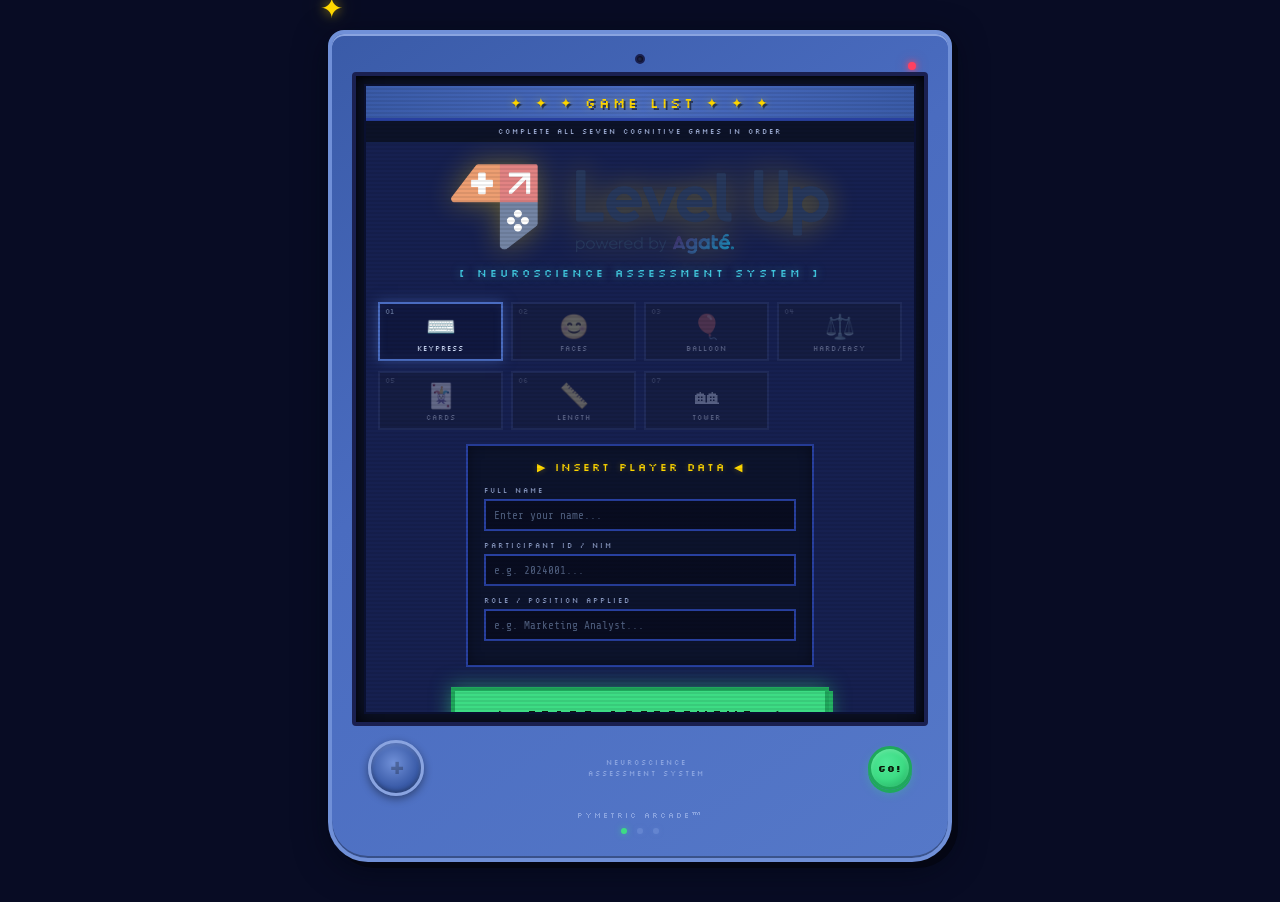
<file: index.html>
<!DOCTYPE html>
<html lang="en">
<head>
  <meta charset="UTF-8"/>
  <meta name="viewport" content="width=device-width, initial-scale=1.0"/>
  <title>PYMETRIC ARCADE — Neuroscience Assessment</title>
  <link rel="stylesheet" href="css/arcade.css"/>
  <style>
    /* ─── Page-specific layout overrides ─── */
    html, body {
      margin: 0; padding: 0;
      display: flex; align-items: center; justify-content: center;
      min-height: 100vh;
    }
    body::before { display: none; }

    /* ─── GBA device centering ─── */
    .gba-device { padding-top: 30px; padding-bottom: 40px; }

    /* ─── Star decoration (top-left of device) ─── */
    .gba-star-decor {
      position: absolute;
      top: -8px; left: 12px;
      font-size: 28px;
      color: var(--gba-gold);
      text-shadow: 0 0 12px rgba(255,215,0,0.6), 0 0 30px rgba(255,215,0,0.3);
      animation: starSpin 4s linear infinite;
      z-index: 10;
    }
    @keyframes starSpin {
      0%   { transform: rotate(0deg) scale(1); }
      50%  { transform: rotate(180deg) scale(1.15); }
      100% { transform: rotate(360deg) scale(1); }
    }

    /* ─── Camera dot (top-center of GBA body) ─── */
    .gba-camera {
      width: 10px; height: 10px;
      background: radial-gradient(circle at 40% 35%, #2a3060, #0c1028);
      border: 2px solid #1a2050;
      border-radius: 50%;
      margin: 0 auto 8px;
      box-shadow: inset 0 1px 3px rgba(0,0,0,0.8), 0 0 4px rgba(74,108,192,0.2);
    }

    /* ─── Power LED (top-right) ─── */
    .gba-power-led {
      position: absolute;
      top: 28px; right: 32px;
      width: 8px; height: 8px;
      background: var(--gba-red-hot);
      border-radius: 50%;
      box-shadow: 0 0 6px var(--gba-red-hot), 0 0 14px rgba(255,64,96,0.4);
      animation: ledPulse 2s ease infinite;
    }
    @keyframes ledPulse { 0%,100%{opacity:1;} 50%{opacity:0.4;} }

    /* ─── Screen content area ─── */
    .gba-screen {
      max-height: 70vh;
      overflow-y: auto;
      scrollbar-width: none;
    }
    .gba-screen::-webkit-scrollbar { display: none; }

    .gba-screen-inner {
      position: relative;
      z-index: 1;
      padding: 0 0 16px;
    }

    /* ─── Screen title bar ─── */
    .screen-titlebar {
      background: linear-gradient(90deg, var(--gba-frame) 0%, var(--gba-frame-mid) 50%, var(--gba-frame) 100%);
      padding: 8px 12px 6px;
      text-align: center;
      border-bottom: 3px solid var(--gba-card-border);
    }
    .screen-titlebar-text {
      font-family: var(--font-pixel);
      font-size: 14px;
      color: var(--gba-gold);
      letter-spacing: 3px;
      text-shadow: 2px 2px 0 rgba(0,0,0,0.5), 0 0 10px rgba(255,215,0,0.4);
    }
    .screen-subtitle {
      background: var(--gba-screen-bg);
      padding: 6px 12px;
      text-align: center;
      border-bottom: 2px solid rgba(40,64,160,0.3);
    }
    .screen-subtitle-text {
      font-family: var(--font-pixel);
      font-size: 7px;
      color: var(--gba-text-mid);
      letter-spacing: 2px;
    }

    /* ─── Logo section ─── */
    .gba-logo-section {
      text-align: center;
      padding: 20px 16px 12px;
    }
    .gba-logo-img {
      height: clamp(50px, 9vw, 90px);
      width: auto;
      max-width: 75%;
      image-rendering: auto;
      filter: drop-shadow(0 0 14px rgba(255,215,0,0.35));
    }
    .gba-logo-subtitle {
      font-family: var(--font-pixel);
      font-size: clamp(8px, 1.4vw, 11px);
      color: var(--gba-cyan);
      letter-spacing: 3px;
      text-shadow: 0 0 8px rgba(64,200,224,0.5);
      margin-top: 8px;
    }

    /* ─── Game list grid (GBA lobby style) ─── */
    .gba-game-grid {
      display: grid;
      grid-template-columns: repeat(4, 1fr);
      gap: 8px;
      padding: 10px 12px;
      max-width: 100%;
    }
    .gba-game-card {
      background: var(--gba-card-bg);
      border: 2px solid var(--gba-card-border);
      padding: 8px 6px 6px;
      text-align: center;
      position: relative;
      transition: var(--transition-pixel);
      cursor: default;
    }
    .gba-game-card .gc-num {
      position: absolute;
      top: 3px; left: 5px;
      font-family: var(--font-pixel);
      font-size: 7px;
      color: var(--gba-text-muted);
    }
    .gba-game-card .gc-icon {
      font-size: 24px;
      line-height: 1;
      margin: 4px 0 4px;
      display: block;
    }
    .gba-game-card .gc-name {
      font-family: var(--font-pixel);
      font-size: 7px;
      color: var(--gba-text);
      letter-spacing: 1px;
      line-height: 1.3;
    }

    /* Card states */
    .gba-game-card.gc-next {
      border-color: var(--gba-frame-mid);
      box-shadow: 0 0 12px rgba(74,108,192,0.5), inset 0 0 8px rgba(74,108,192,0.1);
      animation: glowPulse 2s ease infinite;
    }
    .gba-game-card.gc-locked {
      opacity: 0.35;
      filter: grayscale(0.5);
    }

    /* Second row: 3 cards + empty cell */
    .gba-game-grid-row2 {
      display: grid;
      grid-template-columns: repeat(4, 1fr);
      gap: 8px;
      padding: 0 12px 10px;
    }

    /* ─── Registration form (inside screen) ─── */
    .gba-form-section {
      max-width: 380px;
      margin: 4px auto 12px;
      padding: 0 16px;
    }
    .gba-form-box {
      background: rgba(12,18,40,0.9);
      border: 2px solid var(--gba-card-border);
      padding: 14px 16px;
      box-shadow: inset 0 0 12px rgba(0,0,0,0.4);
    }
    .gba-form-title {
      font-family: var(--font-pixel);
      font-size: 11px;
      color: var(--gba-gold);
      letter-spacing: 2px;
      margin-bottom: 12px;
      text-align: center;
      text-shadow: 0 0 6px rgba(255,215,0,0.3);
    }
    .gba-form-group {
      margin-bottom: 10px;
    }
    .gba-form-label {
      display: block;
      font-family: var(--font-pixel);
      font-size: 7px;
      color: var(--gba-text-dim);
      letter-spacing: 2px;
      margin-bottom: 4px;
    }
    .gba-form-input {
      width: 100%;
      background: #080c20;
      border: 2px solid var(--gba-card-border);
      color: var(--gba-text);
      font-family: var(--font-retro);
      font-size: 12px;
      padding: 7px 8px;
      outline: none;
      box-sizing: border-box;
      transition: var(--transition-pixel);
    }
    .gba-form-input:focus {
      border-color: var(--gba-frame-mid);
      box-shadow: 0 0 8px rgba(74,108,192,0.35);
    }
    .gba-form-input::placeholder {
      color: var(--gba-text-faint);
      font-size: 11px;
    }

    /* ─── Start button area ─── */
    .gba-start-wrap {
      text-align: center;
      padding: 8px 16px 4px;
    }
    .gba-start-hint {
      font-family: var(--font-pixel);
      font-size: 7px;
      color: var(--gba-text-faint);
      letter-spacing: 1px;
      margin-top: 8px;
    }

    /* ─── Footer ─── */
    .gba-footer {
      text-align: center;
      padding: 6px 8px;
      font-family: var(--font-pixel);
      font-size: 6px;
      color: var(--gba-text-faint);
      letter-spacing: 2px;
      opacity: 0.5;
    }

    /* ─── Controls area below screen ─── */
    .gba-bottom-controls {
      display: flex;
      align-items: center;
      justify-content: space-between;
      padding: 14px 16px 6px;
    }

    /* D-pad (decorative) */
    .gba-dpad-circle {
      width: 56px; height: 56px;
      background: radial-gradient(circle at 45% 40%, var(--gba-frame-hi), var(--gba-frame) 60%, #2a4888);
      border: 3px solid var(--gba-frame-hilight);
      border-radius: 50%;
      position: relative;
      box-shadow:
        inset 0 2px 4px rgba(255,255,255,0.15),
        inset 0 -2px 4px rgba(0,0,0,0.3),
        0 3px 8px rgba(0,0,0,0.4);
    }
    .gba-dpad-circle::before {
      content: '+';
      position: absolute;
      top: 50%; left: 50%;
      transform: translate(-50%, -50%);
      font-size: 28px;
      font-weight: bold;
      color: rgba(0,0,0,0.25);
      line-height: 1;
    }

    /* Center label */
    .gba-center-label {
      font-family: var(--font-pixel);
      font-size: 7px;
      color: var(--gba-frame-hilight);
      letter-spacing: 2px;
      text-align: center;
      max-width: 160px;
      line-height: 1.6;
    }

    /* GO button (decorative) */
    .gba-go-btn {
      width: 44px; height: 44px;
      background: radial-gradient(circle at 40% 35%, var(--gba-green-light), var(--gba-green) 50%, var(--gba-green-dark));
      border: 3px solid var(--gba-green-dark);
      border-radius: 50%;
      display: flex;
      align-items: center;
      justify-content: center;
      font-family: var(--font-pixel);
      font-size: 9px;
      color: #0a1a0a;
      font-weight: bold;
      letter-spacing: 1px;
      cursor: pointer;
      box-shadow:
        inset 0 2px 4px rgba(255,255,255,0.2),
        0 3px 0 var(--gba-green-dark),
        0 4px 10px rgba(61,220,132,0.3);
      transition: var(--transition-pixel);
    }
    .gba-go-btn:active {
      transform: translateY(2px);
      box-shadow: inset 0 2px 4px rgba(0,0,0,0.3), 0 1px 0 var(--gba-green-dark);
    }

    /* ─── Bottom LED dots ─── */
    .gba-led-dots {
      display: flex;
      justify-content: center;
      gap: 10px;
      padding: 8px 0 4px;
    }
    .gba-led-dot {
      width: 6px; height: 6px;
      border-radius: 50%;
      background: var(--gba-frame-hi);
      box-shadow: 0 0 4px rgba(112,144,216,0.5);
      opacity: 0.6;
    }
    .gba-led-dot.active {
      background: var(--gba-green);
      box-shadow: 0 0 6px rgba(61,220,132,0.6);
      opacity: 1;
      animation: ledPulse 2s ease infinite;
    }

    /* ─── Error alert ─── */
    .alert-gba {
      background: rgba(255,64,96,0.1);
      border: 2px solid var(--gba-red);
      color: var(--gba-red);
      font-family: var(--font-pixel);
      font-size: 9px;
      padding: 8px 10px;
      text-align: center;
      letter-spacing: 1px;
      margin-top: 8px;
    }
    .hidden { display: none; }

    /* Shake animation */
    @keyframes shake {
      0%,100% { transform: translateX(0); }
      20%     { transform: translateX(-6px); }
      40%     { transform: translateX(6px); }
      60%     { transform: translateX(-4px); }
      80%     { transform: translateX(4px); }
    }
    .anim-shake { animation: shake 0.4s ease; }

    /* ─── Glow pulse (for next card) ─── */
    @keyframes glowPulse {
      0%,100% { box-shadow: 0 0 12px rgba(74,108,192,0.4), inset 0 0 6px rgba(74,108,192,0.1); }
      50%     { box-shadow: 0 0 20px rgba(74,108,192,0.7), inset 0 0 10px rgba(74,108,192,0.15); }
    }
  </style>
</head>
<body>

<div class="gba-device">
  <!-- Decorative star (top-left) -->
  <div class="gba-star-decor">&#10022;</div>

  <!-- GBA Body Shell -->
  <div class="gba-body">
    <!-- Camera dot (top-center) -->
    <div class="gba-camera"></div>

    <!-- Power LED (top-right) -->
    <div class="gba-power-led" id="tv-led"></div>

    <!-- Screen Bezel -->
    <div class="gba-screen-bezel">
      <div class="gba-screen" id="tv-screen">

        <div class="gba-screen-inner">
          <!-- Title bar -->
          <div class="screen-titlebar">
            <div class="screen-titlebar-text">&#10022; &#10022; &#10022; GAME LIST &#10022; &#10022; &#10022;</div>
          </div>
          <div class="screen-subtitle">
            <div class="screen-subtitle-text">COMPLETE ALL SEVEN COGNITIVE GAMES IN ORDER</div>
          </div>

          <!-- Logo Section -->
          <div class="gba-logo-section">
            <img src="Logo_Full Color - transparent.png" class="gba-logo-img" alt="Pymetric Arcade">
            <div class="gba-logo-subtitle">[ NEUROSCIENCE ASSESSMENT SYSTEM ]</div>
          </div>

          <!-- Game List Grid: Row 1 (4 cards) -->
          <div class="gba-game-grid">
            <div class="gba-game-card gc-next">
              <span class="gc-num">01</span>
              <span class="gc-icon">&#9000;&#65039;</span>
              <div class="gc-name">KEYPRESS</div>
            </div>
            <div class="gba-game-card gc-locked">
              <span class="gc-num">02</span>
              <span class="gc-icon">&#128522;</span>
              <div class="gc-name">FACES</div>
            </div>
            <div class="gba-game-card gc-locked">
              <span class="gc-num">03</span>
              <span class="gc-icon">&#127880;</span>
              <div class="gc-name">BALLOON</div>
            </div>
            <div class="gba-game-card gc-locked">
              <span class="gc-num">04</span>
              <span class="gc-icon">&#9878;&#65039;</span>
              <div class="gc-name">HARD/EASY</div>
            </div>
          </div>

          <!-- Game List Grid: Row 2 (3 cards + empty cell) -->
          <div class="gba-game-grid-row2">
            <div class="gba-game-card gc-locked">
              <span class="gc-num">05</span>
              <span class="gc-icon">&#127183;</span>
              <div class="gc-name">CARDS</div>
            </div>
            <div class="gba-game-card gc-locked">
              <span class="gc-num">06</span>
              <span class="gc-icon">&#128207;</span>
              <div class="gc-name">LENGTH</div>
            </div>
            <div class="gba-game-card gc-locked">
              <span class="gc-num">07</span>
              <span class="gc-icon">&#127960;</span>
              <div class="gc-name">TOWER</div>
            </div>
            <div></div>
          </div>

          <!-- Registration Form -->
          <div class="gba-form-section">
            <div class="gba-form-box">
              <div class="gba-form-title">&#9654; INSERT PLAYER DATA &#9664;</div>
              <div class="gba-form-group">
                <label class="gba-form-label">FULL NAME</label>
                <input type="text" id="playerName" class="gba-form-input" placeholder="Enter your name..." autocomplete="off"/>
              </div>
              <div class="gba-form-group">
                <label class="gba-form-label">PARTICIPANT ID / NIM</label>
                <input type="text" id="playerId" class="gba-form-input" placeholder="e.g. 2024001..." autocomplete="off"/>
              </div>
              <div class="gba-form-group">
                <label class="gba-form-label">ROLE / POSITION APPLIED</label>
                <input type="text" id="playerRole" class="gba-form-input" placeholder="e.g. Marketing Analyst..." autocomplete="off"/>
              </div>
              <div id="form-error" class="alert-gba hidden">
                Please fill in all fields before starting.
              </div>
            </div>
          </div>

          <!-- Start Button -->
          <div class="gba-start-wrap">
            <button class="btn-start" id="btnStart" onclick="startAssessment()">&#9654; START ASSESSMENT &#9664;</button>
            <div class="gba-start-hint">Games played in sequence - No skip allowed</div>
          </div>

          <!-- Footer -->
          <div class="gba-footer">&copy; PYMETRIC ARCADE 2025 &#9733; NEUROSCIENCE-BASED ASSESSMENT &#9733; ALL SESSIONS ARE MONITORED</div>
        </div>

      </div>
    </div><!-- /gba-screen-bezel -->

    <!-- Bottom Controls Area -->
    <div class="gba-bottom-controls">
      <!-- D-pad (left, decorative) -->
      <div class="gba-dpad-circle"></div>

      <!-- Center Label -->
      <div class="gba-center-label">NEUROSCIENCE<br>ASSESSMENT SYSTEM</div>

      <!-- GO button (right, decorative) -->
      <div class="gba-go-btn" onclick="startAssessment()">GO!</div>
    </div>

    <!-- GBA Label -->
    <div class="gba-label">PYMETRIC ARCADE&trade;</div>

    <!-- LED Indicator Dots -->
    <div class="gba-led-dots">
      <div class="gba-led-dot active"></div>
      <div class="gba-led-dot"></div>
      <div class="gba-led-dot"></div>
    </div>

  </div><!-- /gba-body -->
</div><!-- /gba-device -->

<script>
  function startAssessment() {
    const name = document.getElementById('playerName').value.trim();
    const id   = document.getElementById('playerId').value.trim();
    const role = document.getElementById('playerRole').value.trim();
    const err  = document.getElementById('form-error');

    if (!name || !id || !role) {
      err.classList.remove('hidden');
      err.classList.add('anim-shake');
      setTimeout(() => { err.classList.remove('anim-shake'); }, 600);
      return;
    }
    err.classList.add('hidden');

    sessionStorage.setItem('pymetric_name',  name);
    sessionStorage.setItem('pymetric_id',    id);
    sessionStorage.setItem('pymetric_role',  role);
    sessionStorage.setItem('pymetric_start', Date.now());

    const btn = document.getElementById('btnStart');
    btn.textContent = '\u25B6 LOADING... \u25C0';
    btn.style.pointerEvents = 'none';
    btn.style.opacity = '0.6';

    const led = document.getElementById('tv-led');
    led.style.background = '#ff4757';
    led.style.boxShadow = '0 0 8px #ff4757';

    // Screen shutdown transition then redirect
    const screen = document.getElementById('tv-screen');
    screen.style.transition = 'all 0.35s ease';
    screen.style.filter = 'brightness(2)';
    setTimeout(() => {
      screen.style.filter = 'brightness(0)';
      screen.style.transform = 'scaleY(0.015)';
      setTimeout(() => { window.location.href = 'assessment.html'; }, 450);
    }, 220);
  }

  document.addEventListener('keydown', e => { if (e.key === 'Enter') startAssessment(); });
</script>
</body>
</html>
</file>
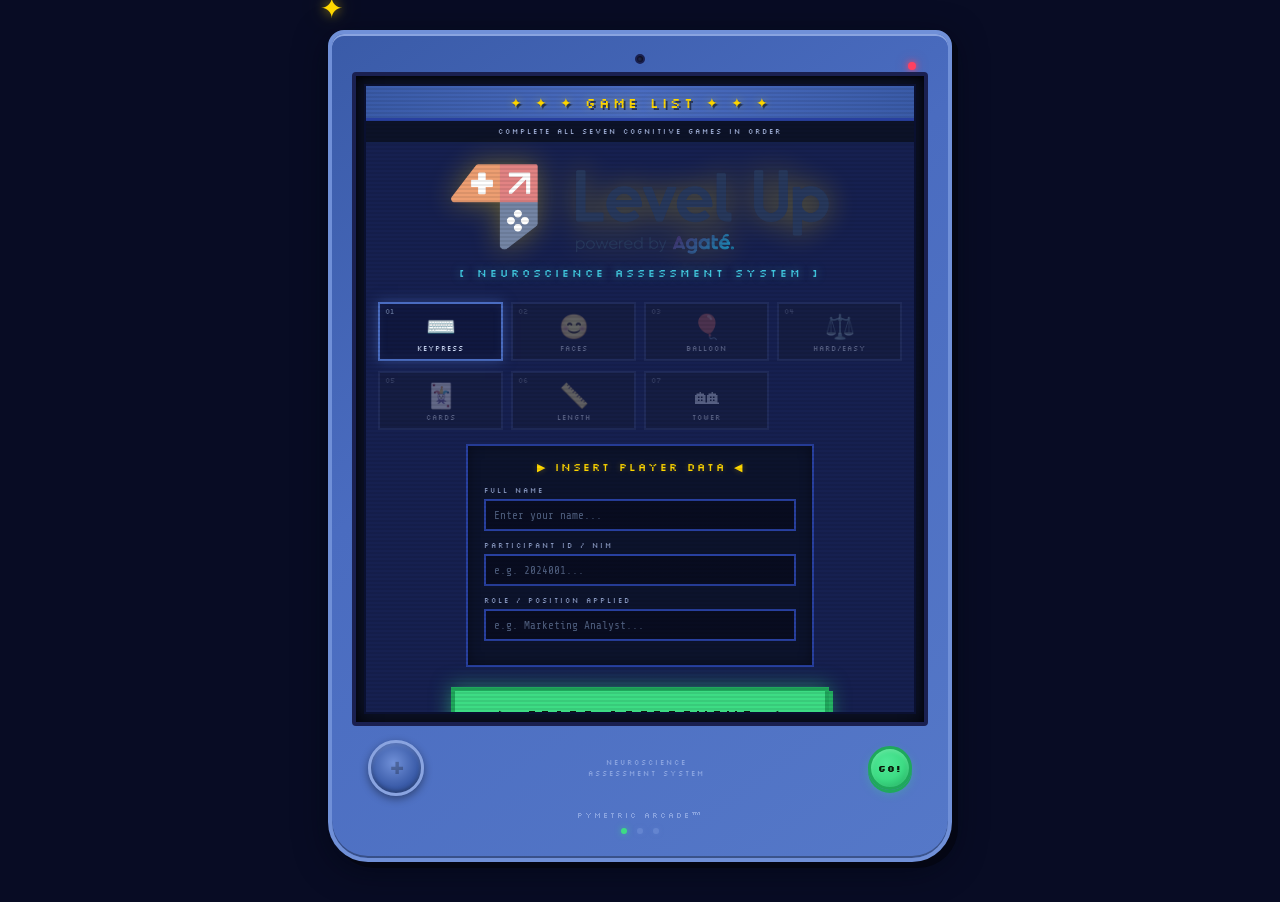
<file: assessment.html>
<!DOCTYPE html>
<html lang="en">
<head>
  <meta charset="UTF-8"/>
  <meta name="viewport" content="width=device-width, initial-scale=1.0"/>
  <title>PYMETRIC ARCADE — Assessment</title>
  <link rel="stylesheet" href="css/arcade.css"/>
  <style>
    body {
      background: var(--gba-bg-deep);
      overflow-x: hidden;
    }

    /* ── Layout ── */
    #assessment-wrap { display: flex; min-height: 100vh; flex-direction: column; }
    #top-bar {
      background: var(--gba-bg-deep);
      border-bottom: 4px solid var(--gba-frame-mid);
      padding: 10px 16px;
      display: flex; align-items: center; justify-content: space-between;
      flex-wrap: wrap; gap: 8px; position: sticky; top: 0; z-index: 100;
    }
    #top-bar .logo {
      font-family: var(--font-pixel); font-size: 14px;
      color: var(--gba-gold); letter-spacing: 2px;
    }
    #player-info-bar { display: flex; align-items: center; gap: 12px; flex-wrap: wrap; }
    #player-info-bar span { font-family: var(--font-pixel); font-size: 10px; color: var(--gba-text-dim); letter-spacing: 1px; }
    #player-info-bar b { color: var(--gba-text); }

    #main-body { display: flex; flex: 1; gap: 0; }

    /* Sidebar */
    #sidebar {
      width: 220px; min-width: 220px;
      background: rgba(0,0,0,0.5);
      border-right: 4px solid var(--gba-card-border);
      padding: 16px 0; display: flex; flex-direction: column;
    }
    #sidebar h3 {
      font-family: var(--font-pixel); font-size: 10px;
      color: var(--gba-text-dim); letter-spacing: 2px;
      padding: 0 16px 10px; border-bottom: 3px solid var(--gba-card-border);
      margin-bottom: 8px;
    }
    .sidebar-game-item {
      padding: 10px 16px; display: flex; align-items: center; gap: 10px;
      cursor: default; transition: var(--transition-pixel);
      border-left: 4px solid transparent;
    }
    .sidebar-game-item.active {
      background: rgba(74,108,192,0.15);
      border-left-color: var(--gba-frame-mid);
      color: var(--gba-frame-mid);
    }
    .sidebar-game-item.done {
      background: rgba(61,220,132,0.08);
      border-left-color: var(--gba-green);
      color: var(--gba-green);
    }
    .sidebar-game-item.locked { opacity: 0.4; }
    .s-num {
      font-family: var(--font-pixel); font-size: 10px;
      width: 22px; height: 22px; border: 2px solid currentColor;
      display: flex; align-items: center; justify-content: center; flex-shrink: 0;
    }
    .s-icon { width: 18px; height: 18px; image-rendering: pixelated; opacity: 0.7; flex-shrink: 0; }
    .sidebar-game-item.active .s-icon { opacity: 1; }
    .sidebar-game-item.done .s-icon { opacity: 1; filter: hue-rotate(90deg) brightness(1.2); }
    .s-label { font-family: var(--font-pixel); font-size: 9px; letter-spacing: 1px; }

    /* Sidebar score summary */
    #sidebar-score {
      margin-top: auto; padding: 16px;
      border-top: 3px solid var(--gba-card-border);
    }
    .ss-row { display: flex; justify-content: space-between; margin-bottom: 6px; }
    .ss-label { font-family: var(--font-pixel); font-size: 9px; color: var(--gba-text-dim); letter-spacing: 1px; }
    .ss-val   { font-family: var(--font-pixel); font-size: 10px; color: var(--gba-gold); }

    /* Game area */
    #game-area { flex: 1; padding: 20px; overflow-y: auto; }

    /* Screens */
    .game-screen { display: none; }
    .game-screen.active { display: block; }

    /* Intro screen per game */
    .game-intro-header {
      text-align: center; padding: 20px 0;
    }
    .game-intro-header .big-icon { font-size: 72px; margin-bottom: 8px; }
    .game-intro-header h2 {
      font-family: var(--font-pixel); font-size: 24px;
      color: var(--gba-gold); letter-spacing: 3px; margin-bottom: 6px;
    }
    .game-intro-header p { color: var(--gba-text-dim); font-size: 13px; line-height: 1.8; max-width: 600px; margin: 0 auto; }

    /* Game container */
    .game-panel {
      max-width: 820px; margin: 0 auto;
      background: var(--gba-card-bg); border: 4px solid var(--gba-frame-mid);
      box-shadow: inset 0 0 40px rgba(74,108,192,0.08), var(--shadow-pixel-glow-blue);
      padding: 24px; position: relative;
      image-rendering: pixelated;
    }
    .game-hud {
      display: flex; justify-content: space-between; align-items: center;
      margin-bottom: 16px; padding-bottom: 12px;
      border-bottom: 3px solid var(--gba-card-border);
      flex-wrap: wrap; gap: 8px;
    }

    /* Results summary screen */
    #screen-done {
      text-align: center;
    }
    #screen-done h2 {
      font-family: var(--font-pixel); font-size: 32px;
      color: var(--gba-green); letter-spacing: 4px; margin-bottom: 20px;
      text-shadow: 0 0 20px rgba(61,220,132,0.5);
    }
    .final-table-wrap { max-width: 700px; margin: 0 auto; }

    /* ── Arcade Lobby ── */
    .lobby-wrap { padding: 16px 20px; max-width: 920px; margin: 0 auto; }
    .lobby-header {
      text-align: center; padding: 14px;
      border: 4px solid var(--gba-gold);
      background: rgba(255,215,0,0.04);
      box-shadow: 0 0 24px rgba(255,215,0,0.18);
      margin-bottom: 14px;
    }
    .lobby-title {
      font-family: var(--font-pixel);
      font-size: clamp(16px, 3vw, 26px);
      color: var(--gba-gold);
      letter-spacing: 4px;
      text-shadow: 0 0 18px rgba(255,215,0,0.45);
      margin-bottom: 5px;
    }
    .lobby-subtitle {
      font-family: var(--font-pixel); font-size: 9px;
      color: var(--gba-cyan); letter-spacing: 3px;
    }
    .lobby-ticker {
      background: var(--gba-frame-mid);
      border: 3px solid var(--gba-card-border);
      overflow: hidden; white-space: nowrap;
      padding: 5px 0; margin-bottom: 14px;
    }
    .lobby-ticker span {
      display: inline-block;
      font-family: var(--font-pixel); font-size: 9px;
      color: var(--gba-text); letter-spacing: 2px;
      animation: lobbyTick 22s linear infinite;
    }
    @keyframes lobbyTick { from { transform: translateX(100vw); } to { transform: translateX(-200%); } }

    .lobby-grid {
      display: grid;
      grid-template-columns: repeat(3, 1fr);
      gap: 10px; margin-bottom: 18px;
    }
    @media (max-width: 640px) { .lobby-grid { grid-template-columns: repeat(2, 1fr); } }

    .lobby-card {
      background: rgba(5,5,20,0.95);
      border: 3px solid var(--gba-card-border);
      padding: 12px 10px; text-align: center;
      position: relative; transition: all 0.2s;
    }
    .lobby-card.next-up {
      border-color: var(--gba-gold);
      box-shadow: 0 0 18px rgba(255,215,0,0.35);
      background: rgba(255,215,0,0.05);
      animation: cardGlow 1.6s ease infinite;
    }
    @keyframes cardGlow {
      0%,100% { box-shadow: 0 0 18px rgba(255,215,0,0.35); }
      50%      { box-shadow: 0 0 32px rgba(255,215,0,0.65); }
    }
    .lobby-card.done {
      border-color: var(--gba-green);
      background: rgba(61,220,132,0.07);
    }
    .lobby-card.locked { opacity: 0.5; }
    .lobby-card-num {
      position: absolute; top: 5px; left: 7px;
      font-family: var(--font-pixel); font-size: 8px;
      color: var(--gba-card-border);
    }
    .lobby-card-icon { font-size: 32px; margin: 6px 0 5px; line-height: 1; }
    .lobby-card-name {
      font-family: var(--font-pixel); font-size: 9px;
      color: var(--gba-text); letter-spacing: 1px; margin-bottom: 5px;
    }
    .lobby-card-tags { display: flex; flex-wrap: wrap; gap: 3px; justify-content: center; margin-bottom: 6px; }
    .lobby-card-tags .badge { font-size: 7px; padding: 2px 4px; }
    .lobby-card-status {
      font-family: var(--font-pixel); font-size: 8px; letter-spacing: 1px;
      padding: 2px 6px; border: 2px solid currentColor; display: inline-block;
    }
    .lcs-next   { color: var(--gba-gold); }
    .lcs-locked { color: var(--gba-card-border); }
    .lcs-done   { color: var(--gba-green); }

    .lobby-bottom {
      display: flex; gap: 18px; align-items: center;
      justify-content: center; flex-wrap: wrap;
    }
    .lobby-player-box {
      background: rgba(0,0,0,0.5); border: 3px solid var(--gba-frame-mid);
      padding: 14px 20px; min-width: 200px;
      box-shadow: 0 0 14px rgba(74,108,192,0.25);
    }
    .lobby-player-label {
      font-family: var(--font-pixel); font-size: 8px;
      color: var(--gba-frame-mid); letter-spacing: 3px; margin-bottom: 5px;
    }
    .lobby-player-name {
      font-family: var(--font-pixel); font-size: 13px;
      color: var(--gba-text); letter-spacing: 2px; margin-bottom: 5px;
    }
    .lobby-proctor-warn {
      font-family: var(--font-pixel); font-size: 8px;
      color: var(--gba-red); letter-spacing: 1px;
    }
    .lobby-start-wrap { text-align: center; }
    .lobby-note {
      font-family: var(--font-pixel); font-size: 8px;
      color: var(--gba-card-border); letter-spacing: 1px; margin-top: 7px;
    }
    .lobby-coin {
      font-family: var(--font-pixel); font-size: 9px;
      color: var(--gba-gold); letter-spacing: 2px;
      margin-top: 5px; animation: pulse 1.5s ease infinite;
    }

    /* ── Warning count in top bar ── */
    #warn-counter {
      font-family: var(--font-pixel); font-size: 10px;
      color: var(--gba-red); letter-spacing: 1px;
    }
    #warn-counter.anim-pulse { animation: pulse 0.8s ease infinite; }

    /* ════════════════════════════════════
       ARCADE SPLASH / ATTRACT SCREEN
    ════════════════════════════════════ */
    #arcade-splash {
      position: fixed; inset: 0; z-index: 9999;
      background: #040818;
      display: flex; align-items: center; justify-content: center;
      cursor: pointer; overflow: hidden;
      transition: opacity 0.1s;
    }
    #arcade-splash.exiting {
      animation: splash-exit 0.5s cubic-bezier(0.55,0,1,0.45) forwards;
    }
    @keyframes splash-exit {
      from { transform: translateY(0);    opacity: 1; }
      to   { transform: translateY(-105%); opacity: 0; }
    }
    #arcade-splash.flash { animation: splash-flash 0.25s ease; }
    @keyframes splash-flash {
      0%,100% { background: #040818; }
      50%      { background: rgba(255,210,42,0.12); }
    }

    /* Scanlines */
    .spl-scanlines {
      position: absolute; inset: 0; pointer-events: none; z-index: 2;
      background: repeating-linear-gradient(
        to bottom,
        transparent 0px, transparent 2px,
        rgba(0,0,0,0.32) 2px, rgba(0,0,0,0.32) 4px
      );
    }
    /* CRT vignette */
    .spl-vignette {
      position: absolute; inset: 0; pointer-events: none; z-index: 3;
      background: radial-gradient(ellipse at center,
        transparent 45%, rgba(0,0,8,0.88) 100%);
    }
    /* Pixel noise flicker lines */
    .spl-glitch-line {
      position: absolute; left: 0; right: 0; height: 2px;
      background: rgba(74,108,192,0.25); pointer-events: none; z-index: 4;
      animation: glitch-move 6s linear infinite;
    }
    .spl-glitch-line:nth-child(2) { animation-delay: -2.5s; opacity: 0.4; }
    .spl-glitch-line:nth-child(3) { animation-delay: -4.1s; opacity: 0.2; }
    @keyframes glitch-move {
      0%   { top: -4px; }
      100% { top: 110%; }
    }

    /* Main content */
    .spl-content {
      position: relative; z-index: 5;
      display: flex; flex-direction: column; align-items: center;
      gap: 14px; text-align: center;
      padding: 24px 20px; width: 100%; max-width: 580px;
    }

    /* Scrolling top ticker */
    .spl-ticker-wrap {
      width: 100%; overflow: hidden;
      border-top: 2px solid var(--gba-card-border);
      border-bottom: 2px solid var(--gba-card-border);
      padding: 4px 0;
    }
    .spl-ticker {
      display: inline-block; white-space: nowrap;
      font-family: var(--font-pixel); font-size: 8px;
      color: var(--gba-card-border); letter-spacing: 2px;
      animation: ticker-scroll 14s linear infinite;
    }
    @keyframes ticker-scroll {
      from { transform: translateX(100vw); }
      to   { transform: translateX(-100%); }
    }

    /* Logo */
    .spl-logo {
      height: clamp(48px, 9vw, 88px); width: auto;
      filter: drop-shadow(0 0 18px rgba(255,210,42,0.55));
      animation: spl-logo-glow 2.2s ease-in-out infinite alternate;
    }
    @keyframes spl-logo-glow {
      from { filter: drop-shadow(0 0 8px  rgba(255,210,42,0.35)); }
      to   { filter: drop-shadow(0 0 32px rgba(255,210,42,1)); }
    }

    /* Pixel frame box */
    .spl-frame {
      border: 3px solid var(--gba-frame-mid);
      padding: 16px 28px; width: 100%; box-sizing: border-box;
      background: rgba(74,108,192,0.05);
      box-shadow: 0 0 24px rgba(74,108,192,0.35),
                  inset 0 0 16px rgba(74,108,192,0.06);
      position: relative;
    }
    .spl-frame::before { content: '◼ ◼ ◼'; position: absolute; top: -9px; left: 50%; transform: translateX(-50%);
      font-size: 8px; color: var(--gba-gold); background: #040818; padding: 0 8px; letter-spacing: 6px; }
    .spl-frame::after  { content: '◼ ◼ ◼'; position: absolute; bottom: -9px; left: 50%; transform: translateX(-50%);
      font-size: 8px; color: var(--gba-gold); background: #040818; padding: 0 8px; letter-spacing: 6px; }

    .spl-player-line {
      font-family: var(--font-pixel); font-size: 11px; letter-spacing: 2px;
      color: var(--gba-gold); margin-bottom: 10px;
    }
    .spl-player-line span { color: var(--gba-text); }

    .spl-game-list {
      display: flex; flex-wrap: wrap; justify-content: center;
      gap: 6px 12px; margin-top: 4px;
    }
    .spl-game-tag {
      font-family: var(--font-pixel); font-size: 8px; letter-spacing: 1px;
      color: var(--gba-frame-mid);
      border: 1px solid rgba(74,108,192,0.4); padding: 3px 7px;
    }

    /* INSERT COIN */
    .spl-insert-coin {
      font-family: var(--font-pixel); font-size: clamp(18px, 5vw, 30px);
      color: var(--gba-gold); letter-spacing: 4px;
      text-shadow: 0 0 18px rgba(255,210,42,0.8), 0 0 40px rgba(255,210,42,0.3);
      animation: blink-coin 1s step-start infinite;
    }
    @keyframes blink-coin { 0%,49%{opacity:1;} 50%,100%{opacity:0;} }
    .spl-insert-coin.locked { animation: none; opacity: 1; color: var(--gba-green); }

    .spl-sub {
      font-family: var(--font-pixel); font-size: 9px;
      color: var(--gba-text-dim); letter-spacing: 2px;
      animation: pulse 2.5s ease infinite;
    }

    /* Coin slot */
    .spl-slot {
      display: flex; flex-direction: column; align-items: center; gap: 3px;
    }
    .spl-slot-body {
      width: 64px; height: 34px;
      border: 3px solid var(--gba-card-border); border-radius: 6px;
      background: rgba(0,0,0,0.6);
      display: flex; flex-direction: column; align-items: center; justify-content: center;
      gap: 3px; position: relative;
      box-shadow: inset 0 2px 8px rgba(0,0,0,0.8);
    }
    .spl-slot-body.active { border-color: var(--gba-gold); box-shadow: 0 0 12px rgba(255,210,42,0.5), inset 0 2px 8px rgba(0,0,0,0.8); }
    .spl-slot-slit { width: 28px; height: 3px; background: var(--gba-card-border); border-radius: 2px; }
    .spl-slot-label { font-family: var(--font-pixel); font-size: 6px; color: var(--gba-card-border); letter-spacing: 1px; }

    /* Coin drop animation */
    #spl-coin-drop {
      position: fixed; font-size: 30px; z-index: 10000;
      pointer-events: none; opacity: 0;
      left: 50%; transform: translateX(-50%);
      top: -60px;
    }
    #spl-coin-drop.go {
      animation: coin-fall 0.65s cubic-bezier(0.4,0,0.6,1) forwards;
    }
    @keyframes coin-fall {
      0%   { top: 5%; opacity: 1; }
      85%  { opacity: 1; }
      100% { top: 110%; opacity: 0; }
    }

    .spl-copyright {
      font-family: var(--font-pixel); font-size: 7px;
      color: var(--gba-card-border); letter-spacing: 1px; opacity: 0.45;
    }
  </style>
</head>
<body>

<!-- ══════════════════════════════════════════
     ARCADE ATTRACT / INSERT COIN SCREEN
     Shown before system check. Click or press
     any key to start the session.
════════════════════════════════════════════ -->
<div id="arcade-splash">
  <!-- Scanlines + CRT vignette -->
  <div class="spl-scanlines"></div>
  <div class="spl-vignette"></div>
  <!-- Glitch scan lines -->
  <div class="spl-glitch-line"></div>
  <div class="spl-glitch-line"></div>
  <div class="spl-glitch-line"></div>

  <!-- Falling coin (triggered on click) -->
  <div id="spl-coin-drop">🪙</div>

  <div class="spl-content">

    <!-- Top scrolling ticker -->
    <div class="spl-ticker-wrap">
      <span class="spl-ticker">
        ★ PYMETRIC ARCADE — AI-POWERED PSYCHOMETRIC ASSESSMENT ★
        &nbsp;&nbsp;&nbsp;&nbsp;
        ★ 6 MISSIONS — BALLOON · TOWER · KEYPRESS · HARD/EASY · LENGTHS · FACES ★
        &nbsp;&nbsp;&nbsp;&nbsp;
        ★ PROCTORED SESSION — CAMERA &amp; SCREEN MONITORING ACTIVE ★
        &nbsp;&nbsp;&nbsp;&nbsp;
      </span>
    </div>

    <!-- Logo -->
    <img src="Logo_Full Color - transparent.png" class="spl-logo" alt="Pymetric Arcade">

    <!-- Info frame -->
    <div class="spl-frame">
      <div class="spl-player-line">PLAYER: <span id="splash-player-name">—</span></div>
      <div class="spl-game-list">
        <div class="spl-game-tag">🎈 BALLOON</div>
        <div class="spl-game-tag">🗼 TOWER</div>
        <div class="spl-game-tag">⌨️ KEYPRESS</div>
        <div class="spl-game-tag">⚖️ HARD/EASY</div>
        <div class="spl-game-tag">📏 LENGTHS</div>
        <div class="spl-game-tag">😊 FACES</div>
      </div>
    </div>

    <!-- INSERT COIN -->
    <div class="spl-insert-coin" id="spl-insert-coin">🪙 INSERT COIN</div>
    <div class="spl-sub">PRESS ANY KEY OR CLICK TO START</div>

    <!-- Coin slot visual -->
    <div class="spl-slot">
      <div class="spl-slot-body" id="spl-slot-body">
        <div class="spl-slot-slit"></div>
        <div class="spl-slot-label">SLOT</div>
      </div>
    </div>

    <div class="spl-copyright">© 2025 PYMETRIC AI — ASSESSMENT SYSTEM v1.0</div>
  </div>
</div>

<div id="assessment-wrap">

  <!-- ── TOP BAR ── -->
  <div id="top-bar">
    <div class="logo">
      <img src="Logo_Full Color - transparent.png" alt="Pymetric" style="height:36px;width:auto;vertical-align:middle;image-rendering:auto;">
    </div>
    <div id="player-info-bar">
      <span>PLAYER: <b id="disp-name">—</b></span>
      <span>|</span>
      <span>ID: <b id="disp-id">—</b></span>
      <span>|</span>
      <span id="warn-counter">⚠ WARNINGS: 0</span>
    </div>
    <div style="display:flex;align-items:center;gap:12px;">
      <button id="btn-mute" onclick="toggleMute()" title="Toggle Sound"
        style="background:none;border:2px solid var(--gba-card-border);color:var(--gba-text-dim);font-family:var(--font-pixel);font-size:11px;padding:4px 10px;cursor:pointer;letter-spacing:1px;transition:all 0.2s;"
        onmouseover="this.style.borderColor='var(--gba-gold)';this.style.color='var(--gba-gold)'"
        onmouseout="this.style.borderColor='var(--gba-card-border)';this.style.color='var(--gba-text-dim)'">
        🔊 SFX
      </button>
      <div style="font-family:var(--font-pixel);font-size:10px;color:var(--gba-green);letter-spacing:1px;">
        🔒 PROCTORED SESSION
      </div>
    </div>
  </div>

  <!-- ── MAIN BODY ── -->
  <div id="main-body">

    <!-- SIDEBAR -->
    <div id="sidebar">
      <h3>▶ GAMES</h3>
      <div class="sidebar-game-item locked" id="sidebar-1" data-game="1">
        <div class="s-num">1</div><div class="s-icon" style="font-size:14px;display:flex;align-items:center;justify-content:center;">🎈</div><div class="s-label">BALLOON</div>
      </div>
      <div class="sidebar-game-item locked" id="sidebar-2" data-game="2">
        <div class="s-num">2</div><div class="s-icon" style="font-size:14px;display:flex;align-items:center;justify-content:center;">🗼</div><div class="s-label">TOWER</div>
      </div>
      <div class="sidebar-game-item locked" id="sidebar-3" data-game="3">
        <div class="s-num">3</div><div class="s-icon" style="font-size:14px;display:flex;align-items:center;justify-content:center;">⌨️</div><div class="s-label">KEYPRESS</div>
      </div>
      <div class="sidebar-game-item locked" id="sidebar-4" data-game="4">
        <div class="s-num">4</div><div class="s-icon" style="font-size:14px;display:flex;align-items:center;justify-content:center;">⚡</div><div class="s-label">HARD/EASY</div>
      </div>
      <div class="sidebar-game-item locked" id="sidebar-5" data-game="5">
        <div class="s-num">5</div><div class="s-icon" style="font-size:14px;display:flex;align-items:center;justify-content:center;">📏</div><div class="s-label">LENGTHS</div>
      </div>
      <div class="sidebar-game-item locked" id="sidebar-6" data-game="6">
        <div class="s-num">6</div><div class="s-icon" style="font-size:14px;display:flex;align-items:center;justify-content:center;">😊</div><div class="s-label">FACES</div>
      </div>

      <div id="sidebar-score">
        <div class="ss-row"><span class="ss-label">GAME</span><span class="ss-val" id="ss-current">—</span></div>
        <div class="ss-row"><span class="ss-label">PROGRESS</span><span class="ss-val" id="ss-progress">0/6</span></div>
        <div class="ss-row"><span class="ss-label">WARNINGS</span><span class="ss-val" id="ss-warnings" style="color:var(--gba-red)">0</span></div>
      </div>

      <!-- DEV CHEAT: skip current game -->
      <div style="padding:10px 16px 16px;">
        <button onclick="window.pymetricCheatSkip && window.pymetricCheatSkip()"
          title="DEV: Skip current game (Ctrl+Shift+X)"
          style="width:100%;font-family:var(--font-pixel);font-size:8px;letter-spacing:1px;
                 padding:5px 0;background:rgba(255,107,138,0.12);border:1px dashed var(--gba-red);
                 color:var(--gba-red);cursor:pointer;opacity:0.65;transition:opacity 0.2s;"
          onmouseover="this.style.opacity='1'" onmouseout="this.style.opacity='0.65'">
          ⏭ DEV: SKIP GAME
        </button>
        <div style="font-family:var(--font-pixel);font-size:7px;color:var(--gba-card-border);
                    letter-spacing:1px;text-align:center;margin-top:4px;">
          CTRL+SHIFT+X
        </div>
      </div>
    </div>

    <!-- GAME AREA -->
    <div id="game-area">

      <!-- ══════════════════════════════ -->
      <!-- INTRO (loading/countdown)     -->
      <!-- ══════════════════════════════ -->
      <div class="game-screen active" id="screen-intro">
        <div style="max-width:760px;margin:0 auto;padding:28px 20px;">
          <div style="text-align:center;margin-bottom:18px;">
            <div style="font-size:44px;margin-bottom:6px;">🔒</div>
            <h2 style="font-family:var(--font-pixel);font-size:20px;color:var(--gba-gold);letter-spacing:4px;margin-bottom:4px;">SYSTEM CHECK</h2>
            <p style="font-family:var(--font-pixel);font-size:9px;color:var(--gba-text-dim);letter-spacing:2px;">VERIFYING ENVIRONMENT BEFORE ASSESSMENT</p>
          </div>

          <!-- Dino Runner (plays during loading) -->
          <div style="text-align:center;margin-bottom:16px;">
            <div style="font-family:var(--font-pixel);font-size:8px;color:var(--gba-card-border);letter-spacing:2px;margin-bottom:5px;">MINI ARCADE — PRESS SPACE OR CLICK TO JUMP WHILE CHECKING...</div>
            <canvas id="dino-canvas" width="520" height="110"
              style="border:3px solid var(--gba-frame-mid);background:var(--gba-bg-deep);max-width:100%;cursor:pointer;image-rendering:pixelated;display:block;margin:0 auto;"></canvas>
          </div>

          <!-- Two-column layout: checks + device info -->
          <div style="display:flex;gap:14px;align-items:flex-start;flex-wrap:wrap;">

          <!-- Check items (left column) -->
          <div id="check-list" style="flex:1;min-width:260px;display:flex;flex-direction:column;gap:8px;margin-bottom:16px;">
            <div class="check-item" id="chk-camera">
              <span class="chk-icon">⏳</span>
              <span class="chk-label">📷 CAMERA</span>
              <span class="chk-status">CHECKING...</span>
            </div>
            <div class="check-item" id="chk-network">
              <span class="chk-icon">⏳</span>
              <span class="chk-label">🌐 NETWORK SPEED</span>
              <span class="chk-status">CHECKING...</span>
            </div>
            <div class="check-item" id="chk-mic">
              <span class="chk-icon">⏳</span>
              <span class="chk-label">🎤 MICROPHONE</span>
              <span class="chk-status">CHECKING...</span>
            </div>
            <div class="check-item" id="chk-screen">
              <span class="chk-icon">⏳</span>
              <span class="chk-label">🖥️ SECOND SCREEN</span>
              <span class="chk-status">CHECKING...</span>
            </div>
            <div class="check-item" id="chk-browser">
              <span class="chk-icon">⏳</span>
              <span class="chk-label">🌐 BROWSER</span>
              <span class="chk-status">CHECKING...</span>
            </div>
            <div class="check-item" id="chk-share">
              <span class="chk-icon">⏳</span>
              <span class="chk-label">📺 SCREEN SHARE</span>
              <span class="chk-status">WAITING...</span>
            </div>
          </div><!-- /check-list -->

          <!-- Device info panel (right column) -->
          <div id="device-info-panel" style="display:none;min-width:210px;flex:0 0 210px;
            background:rgba(0,0,0,0.4);border:2px solid var(--gba-card-border);padding:10px 12px;">
            <div style="font-family:var(--font-pixel);font-size:8px;color:var(--gba-frame-mid);
              letter-spacing:2px;margin-bottom:8px;border-bottom:2px solid var(--gba-card-border);padding-bottom:5px;">
              ▶ DEVICE SPECS
            </div>
            <!-- Populated by JS -->
          </div>

          </div><!-- /two-column flex -->

          <!-- Screen share button (needs user gesture) -->
          <div style="text-align:center;margin-bottom:20px;">
            <button class="btn btn-primary" id="btn-share-screen" onclick="triggerScreenShare()" style="display:none;">
              📺 SHARE YOUR SCREEN
            </button>
            <div id="share-hint" style="font-family:var(--font-pixel);font-size:9px;color:var(--gba-text-dim);letter-spacing:1px;margin-top:6px;display:none;">
              SELECT YOUR ENTIRE SCREEN (NOT A WINDOW OR TAB)
            </div>
          </div>

          <!-- Proceed button -->
          <div style="text-align:center;">
            <button class="btn btn-success btn-lg" id="btn-proceed" onclick="proceedToAssessment()" style="display:none;">
              ▶ PROCEED TO ASSESSMENT
            </button>
            <div id="check-note" style="font-family:var(--font-pixel);font-size:9px;color:var(--gba-card-border);letter-spacing:1px;margin-top:10px;display:none;">
              SOME CHECKS FAILED — SESSION WILL BE FLAGGED
            </div>
          </div>

          <div id="init-status" style="font-family:var(--font-pixel);font-size:10px;color:var(--gba-frame-mid);letter-spacing:2px;text-align:center;margin-top:16px;">
            STARTING CHECKS...
          </div>
        </div>

        <style>
          .check-item {
            display:flex; align-items:center; gap:12px;
            padding:10px 16px;
            border:3px solid var(--gba-card-border);
            background:rgba(0,0,0,0.3);
            font-family:var(--font-pixel); font-size:11px; letter-spacing:1px;
            transition:all 0.3s ease;
          }
          .check-item.pass { border-color:var(--gba-green); background:rgba(61,220,132,0.08); }
          .check-item.fail { border-color:var(--gba-red);   background:rgba(255,107,138,0.08); }
          .check-item.warn { border-color:var(--gba-gold); background:rgba(255,215,0,0.08); }
          .chk-icon { font-size:16px; flex-shrink:0; }
          .chk-label { flex:1; color:var(--gba-text-dim); }
          .chk-status { font-size:10px; color:var(--gba-card-border); }
          .check-item.pass .chk-status { color:var(--gba-green); }
          .check-item.fail .chk-status { color:var(--gba-red); }
          .check-item.warn .chk-status { color:var(--gba-gold); }
        </style>
      </div>

      <!-- ══════════════════════════════ -->
      <!-- GAME INTRO (per game)         -->
      <!-- ══════════════════════════════ -->
      <div class="game-screen" id="screen-game-intro">
        <div class="game-intro-header">
          <div class="big-icon" id="intro-icon">🎈</div>
          <h2 id="intro-title">GAME TITLE</h2>
          <p id="intro-desc">Description</p>
        </div>
        <div class="game-panel" style="max-width:640px;">
          <div style="font-family:var(--font-pixel);font-size:12px;color:var(--gba-text-dim);letter-spacing:1px;margin-bottom:14px;">
            📋 INSTRUCTIONS
          </div>
          <div id="intro-instructions" class="instruction-box"></div>
          <div style="text-align:center; margin-top:20px;">
            <button class="btn btn-success btn-lg" id="btnBeginGame">▶ BEGIN GAME</button>
          </div>
          <div style="font-family:var(--font-pixel);font-size:9px;color:var(--gba-card-border);letter-spacing:1px;margin-top:10px;text-align:center;">
            PRESS SPACE OR CLICK TO START
          </div>
        </div>
      </div>

      <!-- ══════════════════════════════ -->
      <!-- ARCADE LOBBY                 -->
      <!-- ══════════════════════════════ -->
      <div class="game-screen" id="screen-lobby">
        <div class="lobby-wrap">
          <div class="lobby-header">
            <div class="lobby-title">▶ MISSION SELECT ◀</div>
            <div class="lobby-subtitle">COMPLETE ALL 6 COGNITIVE ASSESSMENT GAMES IN ORDER</div>
          </div>
          <div class="lobby-ticker">
            <span>★ GAME 1: BALLOON — RISK TAKING ★ &nbsp;&nbsp; GAME 2: TOWER — PLANNING ★ &nbsp;&nbsp; GAME 3: KEYPRESS — MOTOR SPEED ★ &nbsp;&nbsp; GAME 4: HARD/EASY — MOTIVATION ★ &nbsp;&nbsp; GAME 5: LENGTHS — ATTENTION ★ &nbsp;&nbsp; GAME 6: FACES — EMOTIONAL INTELLIGENCE ★ &nbsp;&nbsp; COMPLETE ALL TO FINISH ★ &nbsp;&nbsp;&nbsp;</span>
          </div>

          <!-- Game selection grid (populated by JS) -->
          <div class="lobby-grid" id="lobby-grid"></div>

          <div class="lobby-bottom">
            <div class="lobby-player-box">
              <div class="lobby-player-label">▶ PLAYER 1</div>
              <div class="lobby-player-name" id="lobby-player-name">—</div>
              <div class="lobby-proctor-warn">⚠ AI PROCTORING IS ACTIVE</div>
            </div>
            <div class="lobby-start-wrap">
              <button class="btn btn-success btn-lg" onclick="window.PymetricApp.startMission()"
                style="font-size:15px;padding:14px 44px;letter-spacing:3px;">
                ▶ START ASSESSMENT
              </button>
              <div class="lobby-note">GAMES PLAYED IN SEQUENCE — NO SKIP ALLOWED</div>
              <div class="lobby-coin">[[ INSERT COIN TO BEGIN ]]</div>
            </div>
          </div>
        </div>
      </div>

      <!-- ══════════════════════════════ -->
      <!-- GAME CONTAINERS              -->
      <!-- ══════════════════════════════ -->

      <!-- GAME 1: BALLOON -->
      <div class="game-screen" id="screen-game-1">
        <div class="game-panel">
          <div class="game-hud">
            <div>
              <div class="score-label">ROUND</div>
              <div style="font-family:var(--font-pixel);font-size:18px;color:var(--gba-text);" id="bal-round">1 / 3</div>
            </div>
            <div style="text-align:center;">
              <div class="score-label">ROUND EARNINGS</div>
              <div class="money-display" id="bal-round-money">Rp 0</div>
            </div>
            <div style="text-align:right;">
              <div class="score-label">TOTAL SAVED</div>
              <div class="money-display" id="bal-total-money">Rp 0</div>
            </div>
          </div>
          <div class="balloon-container" id="balloon-area">
            <svg id="balloon-svg" class="balloon-svg" width="160" height="200" viewBox="0 0 160 200" onclick="balloonPump()">
              <ellipse id="balloon-body" cx="80" cy="90" rx="60" ry="70" fill="#ff4757"/>
              <ellipse cx="60" cy="70" rx="15" ry="10" fill="rgba(255,255,255,0.25)"/>
              <line x1="80" y1="160" x2="80" y2="200" stroke="#888" stroke-width="3"/>
              <polygon points="75,158 85,158 80,168" fill="#888"/>
            </svg>
            <div id="balloon-explosion-area"></div>
            <div id="balloon-pump-count" style="position:absolute;top:10px;left:50%;transform:translateX(-50%);font-family:var(--font-pixel);font-size:11px;color:var(--gba-text-dim);letter-spacing:1px;"></div>
          </div>
          <div style="display:flex;gap:12px;justify-content:center;margin-top:16px;">
            <button class="btn btn-danger btn-lg" id="btnPump" onclick="balloonPump()">💨 PUMP (+Rp 500)</button>
            <button class="btn btn-success btn-lg" id="btnSave" onclick="balloonSave()">💰 SAVE & NEXT</button>
          </div>
          <div style="margin-top:16px;">
            <div id="bal-feedback" style="font-family:var(--font-pixel);font-size:11px;text-align:center;min-height:20px;letter-spacing:1px;"></div>
          </div>
        </div>
      </div>

      <!-- GAME 2: TOWER -->
      <div class="game-screen" id="screen-game-2">
        <div class="game-panel" style="position:relative;">
          <div class="game-hud">
            <div><div class="score-label">MOVES</div><div class="score-display" id="tower-moves">0</div></div>
            <div style="text-align:center;"><div class="score-label">OPTIMAL</div><div style="font-family:var(--font-pixel);font-size:18px;color:var(--gba-purple);">31</div></div>
            <div style="text-align:right;"><div class="score-label">TIME</div><div class="timer-display" id="tower-timer">0:00</div></div>
          </div>
          <div id="tower-board" class="tower-board">
            <!-- Pegs rendered by JS -->
          </div>
          <div id="tower-feedback" style="font-family:var(--font-pixel);font-size:11px;text-align:center;margin-top:12px;min-height:20px;letter-spacing:1px;"></div>
          <div style="display:flex;gap:10px;justify-content:center;margin-top:12px;">
            <button class="btn btn-secondary btn-sm" onclick="towerReset()">↺ RESET</button>
            <button class="btn btn-success" id="btnTowerDone" onclick="towerFinish()">⏭ SUBMIT</button>
          </div>
        </div>
      </div>

      <!-- GAME 3: KEYPRESS -->
      <div class="game-screen" id="screen-game-3">
        <div class="game-panel">
          <div class="game-hud">
            <div><div class="score-label">TIME LEFT</div><div class="timer-display" id="kp-timer">30</div></div>
            <div style="text-align:right;"><div class="score-label">PRESSES</div><div id="kp-count-display" style="font-family:var(--font-pixel);font-size:32px;color:var(--gba-frame-mid);">—</div></div>
          </div>
          <div class="keypress-area" id="kp-area" tabindex="0">
            <div>
              <div class="keypress-icon">⌨️</div>
              <div style="font-family:var(--font-pixel);font-size:14px;color:var(--gba-text-dim);letter-spacing:2px;margin-top:8px;text-align:center;">
                PRESS SPACEBAR
              </div>
            </div>
          </div>
          <div id="kp-feedback" style="font-family:var(--font-pixel);font-size:11px;text-align:center;margin-top:12px;min-height:20px;letter-spacing:1px;color:var(--gba-text-dim);"></div>
        </div>
      </div>

      <!-- GAME 4: HARD OR EASY -->
      <div class="game-screen" id="screen-game-4">
        <div class="game-panel">
          <div class="game-hud">
            <div><div class="score-label">ROUND</div><div style="font-family:var(--font-pixel);font-size:18px;" id="he-round">1 / 12</div></div>
            <div style="text-align:center;"><div class="score-label">EARNINGS</div><div class="money-display" id="he-earnings">$0.00</div></div>
            <div style="text-align:right;"><div class="score-label">PHASE</div><div style="font-family:var(--font-pixel);font-size:14px;color:var(--gba-cyan);" id="he-phase">CHOOSE</div></div>
          </div>

          <!-- Phase: CHOOSE -->
          <div id="he-choose-phase">
            <div style="font-family:var(--font-pixel);font-size:11px;color:var(--gba-text-dim);letter-spacing:1px;text-align:center;margin-bottom:14px;">
              SELECT YOUR TASK FOR THIS ROUND
            </div>
            <div class="task-choice-grid" id="he-choices"></div>
          </div>

          <!-- Phase: TASK (keypress challenge) -->
          <div id="he-task-phase" style="display:none;">
            <div style="text-align:center;margin-bottom:12px;">
              <span id="he-task-label" style="font-family:var(--font-pixel);font-size:14px;letter-spacing:2px;"></span>
            </div>
            <div class="keypress-area" id="he-kp-area" tabindex="0" style="height:160px;">
              <div>
                <div style="font-family:var(--font-pixel);font-size:13px;color:var(--gba-text-dim);">PRESS SPACEBAR</div>
                <div style="font-family:var(--font-pixel);font-size:11px;color:var(--gba-card-border);margin-top:4px;" id="he-kp-target"></div>
              </div>
            </div>
            <div style="text-align:center;margin-top:8px;">
              <div class="timer-display" id="he-kp-timer" style="font-size:24px;"></div>
            </div>
          </div>

          <!-- Phase: RESULT -->
          <div id="he-result-phase" style="display:none;text-align:center;padding:20px;">
            <div id="he-result-icon" style="font-size:60px;margin-bottom:12px;"></div>
            <div id="he-result-text" style="font-family:var(--font-pixel);font-size:16px;letter-spacing:2px;margin-bottom:8px;"></div>
            <div id="he-result-sub"  style="font-family:var(--font-retro);font-size:12px;color:var(--gba-text-dim);margin-bottom:20px;"></div>
            <button class="btn btn-primary" onclick="heNextRound()">▶ NEXT ROUND</button>
          </div>

          <div id="he-feedback" style="font-family:var(--font-pixel);font-size:11px;text-align:center;margin-top:10px;min-height:16px;"></div>
        </div>
      </div>

      <!-- GAME 5: LENGTHS -->
      <div class="game-screen" id="screen-game-5">
        <div class="game-panel">
          <div class="game-hud">
            <div><div class="score-label">QUESTION</div><div style="font-family:var(--font-pixel);font-size:18px;" id="len-qnum">1 / 20</div></div>
            <div style="text-align:center;"><div class="score-label">CORRECT</div><div style="font-family:var(--font-pixel);font-size:18px;color:var(--gba-green);" id="len-correct">0</div></div>
            <div style="text-align:right;"><div class="score-label">AVG TIME</div><div style="font-family:var(--font-pixel);font-size:14px;color:var(--gba-cyan);" id="len-avgtime">—</div></div>
          </div>
          <div style="font-family:var(--font-pixel);font-size:12px;color:var(--gba-text-dim);text-align:center;letter-spacing:2px;margin-bottom:16px;">
            CLICK THE LONGER BAR
          </div>
          <div class="lengths-arena" id="len-arena">
            <!-- Bars rendered by JS -->
          </div>
          <div id="len-feedback" style="font-family:var(--font-pixel);font-size:12px;text-align:center;min-height:20px;letter-spacing:1px;margin-top:8px;"></div>
        </div>
      </div>

      <!-- GAME 6: FACES -->
      <div class="game-screen" id="screen-game-6">
        <div class="game-panel">
          <div class="game-hud">
            <div><div class="score-label">QUESTION</div><div style="font-family:var(--font-pixel);font-size:18px;" id="face-qnum">1 / 16</div></div>
            <div style="text-align:center;"><div class="score-label">CORRECT</div><div style="font-family:var(--font-pixel);font-size:18px;color:var(--gba-green);" id="face-correct">0</div></div>
            <div style="text-align:right;"><div class="score-label">AVG TIME</div><div style="font-family:var(--font-pixel);font-size:14px;color:var(--gba-cyan);" id="face-avgtime">—</div></div>
          </div>
          <div style="font-family:var(--font-pixel);font-size:12px;color:var(--gba-text-dim);text-align:center;letter-spacing:2px;margin-bottom:16px;position:relative;">
            IDENTIFY THE EMOTION
            <img src="assets/games/faces/face-empty.png" alt="" style="position:absolute;right:-8px;top:-4px;width:24px;height:24px;image-rendering:pixelated;opacity:0.3;">
          </div>
          <div class="face-display" id="face-stimulus">😊</div>
          <!-- Decorative pixel art face parts -->
          <div style="display:flex;justify-content:center;gap:8px;margin-top:8px;opacity:0.2;">
            <img src="assets/games/faces/eyebrow-l.png" alt="" style="width:20px;height:auto;image-rendering:pixelated;">
            <img src="assets/games/faces/nose.png" alt="" style="width:16px;height:auto;image-rendering:pixelated;">
            <img src="assets/games/faces/mouth.png" alt="" style="width:20px;height:auto;image-rendering:pixelated;">
            <img src="assets/games/faces/eyebrow-r.png" alt="" style="width:20px;height:auto;image-rendering:pixelated;">
          </div>
          <div class="emotion-choices" id="face-choices" style="margin-top:16px;"></div>
          <div id="face-feedback" style="font-family:var(--font-pixel);font-size:12px;text-align:center;min-height:20px;letter-spacing:1px;margin-top:10px;"></div>
        </div>
      </div>

      <!-- ══════════════════════════════ -->
      <!-- FINAL RESULTS SCREEN         -->
      <!-- ══════════════════════════════ -->
      <div class="game-screen" id="screen-done" style="position:relative;overflow:hidden;">
        <!-- Finish screen background asset -->
        <img src="assets/effects/finish-bg.png" alt="" style="position:absolute;top:50%;left:50%;transform:translate(-50%,-50%);width:480px;height:auto;opacity:0.12;image-rendering:pixelated;pointer-events:none;z-index:0;">
        <!-- Finish screen stars overlay -->
        <img src="assets/effects/finish-stars.png" alt="" style="position:absolute;top:10%;left:50%;transform:translateX(-50%);width:360px;height:auto;opacity:0.25;image-rendering:pixelated;pointer-events:none;z-index:0;animation:pulse 2.5s ease infinite;">
        <div style="padding:20px;position:relative;z-index:1;">
          <div style="font-family:var(--font-pixel);font-size:40px;color:var(--gba-green);text-align:center;margin-bottom:8px;letter-spacing:4px;text-shadow:0 0 20px rgba(61,220,132,0.5);">
            ASSESSMENT COMPLETE
          </div>
          <div style="font-family:var(--font-pixel);font-size:12px;color:var(--gba-text-dim);text-align:center;letter-spacing:3px;margin-bottom:30px;">
            ALL GAMES FINISHED — RESULTS SAVED
          </div>

          <div class="final-table-wrap">
            <div class="card card-green" style="margin-bottom:20px;">
              <div class="card-title">▶ PLAYER SUMMARY</div>
              <div class="card-body" id="final-player-info"></div>
            </div>

            <div class="card card-blue" style="margin-bottom:20px;">
              <div class="card-title">▶ PROCTORING LOG</div>
              <div class="card-body" id="final-proctor-log"></div>
            </div>

            <div id="final-game-results"></div>

            <!-- ── SESSION CAPTURES GALLERY ── -->
            <div class="card card-purple" style="margin-top:20px;" id="final-captures-card">
              <div class="card-title">📷 SESSION CAPTURES</div>
              <div class="card-body" id="final-captures">
                <div style="font-family:var(--font-pixel);font-size:9px;color:var(--gba-card-border);letter-spacing:1px;">
                  LOADING CAPTURES...
                </div>
              </div>
            </div>

            <div style="text-align:center;margin-top:24px;display:flex;gap:12px;justify-content:center;flex-wrap:wrap;">
              <button class="btn btn-success btn-lg" onclick="downloadResults()">⬇ DOWNLOAD RESULTS (JSON)</button>
            </div>
          </div>
        </div>
      </div>

      <style>
        /* ── Captures gallery ── */
        .card-purple { border-color: var(--gba-purple) !important; }
        .card-purple .card-title { color: var(--gba-purple) !important; border-color: var(--gba-purple) !important; }

        .capture-entry {
          border: 2px solid var(--gba-card-border);
          background: rgba(0,0,0,0.4);
          padding: 10px 12px;
          margin-bottom: 14px;
        }
        .capture-header {
          font-family: var(--font-pixel); font-size: 8px;
          color: var(--gba-cyan); letter-spacing: 2px;
          margin-bottom: 8px;
          display: flex; gap: 16px; flex-wrap: wrap; align-items: center;
        }
        .capture-images {
          display: flex; gap: 10px; flex-wrap: wrap; align-items: flex-start;
        }
        .capture-img-wrap {
          display: flex; flex-direction: column; gap: 4px; align-items: center;
        }
        .capture-img-label {
          font-family: var(--font-pixel); font-size: 7px;
          color: var(--gba-card-border); letter-spacing: 1px;
        }
        .capture-img-wrap img {
          border: 2px solid var(--gba-card-border);
          display: block; cursor: pointer;
          transition: border-color 0.2s;
          max-width: 100%;
        }
        .capture-img-wrap img:hover { border-color: var(--gba-gold); }
        .capture-img-wrap img.cam-thumb  { width: 160px; height: auto; }
        .capture-img-wrap img.scr-thumb  { width: 256px; height: auto; }
        .capture-no-data {
          font-family: var(--font-pixel); font-size: 8px;
          color: var(--gba-card-border); letter-spacing: 1px;
          padding: 4px 0;
        }

        /* Full-screen lightbox */
        #capture-lightbox {
          display: none; position: fixed; inset: 0; z-index: 9999;
          background: rgba(0,0,0,0.92); align-items: center; justify-content: center;
          flex-direction: column; gap: 12px;
        }
        #capture-lightbox.open { display: flex; }
        #capture-lightbox img {
          max-width: 90vw; max-height: 80vh;
          border: 3px solid var(--gba-gold);
          box-shadow: 0 0 40px rgba(255,215,0,0.3);
        }
        #capture-lightbox-label {
          font-family: var(--font-pixel); font-size: 10px;
          color: var(--gba-gold); letter-spacing: 2px;
        }
        #capture-lightbox-close {
          font-family: var(--font-pixel); font-size: 11px;
          color: var(--gba-red); letter-spacing: 2px;
          cursor: pointer; padding: 6px 18px;
          border: 2px solid var(--gba-red); background: none;
        }
        #capture-lightbox-close:hover { background: rgba(255,107,138,0.15); }
      </style>

      <!-- Lightbox overlay -->
      <div id="capture-lightbox" onclick="closeLightbox()">
        <div id="capture-lightbox-label"></div>
        <img id="capture-lightbox-img" src="" alt="capture">
        <button id="capture-lightbox-close" onclick="closeLightbox()">✕ CLOSE</button>
      </div>

    </div><!-- /game-area -->
  </div><!-- /main-body -->
</div><!-- /assessment-wrap -->

<!-- ── PROCTORING UI ── -->
<div id="proctor-cam-wrap" style="display:none;">
  <video id="proctor-video" autoplay muted playsinline></video>
</div>
<div id="proctor-status">CAM: STARTING...</div>
<div id="proctor-warn-banner"></div>
<div id="proctor-overlay" style="display:none;">
  <h1>⛔ VIOLATION</h1>
  <p id="proctor-overlay-msg">TAB SWITCH DETECTED</p>
  <p style="font-size:11px;opacity:0.7;">SESSION FLAGGED — RETURN TO ASSESSMENT</p>
</div>

<!-- Hidden video for screen-stream periodic captures -->
<video id="_proctor_screen_video" style="display:none;" muted autoplay playsinline></video>

<!-- ── SCRIPTS ── -->
<script src="js/sounds.js"></script>
<script>
  function toggleMute() {
    const muted = window.PymetricSounds && window.PymetricSounds.toggleMute();
    const btn = document.getElementById('btn-mute');
    if (btn) btn.textContent = muted ? '🔇 SFX' : '🔊 SFX';
  }
</script>

<!-- ── DINO RUNNER (plays during system check loading) ── -->
<script>
(function () {
  'use strict';
  const C = document.getElementById('dino-canvas');
  if (!C) return;
  const X = C.getContext('2d');
  const W = C.width, H = C.height;
  const GY = H - 14; // ground y

  // Palette
  const BG  = '#080c24';
  const GRN = '#3ddc84';
  const RED = '#ff6b8a';
  const BLU = '#4a6cc0';
  const YLW = '#ffd700';
  const GRY = '#8898c0';
  const DRK = '#0d1440';

  let alive   = true;
  let started = false;
  let raf     = null;
  let lastT   = 0;

  // Dino
  const D = { x: 46, y: 0, w: 18, h: 26, vy: 0, onGround: true, legF: 0 };
  const GRAV   = 1900;
  const JUMP_V = -430;

  // Game state
  let obstacles = [];
  let nextSpawn = 1.5;
  let speed     = 130;
  let score     = 0;
  let hi        = 0;
  let deadTimer = 0;

  function reset() {
    D.y = GY - D.h; D.vy = 0; D.onGround = true; D.legF = 0;
    obstacles = []; nextSpawn = 1.5; speed = 130;
    score = 0; alive = true; deadTimer = 0;
  }

  function jump() {
    if (!alive) { reset(); started = true; return; }
    if (!started) { started = true; return; }
    if (D.onGround) {
      D.vy = JUMP_V; D.onGround = false;
      if (window.PymetricSounds) window.PymetricSounds.sfxPump();
    }
  }

  // Input
  function onKey(e) {
    if (e.code === 'Space' || e.key === ' ') { e.preventDefault(); jump(); }
  }
  function onClick() { jump(); }
  document.addEventListener('keydown', onKey);
  C.addEventListener('click', onClick);

  // Stop (called when player proceeds past system check)
  window._stopDinoGame = function () {
    alive = false;
    if (raf) { cancelAnimationFrame(raf); raf = null; }
    document.removeEventListener('keydown', onKey);
    C.removeEventListener('click', onClick);
  };

  /* ── pixel helpers ── */
  function px(x, y, w, h, col) {
    X.fillStyle = col;
    X.fillRect(Math.round(x), Math.round(y), w, h);
  }

  /* ── draw dino ── */
  function drawDino(dead) {
    const col = dead ? RED : GRN;
    const x = D.x, y = D.y;
    // body
    px(x,     y,      D.w, 18, col);
    // head
    px(x + 2, y - 9,  14, 10, col);
    // eye
    px(x + 10, y - 7,  3,  3, BG);
    // mouth
    px(x + 12, y - 2,  4,  2, col);
    // legs
    if (!dead) {
      const f = Math.floor(D.legF / 5) % 2;
      px(x + 2,  y + 18, 5, f ? 8 : 4, col);
      px(x + 10, y + 18, 5, f ? 4 : 8, col);
    } else {
      px(x + 2,  y + 18, 5, 6, col);
      px(x + 10, y + 18, 5, 6, col);
    }
  }

  /* ── draw cactus ── */
  function drawCactus(ox) {
    // trunk
    px(ox + 6, GY - 30, 8, 30, RED);
    // left arm
    px(ox,     GY - 26, 6,  4, RED);
    px(ox,     GY - 30, 3, 12, RED);
    // right arm
    px(ox + 14, GY - 18, 6,  4, RED);
    px(ox + 17, GY - 22, 3, 12, RED);
  }

  /* ── update ── */
  function update(dt) {
    if (!alive) {
      deadTimer += dt;
      if (deadTimer > 1.0) { reset(); }
      return;
    }
    if (!started) return;

    speed  = 130 + score * 0.35;
    score += dt * speed * 0.01;

    // gravity
    if (!D.onGround) { D.vy += GRAV * dt; D.y += D.vy * dt; }
    if (D.y >= GY - D.h) { D.y = GY - D.h; D.vy = 0; D.onGround = true; }
    if (D.onGround) D.legF += dt * 55;

    // spawn
    nextSpawn -= dt;
    if (nextSpawn <= 0) {
      obstacles.push({ x: W + 8 });
      nextSpawn = (1.0 + Math.random() * 0.9) * (120 / speed);
    }
    obstacles.forEach(o => { o.x -= speed * dt; });
    obstacles = obstacles.filter(o => o.x > -40);

    // collision — shrink hitbox 2px for fairness
    const dx = D.x + 2, dw = D.w - 4, dy = D.y + 2, dh = D.h - 4;
    for (const o of obstacles) {
      if (dx < o.x + 20 && dx + dw > o.x + 6 && dy < GY - 2 && dy + dh > GY - 30) {
        alive = false; deadTimer = 0;
        if (score > hi) hi = Math.floor(score);
        if (window.PymetricSounds) window.PymetricSounds.sfxWrong();
        break;
      }
    }
  }

  /* ── draw ── */
  function draw() {
    // background
    X.fillStyle = BG; X.fillRect(0, 0, W, H);

    // ground
    px(0, GY, W, 3, BLU);
    // ground dashes
    const dashOff = (Date.now() * 0.06) % 24;
    for (let gx = dashOff; gx < W; gx += 24) px(gx, GY + 3, 12, 2, DRK);

    // obstacles
    obstacles.forEach(o => drawCactus(o.x));

    // dino
    drawDino(!alive);

    // score
    X.fillStyle = YLW;
    X.font = 'bold 9px monospace';
    X.textAlign = 'right';
    X.fillText('SCORE ' + Math.floor(score), W - 8, 14);
    if (hi > 0) {
      X.fillStyle = GRY;
      X.fillText('HI ' + hi, W - 8, 25);
    }

    // overlay text
    X.textAlign = 'center';
    if (!alive) {
      X.fillStyle = RED;
      X.font = 'bold 11px monospace';
      X.fillText('GAME OVER  ▶ CLICK / SPACE TO RETRY', W / 2, H / 2 - 6);
    } else if (!started) {
      X.fillStyle = GRY;
      X.font = '9px monospace';
      X.fillText('PRESS SPACE OR CLICK TO JUMP', W / 2, 14);
    }
    X.textAlign = 'left';
  }

  /* ── loop ── */
  function loop(ts) {
    if (raf === null) return;
    const dt = Math.min((ts - lastT) / 1000, 0.05);
    lastT = ts;
    update(dt);
    draw();
    raf = requestAnimationFrame(loop);
  }

  /* ── start ── */
  reset();
  D.y = GY - D.h;
  raf = requestAnimationFrame((ts) => { lastT = ts; raf = requestAnimationFrame(loop); });
})();
</script>

<script src="js/proctoring.js"></script>
<script src="js/games/balloon.js"></script>
<script src="js/games/tower.js"></script>
<script src="js/games/keypress.js"></script>
<script src="js/games/hardeasy.js"></script>
<script src="js/games/lengths.js"></script>
<script src="js/games/faces.js"></script>
<script src="js/app.js"></script>
</body>
</html>
</file>
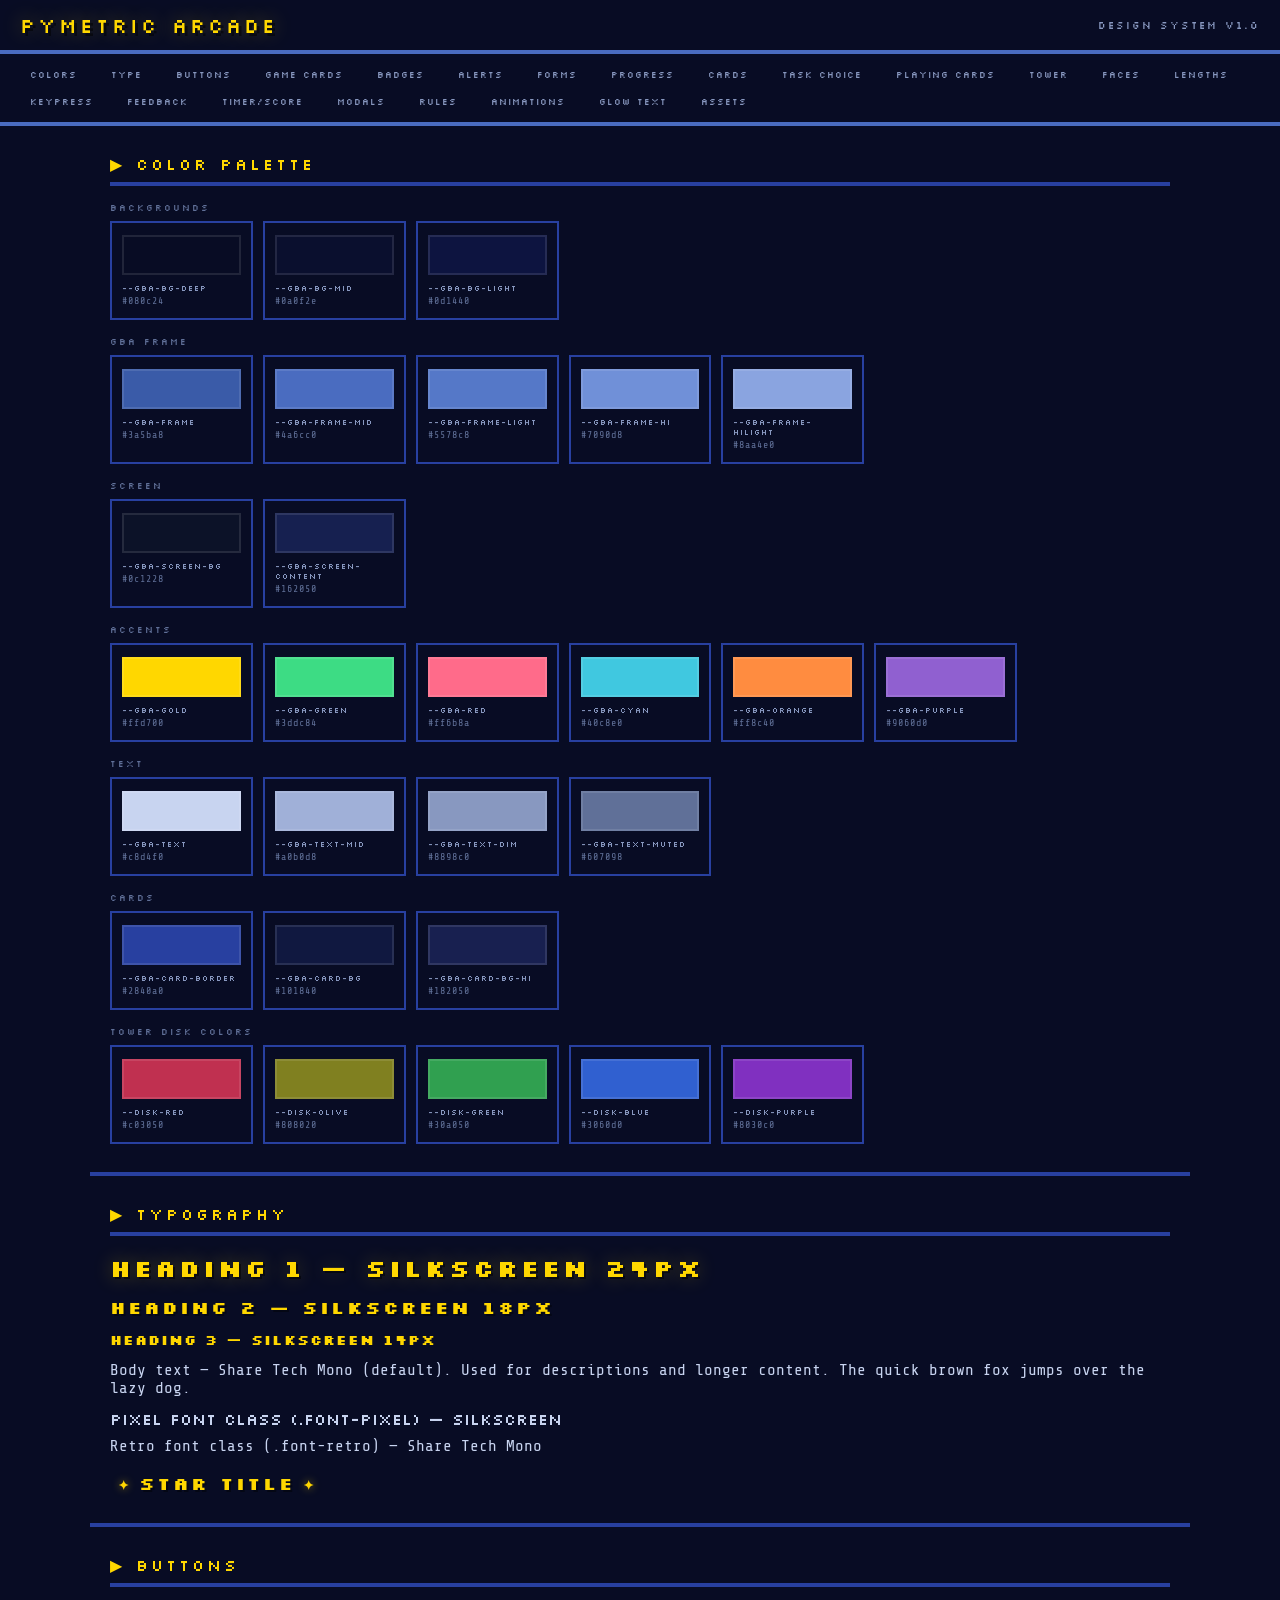
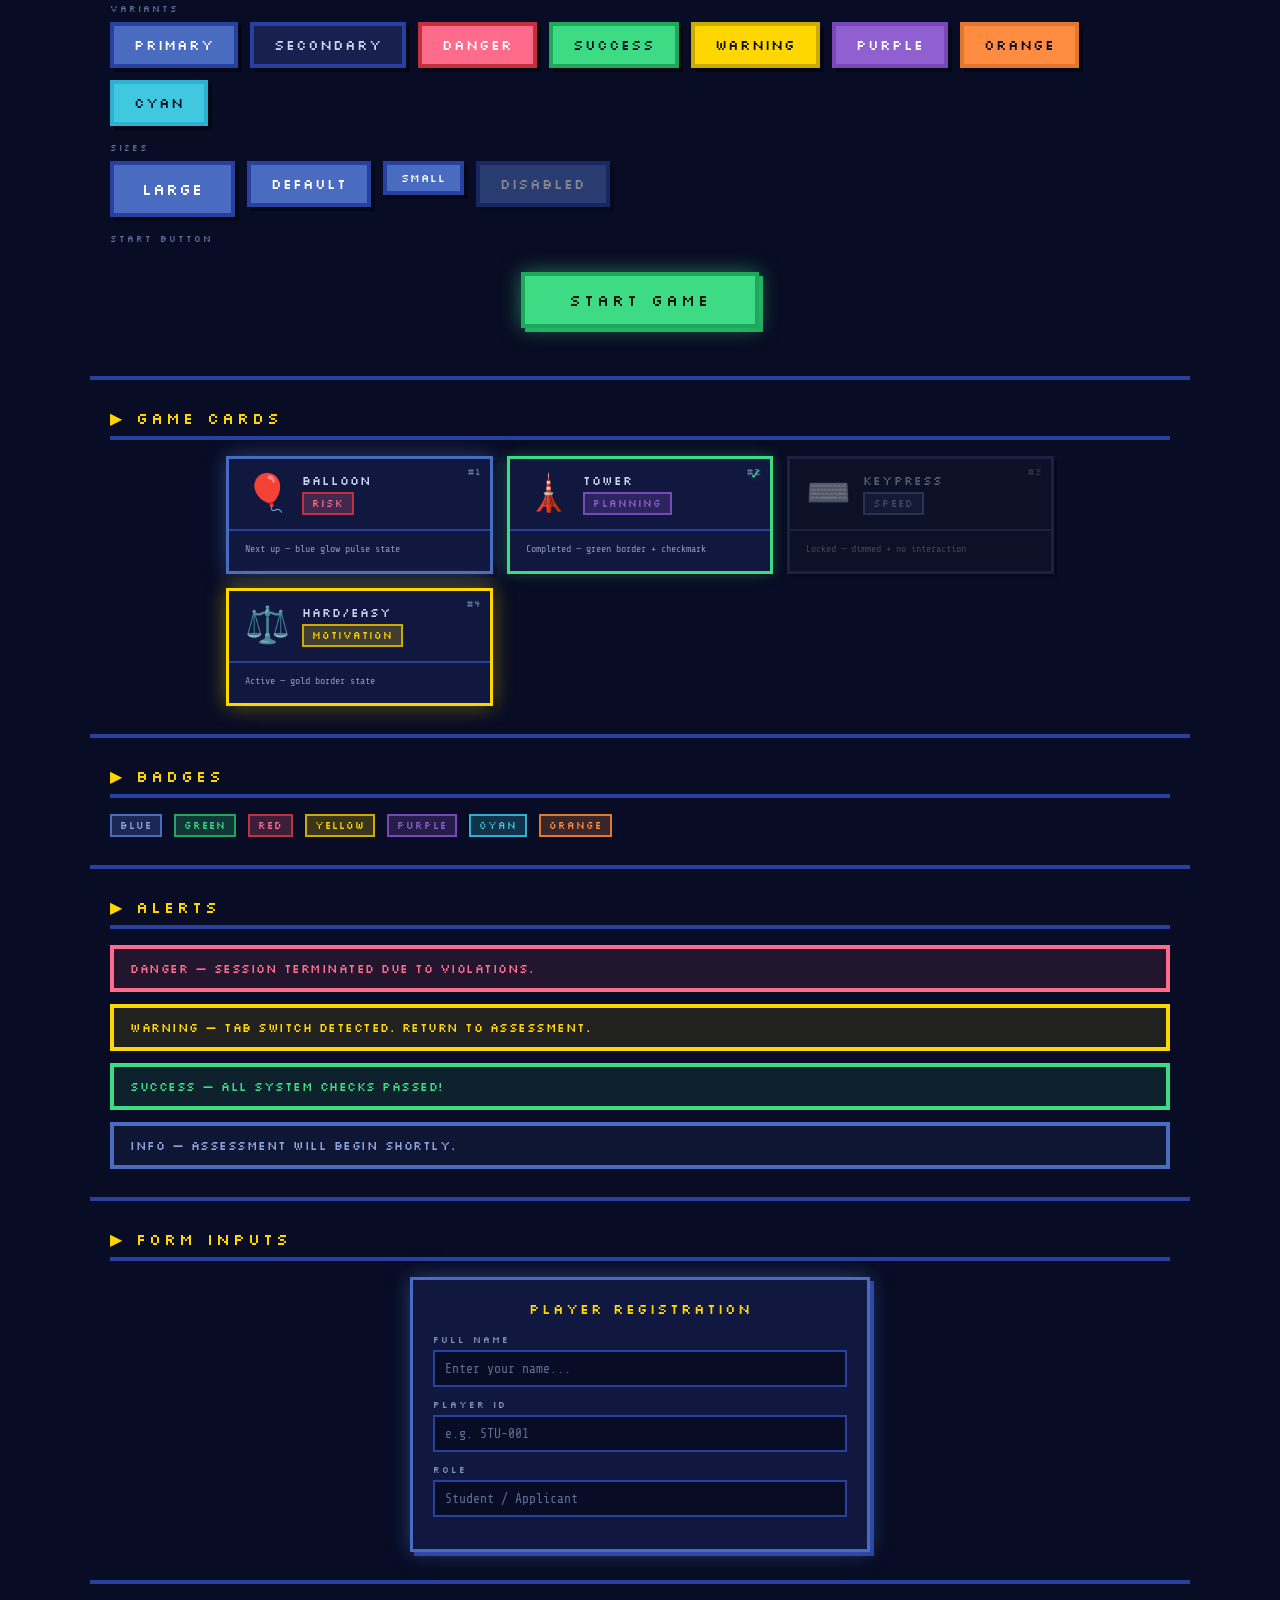
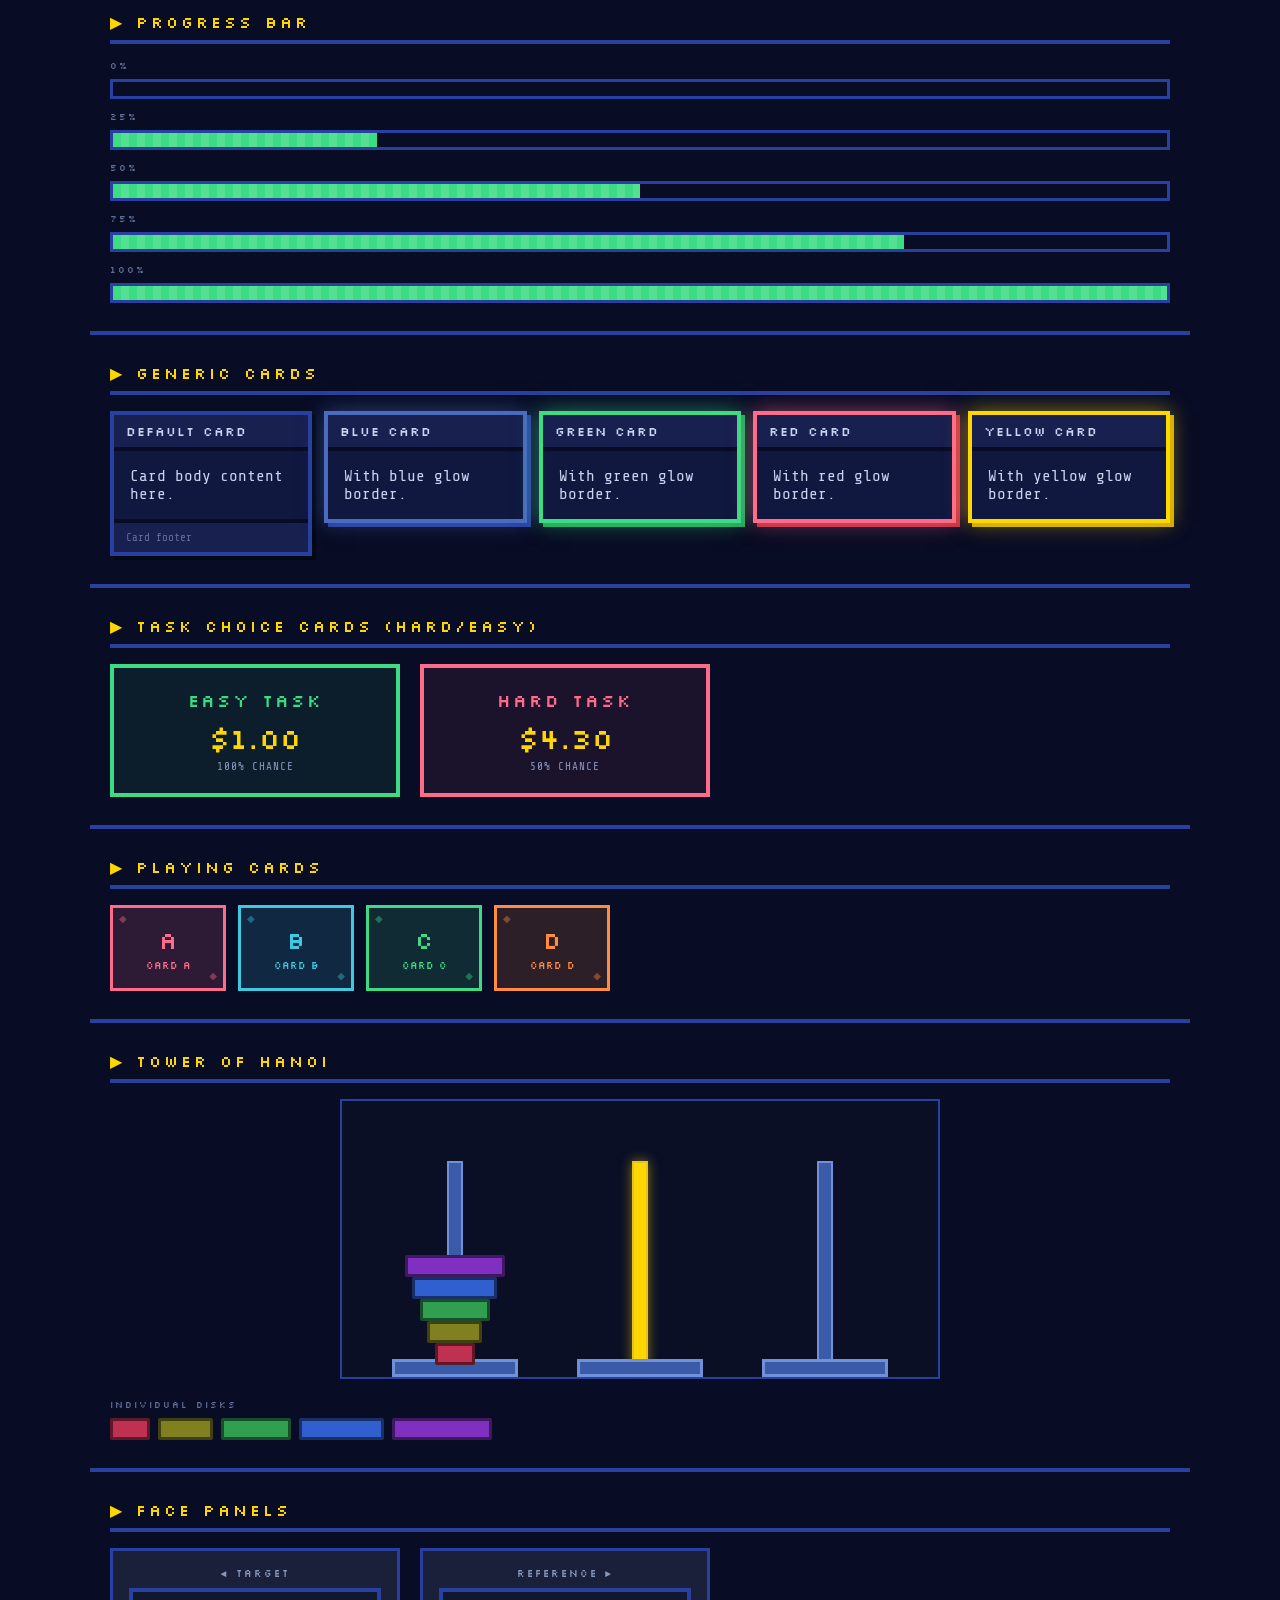
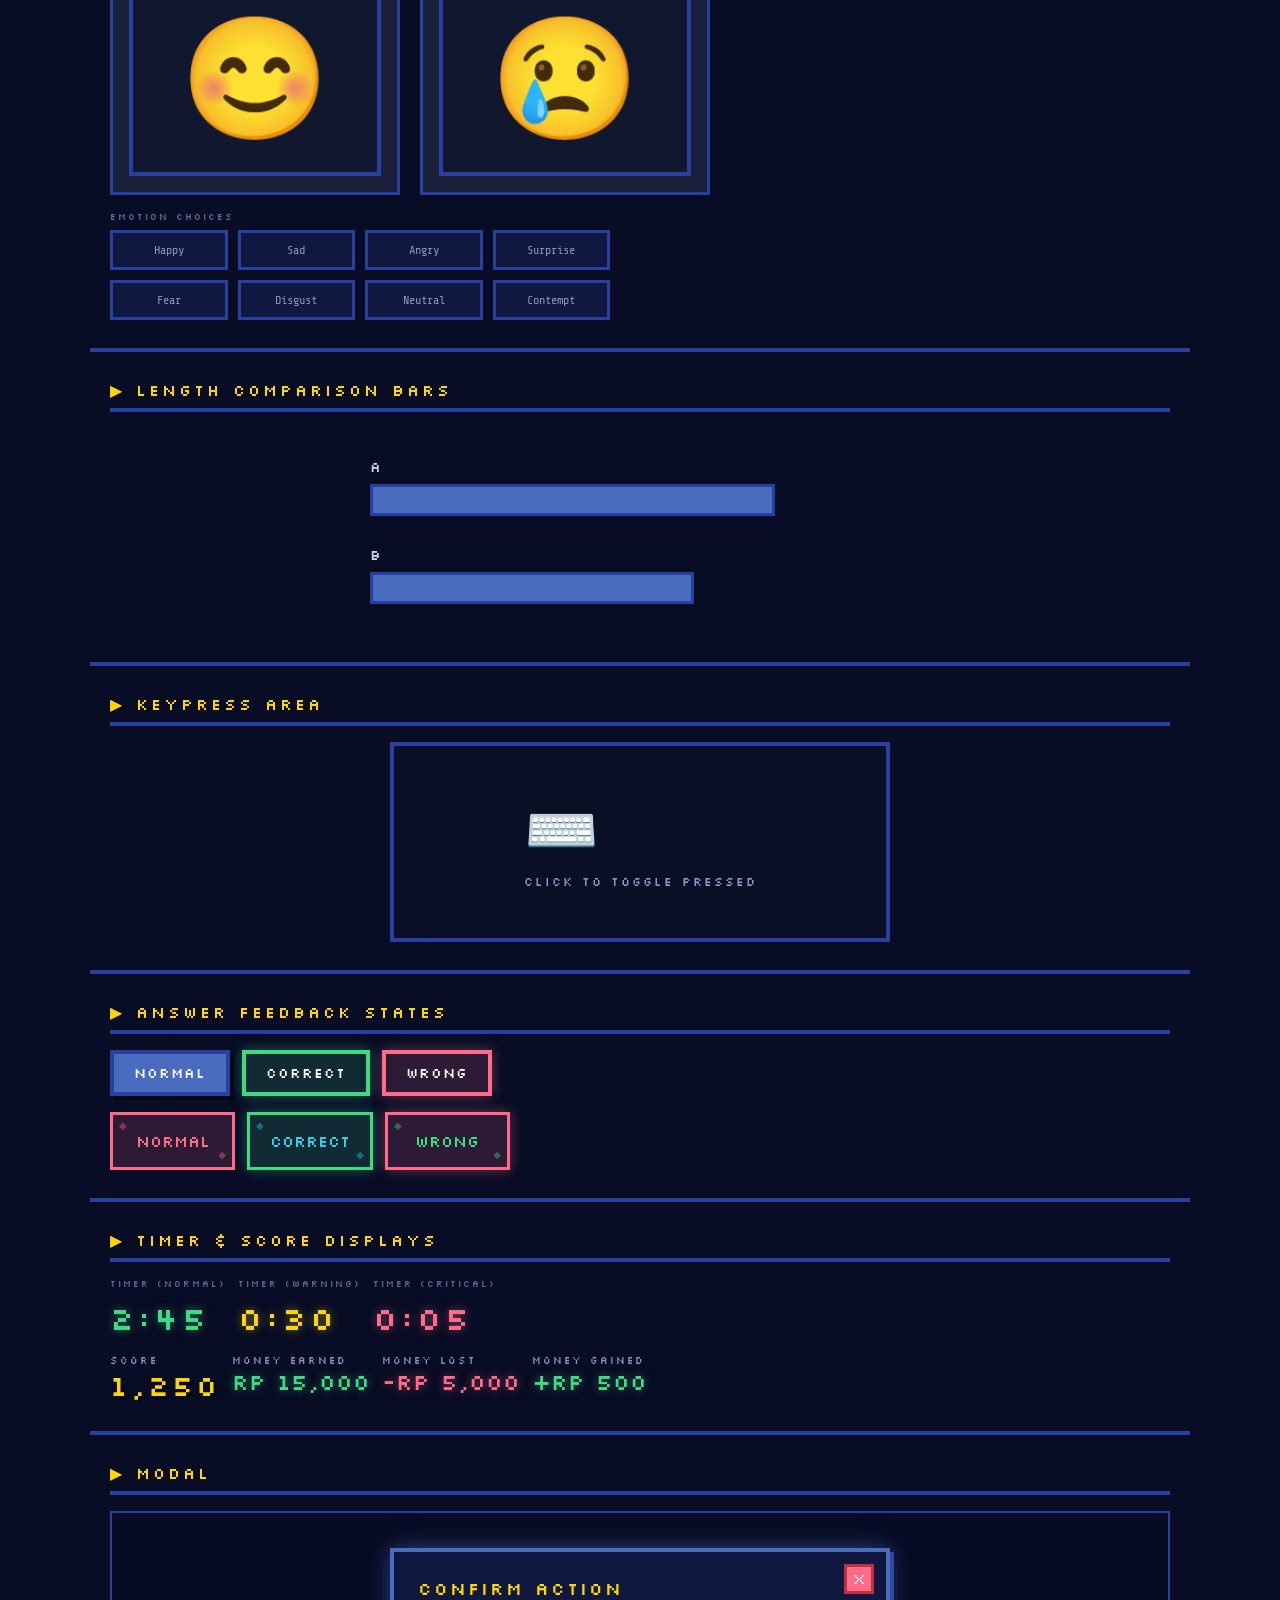
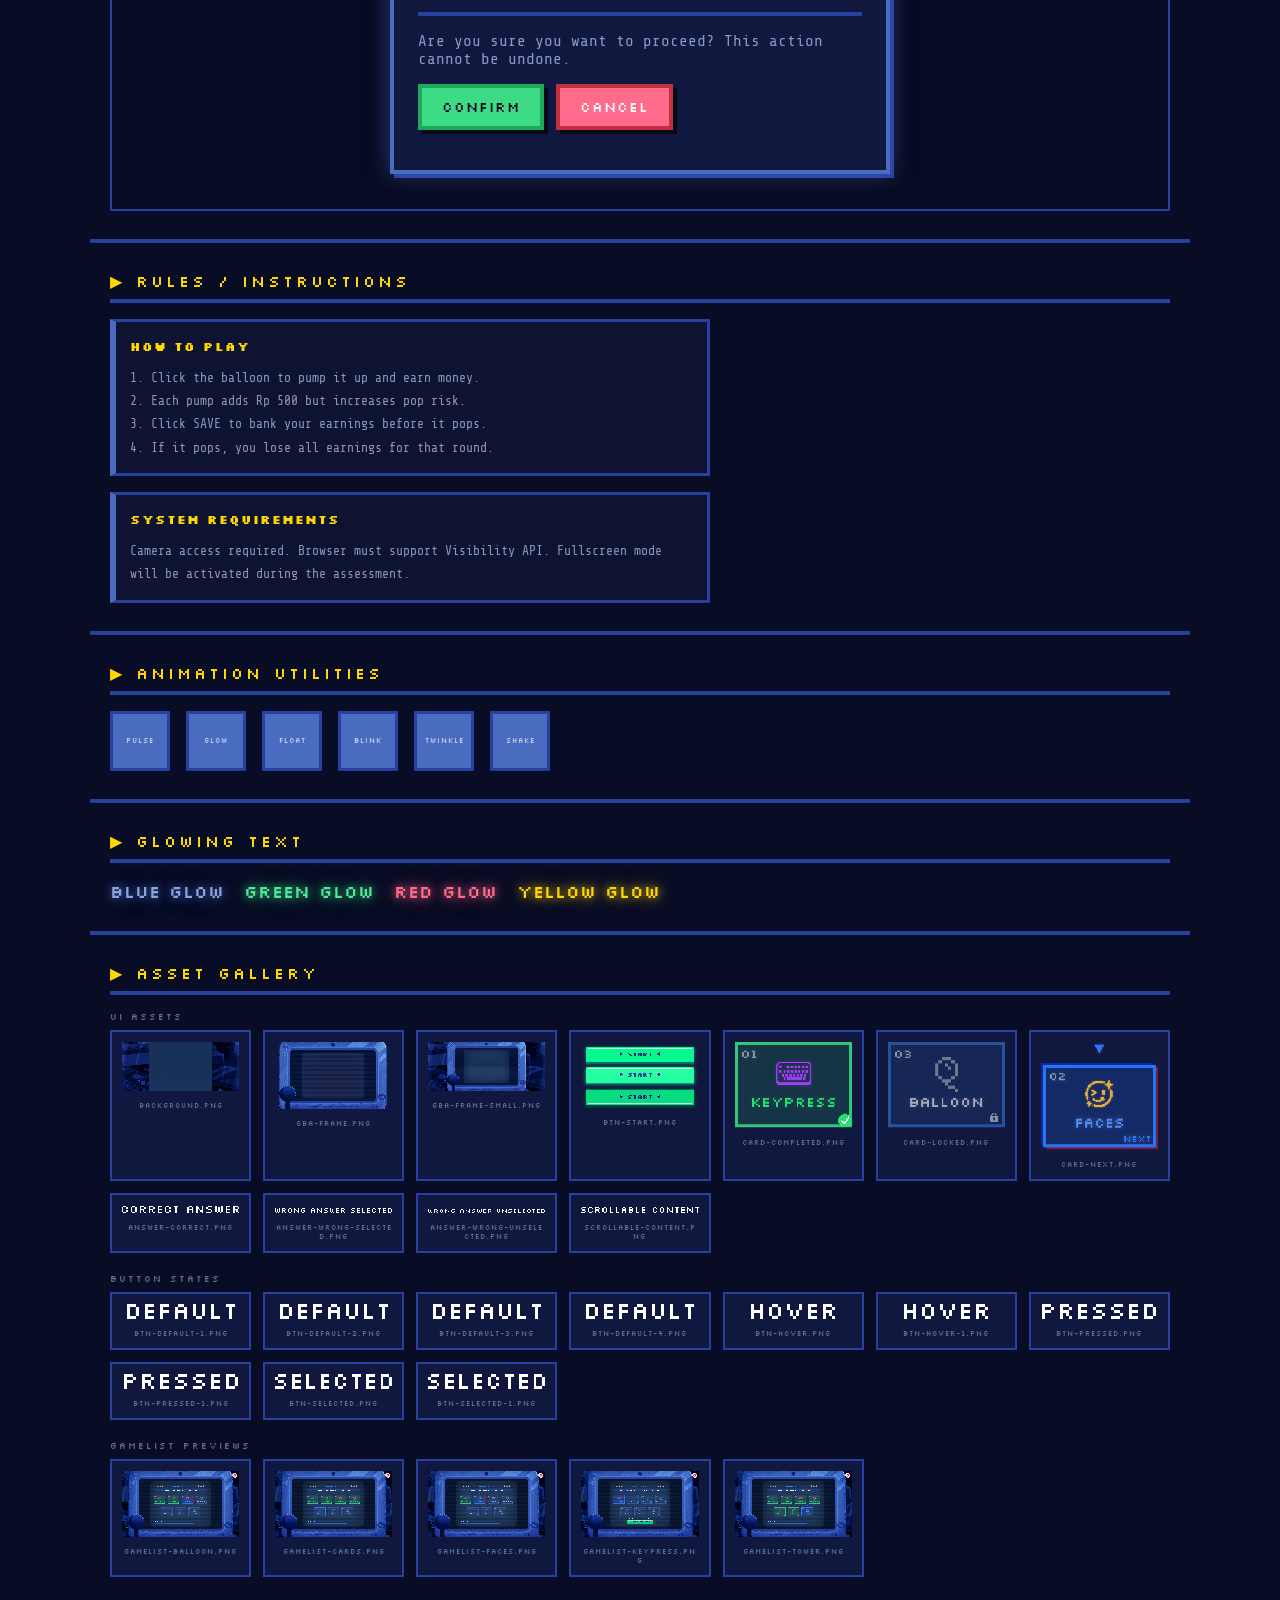
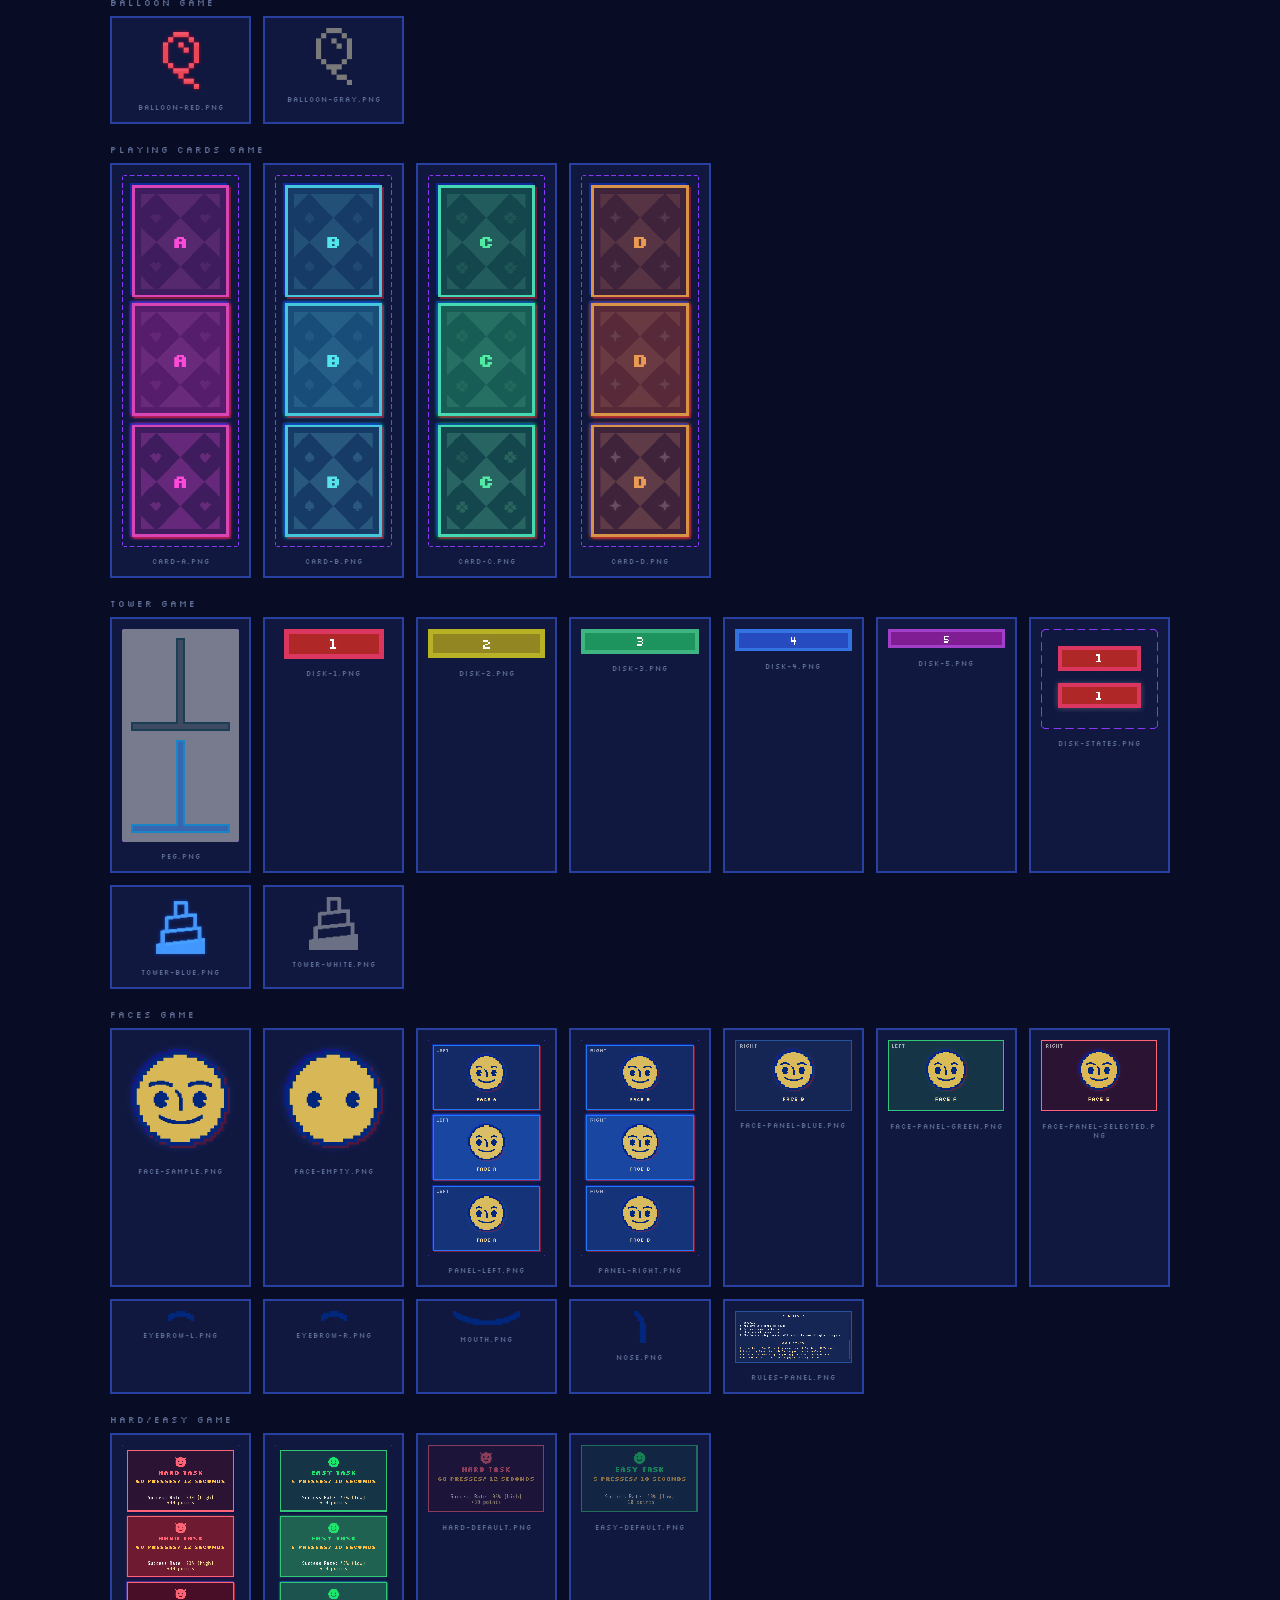
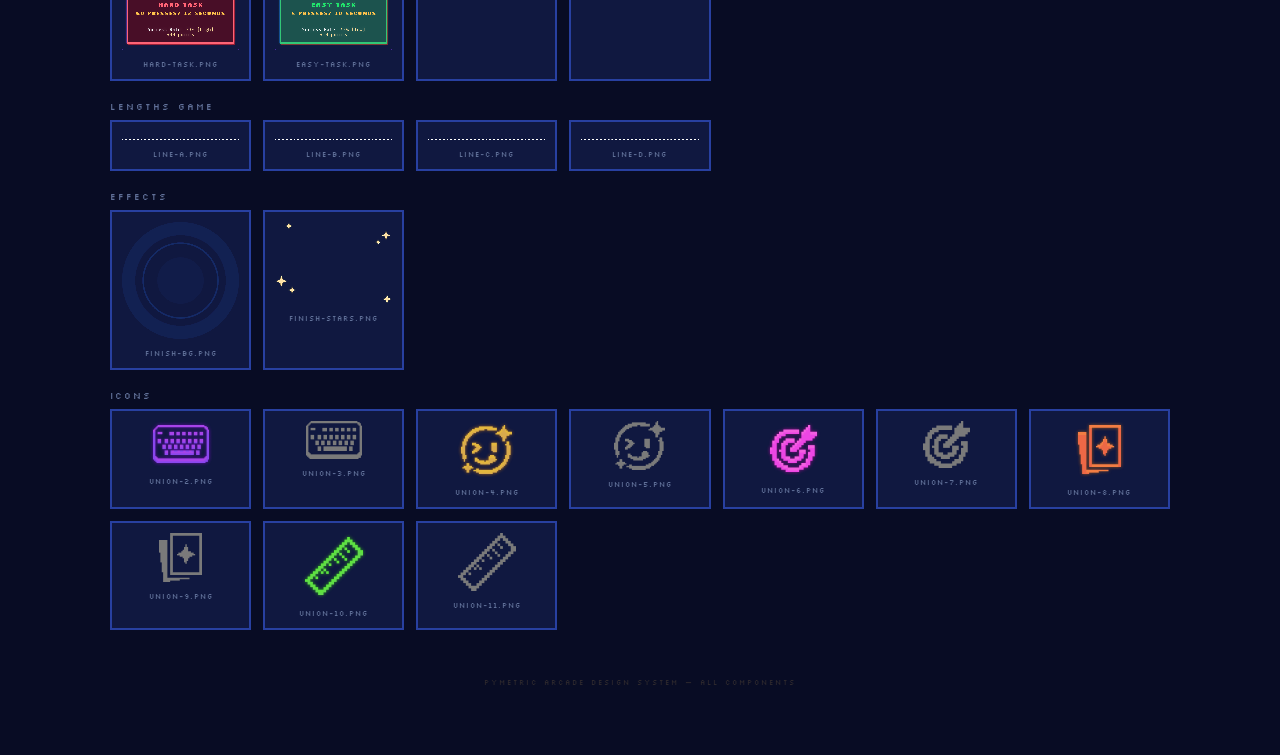
<file: design-system.html>
<!DOCTYPE html>
<html lang="en">
<head>
  <meta charset="UTF-8"/>
  <meta name="viewport" content="width=device-width, initial-scale=1.0"/>
  <title>PYMETRIC ARCADE — Design System</title>
  <link rel="stylesheet" href="css/arcade.css"/>
  <style>
    body { padding-bottom: 60px; }
    body::before { display: none; }

    /* Nav */
    .ds-nav { background: var(--gba-bg-deep); border-bottom: 4px solid var(--gba-frame-mid); padding: 10px 20px; position: sticky; top: 0; z-index: 9000; display: flex; flex-wrap: wrap; gap: 6px 14px; align-items: center; }
    .ds-nav a { font-family: var(--font-pixel); font-size: 9px; color: var(--gba-text-dim); letter-spacing: 1px; text-decoration: none; padding: 3px 8px; border: 2px solid transparent; transition: all 0.2s; }
    .ds-nav a:hover { color: var(--gba-gold); border-color: var(--gba-gold); }

    /* Section */
    .ds-section { max-width: 1100px; margin: 28px auto; padding: 0 20px; }
    .ds-section-title { font-family: var(--font-pixel); font-size: 16px; color: var(--gba-gold); letter-spacing: 3px; margin-bottom: 16px; padding-bottom: 8px; border-bottom: 4px solid var(--gba-card-border); }
    .ds-section-title::before { content: '▶ '; }

    /* Swatch grid */
    .swatch-grid { display: grid; grid-template-columns: repeat(auto-fill, minmax(140px, 1fr)); gap: 10px; }
    .swatch { padding: 12px 10px; border: 2px solid var(--gba-card-border); font-family: var(--font-pixel); font-size: 8px; letter-spacing: 1px; }
    .swatch-color { height: 40px; margin-bottom: 8px; border: 2px solid rgba(255,255,255,0.1); }
    .swatch-label { color: var(--gba-text-dim); margin-bottom: 2px; }
    .swatch-val { color: var(--gba-text-muted); font-family: var(--font-retro); font-size: 10px; }

    /* Demo row */
    .demo-row { display: flex; flex-wrap: wrap; gap: 12px; align-items: flex-start; margin-bottom: 16px; }
    .demo-col { flex: 1; min-width: 200px; }
    .demo-label { font-family: var(--font-pixel); font-size: 9px; color: var(--gba-text-muted); letter-spacing: 2px; margin-bottom: 8px; }

    /* Asset grid */
    .asset-grid { display: grid; grid-template-columns: repeat(auto-fill, minmax(140px, 1fr)); gap: 12px; }
    .asset-item { background: var(--gba-card-bg); border: 2px solid var(--gba-card-border); padding: 10px; text-align: center; }
    .asset-item img { max-width: 100%; height: auto; image-rendering: pixelated; margin-bottom: 6px; }
    .asset-item-label { font-family: var(--font-pixel); font-size: 7px; color: var(--gba-text-muted); letter-spacing: 1px; word-break: break-all; }

    /* Animation demo boxes */
    .anim-box { width: 60px; height: 60px; background: var(--gba-frame-mid); border: 3px solid var(--gba-card-border); display: flex; align-items: center; justify-content: center; font-family: var(--font-pixel); font-size: 7px; color: var(--gba-text); letter-spacing: 1px; text-align: center; }

    /* Inline modal demo */
    .modal-demo { position: relative; min-height: 300px; background: rgba(8,12,36,0.9); display: flex; align-items: center; justify-content: center; border: 2px solid var(--gba-card-border); }
  </style>
</head>
<body>

<!-- ── HEADER ── -->
<div class="arcade-header">
  <div class="arcade-logo">PYMETRIC ARCADE</div>
  <div style="font-family:var(--font-pixel);font-size:10px;color:var(--gba-text-dim);letter-spacing:2px;">DESIGN SYSTEM v1.0</div>
</div>

<!-- ── NAVIGATION ── -->
<nav class="ds-nav">
  <a href="#colors">COLORS</a>
  <a href="#typography">TYPE</a>
  <a href="#buttons">BUTTONS</a>
  <a href="#game-cards">GAME CARDS</a>
  <a href="#badges">BADGES</a>
  <a href="#alerts">ALERTS</a>
  <a href="#forms">FORMS</a>
  <a href="#progress">PROGRESS</a>
  <a href="#cards">CARDS</a>
  <a href="#task-choice">TASK CHOICE</a>
  <a href="#playing-cards">PLAYING CARDS</a>
  <a href="#tower">TOWER</a>
  <a href="#faces">FACES</a>
  <a href="#lengths">LENGTHS</a>
  <a href="#keypress">KEYPRESS</a>
  <a href="#feedback">FEEDBACK</a>
  <a href="#timer-score">TIMER/SCORE</a>
  <a href="#modals">MODALS</a>
  <a href="#rules">RULES</a>
  <a href="#animations">ANIMATIONS</a>
  <a href="#glow">GLOW TEXT</a>
  <a href="#assets">ASSETS</a>
</nav>

<!-- ═══════════════════════════════════════════
     1. COLOR PALETTE
═══════════════════════════════════════════ -->
<section class="ds-section" id="colors">
  <div class="ds-section-title">COLOR PALETTE</div>

  <div class="demo-label">BACKGROUNDS</div>
  <div class="swatch-grid" style="margin-bottom:16px;">
    <div class="swatch"><div class="swatch-color" style="background:var(--gba-bg-deep);"></div><div class="swatch-label">--gba-bg-deep</div><div class="swatch-val">#080c24</div></div>
    <div class="swatch"><div class="swatch-color" style="background:var(--gba-bg-mid);"></div><div class="swatch-label">--gba-bg-mid</div><div class="swatch-val">#0a0f2e</div></div>
    <div class="swatch"><div class="swatch-color" style="background:var(--gba-bg-light);"></div><div class="swatch-label">--gba-bg-light</div><div class="swatch-val">#0d1440</div></div>
  </div>

  <div class="demo-label">GBA FRAME</div>
  <div class="swatch-grid" style="margin-bottom:16px;">
    <div class="swatch"><div class="swatch-color" style="background:var(--gba-frame);"></div><div class="swatch-label">--gba-frame</div><div class="swatch-val">#3a5ba8</div></div>
    <div class="swatch"><div class="swatch-color" style="background:var(--gba-frame-mid);"></div><div class="swatch-label">--gba-frame-mid</div><div class="swatch-val">#4a6cc0</div></div>
    <div class="swatch"><div class="swatch-color" style="background:var(--gba-frame-light);"></div><div class="swatch-label">--gba-frame-light</div><div class="swatch-val">#5578c8</div></div>
    <div class="swatch"><div class="swatch-color" style="background:var(--gba-frame-hi);"></div><div class="swatch-label">--gba-frame-hi</div><div class="swatch-val">#7090d8</div></div>
    <div class="swatch"><div class="swatch-color" style="background:var(--gba-frame-hilight);"></div><div class="swatch-label">--gba-frame-hilight</div><div class="swatch-val">#8aa4e0</div></div>
  </div>

  <div class="demo-label">SCREEN</div>
  <div class="swatch-grid" style="margin-bottom:16px;">
    <div class="swatch"><div class="swatch-color" style="background:var(--gba-screen-bg);"></div><div class="swatch-label">--gba-screen-bg</div><div class="swatch-val">#0c1228</div></div>
    <div class="swatch"><div class="swatch-color" style="background:var(--gba-screen-content);"></div><div class="swatch-label">--gba-screen-content</div><div class="swatch-val">#162050</div></div>
  </div>

  <div class="demo-label">ACCENTS</div>
  <div class="swatch-grid" style="margin-bottom:16px;">
    <div class="swatch"><div class="swatch-color" style="background:var(--gba-gold);"></div><div class="swatch-label">--gba-gold</div><div class="swatch-val">#ffd700</div></div>
    <div class="swatch"><div class="swatch-color" style="background:var(--gba-green);"></div><div class="swatch-label">--gba-green</div><div class="swatch-val">#3ddc84</div></div>
    <div class="swatch"><div class="swatch-color" style="background:var(--gba-red);"></div><div class="swatch-label">--gba-red</div><div class="swatch-val">#ff6b8a</div></div>
    <div class="swatch"><div class="swatch-color" style="background:var(--gba-cyan);"></div><div class="swatch-label">--gba-cyan</div><div class="swatch-val">#40c8e0</div></div>
    <div class="swatch"><div class="swatch-color" style="background:var(--gba-orange);"></div><div class="swatch-label">--gba-orange</div><div class="swatch-val">#ff8c40</div></div>
    <div class="swatch"><div class="swatch-color" style="background:var(--gba-purple);"></div><div class="swatch-label">--gba-purple</div><div class="swatch-val">#9060d0</div></div>
  </div>

  <div class="demo-label">TEXT</div>
  <div class="swatch-grid" style="margin-bottom:16px;">
    <div class="swatch"><div class="swatch-color" style="background:var(--gba-text);"></div><div class="swatch-label">--gba-text</div><div class="swatch-val">#c8d4f0</div></div>
    <div class="swatch"><div class="swatch-color" style="background:var(--gba-text-mid);"></div><div class="swatch-label">--gba-text-mid</div><div class="swatch-val">#a0b0d8</div></div>
    <div class="swatch"><div class="swatch-color" style="background:var(--gba-text-dim);"></div><div class="swatch-label">--gba-text-dim</div><div class="swatch-val">#8898c0</div></div>
    <div class="swatch"><div class="swatch-color" style="background:var(--gba-text-muted);"></div><div class="swatch-label">--gba-text-muted</div><div class="swatch-val">#607098</div></div>
  </div>

  <div class="demo-label">CARDS</div>
  <div class="swatch-grid" style="margin-bottom:16px;">
    <div class="swatch"><div class="swatch-color" style="background:var(--gba-card-border);"></div><div class="swatch-label">--gba-card-border</div><div class="swatch-val">#2840a0</div></div>
    <div class="swatch"><div class="swatch-color" style="background:var(--gba-card-bg);"></div><div class="swatch-label">--gba-card-bg</div><div class="swatch-val">#101840</div></div>
    <div class="swatch"><div class="swatch-color" style="background:var(--gba-card-bg-hi);"></div><div class="swatch-label">--gba-card-bg-hi</div><div class="swatch-val">#182050</div></div>
  </div>

  <div class="demo-label">TOWER DISK COLORS</div>
  <div class="swatch-grid">
    <div class="swatch"><div class="swatch-color" style="background:var(--disk-red);"></div><div class="swatch-label">--disk-red</div><div class="swatch-val">#c03050</div></div>
    <div class="swatch"><div class="swatch-color" style="background:var(--disk-olive);"></div><div class="swatch-label">--disk-olive</div><div class="swatch-val">#808020</div></div>
    <div class="swatch"><div class="swatch-color" style="background:var(--disk-green);"></div><div class="swatch-label">--disk-green</div><div class="swatch-val">#30a050</div></div>
    <div class="swatch"><div class="swatch-color" style="background:var(--disk-blue);"></div><div class="swatch-label">--disk-blue</div><div class="swatch-val">#3060d0</div></div>
    <div class="swatch"><div class="swatch-color" style="background:var(--disk-purple);"></div><div class="swatch-label">--disk-purple</div><div class="swatch-val">#8030c0</div></div>
  </div>
</section>

<hr class="pixel-divider" style="max-width:1100px;margin:0 auto;">

<!-- ═══════════════════════════════════════════
     2. TYPOGRAPHY
═══════════════════════════════════════════ -->
<section class="ds-section" id="typography">
  <div class="ds-section-title">TYPOGRAPHY</div>
  <h1>Heading 1 — Silkscreen 24px</h1>
  <h2 style="margin-top:12px;">Heading 2 — Silkscreen 18px</h2>
  <h3 style="margin-top:12px;">Heading 3 — Silkscreen 14px</h3>
  <p style="margin-top:12px;">Body text — Share Tech Mono (default). Used for descriptions and longer content. The quick brown fox jumps over the lazy dog.</p>
  <p style="margin-top:12px;" class="font-pixel">Pixel font class (.font-pixel) — Silkscreen</p>
  <p style="margin-top:8px;" class="font-retro">Retro font class (.font-retro) — Share Tech Mono</p>
  <h2 class="star-title" style="margin-top:16px;">Star Title</h2>
</section>

<hr class="pixel-divider" style="max-width:1100px;margin:0 auto;">

<!-- ═══════════════════════════════════════════
     3. BUTTONS
═══════════════════════════════════════════ -->
<section class="ds-section" id="buttons">
  <div class="ds-section-title">BUTTONS</div>

  <div class="demo-label">VARIANTS</div>
  <div class="demo-row">
    <button class="btn btn-primary">PRIMARY</button>
    <button class="btn btn-secondary">SECONDARY</button>
    <button class="btn btn-danger">DANGER</button>
    <button class="btn btn-success">SUCCESS</button>
    <button class="btn btn-warning">WARNING</button>
    <button class="btn btn-purple">PURPLE</button>
    <button class="btn btn-orange">ORANGE</button>
    <button class="btn btn-cyan">CYAN</button>
  </div>

  <div class="demo-label">SIZES</div>
  <div class="demo-row">
    <button class="btn btn-primary btn-lg">LARGE</button>
    <button class="btn btn-primary">DEFAULT</button>
    <button class="btn btn-primary btn-sm">SMALL</button>
    <button class="btn btn-primary" disabled>DISABLED</button>
  </div>

  <div class="demo-label">START BUTTON</div>
  <div style="text-align:center;padding:20px 0;">
    <button class="btn-start">START GAME</button>
  </div>
</section>

<hr class="pixel-divider" style="max-width:1100px;margin:0 auto;">

<!-- ═══════════════════════════════════════════
     4. GAME CARDS
═══════════════════════════════════════════ -->
<section class="ds-section" id="game-cards">
  <div class="ds-section-title">GAME CARDS</div>
  <div class="games-grid">
    <div class="game-card next-up">
      <div class="game-card-top">
        <div class="game-icon">🎈</div>
        <div><div class="game-name">BALLOON</div><div class="game-tags"><span class="badge badge-red">RISK</span></div></div>
        <div class="game-num">#1</div>
      </div>
      <div class="game-body"><div class="game-desc">Next up — blue glow pulse state</div></div>
    </div>
    <div class="game-card done">
      <div class="game-card-top">
        <div class="game-icon">🗼</div>
        <div><div class="game-name">TOWER</div><div class="game-tags"><span class="badge badge-purple">PLANNING</span></div></div>
        <div class="game-num">#2</div>
      </div>
      <div class="game-body"><div class="game-desc">Completed — green border + checkmark</div></div>
    </div>
    <div class="game-card locked">
      <div class="game-card-top">
        <div class="game-icon">⌨️</div>
        <div><div class="game-name">KEYPRESS</div><div class="game-tags"><span class="badge badge-blue">SPEED</span></div></div>
        <div class="game-num">#3</div>
      </div>
      <div class="game-body"><div class="game-desc">Locked — dimmed + no interaction</div></div>
    </div>
    <div class="game-card active">
      <div class="game-card-top">
        <div class="game-icon">⚖️</div>
        <div><div class="game-name">HARD/EASY</div><div class="game-tags"><span class="badge badge-yellow">MOTIVATION</span></div></div>
        <div class="game-num">#4</div>
      </div>
      <div class="game-body"><div class="game-desc">Active — gold border state</div></div>
    </div>
  </div>
</section>

<hr class="pixel-divider" style="max-width:1100px;margin:0 auto;">

<!-- ═══════════════════════════════════════════
     5. BADGES
═══════════════════════════════════════════ -->
<section class="ds-section" id="badges">
  <div class="ds-section-title">BADGES</div>
  <div class="demo-row">
    <span class="badge badge-blue">BLUE</span>
    <span class="badge badge-green">GREEN</span>
    <span class="badge badge-red">RED</span>
    <span class="badge badge-yellow">YELLOW</span>
    <span class="badge badge-purple">PURPLE</span>
    <span class="badge badge-cyan">CYAN</span>
    <span class="badge badge-orange">ORANGE</span>
  </div>
</section>

<hr class="pixel-divider" style="max-width:1100px;margin:0 auto;">

<!-- ═══════════════════════════════════════════
     6. ALERTS
═══════════════════════════════════════════ -->
<section class="ds-section" id="alerts">
  <div class="ds-section-title">ALERTS</div>
  <div class="alert alert-danger">DANGER — Session terminated due to violations.</div>
  <div class="alert alert-warning">WARNING — Tab switch detected. Return to assessment.</div>
  <div class="alert alert-success">SUCCESS — All system checks passed!</div>
  <div class="alert alert-info">INFO — Assessment will begin shortly.</div>
</section>

<hr class="pixel-divider" style="max-width:1100px;margin:0 auto;">

<!-- ═══════════════════════════════════════════
     7. FORM INPUTS
═══════════════════════════════════════════ -->
<section class="ds-section" id="forms">
  <div class="ds-section-title">FORM INPUTS</div>
  <div class="form-section">
    <div class="form-title">PLAYER REGISTRATION</div>
    <div class="form-group">
      <label class="form-label">FULL NAME</label>
      <input type="text" class="form-input" placeholder="Enter your name...">
    </div>
    <div class="form-group">
      <label class="form-label">PLAYER ID</label>
      <input type="text" class="form-input" placeholder="e.g. STU-001">
    </div>
    <div class="form-group">
      <label class="form-label">ROLE</label>
      <input type="text" class="form-input" placeholder="Student / Applicant">
    </div>
  </div>
</section>

<hr class="pixel-divider" style="max-width:1100px;margin:0 auto;">

<!-- ═══════════════════════════════════════════
     8. PROGRESS BAR
═══════════════════════════════════════════ -->
<section class="ds-section" id="progress">
  <div class="ds-section-title">PROGRESS BAR</div>
  <div class="demo-label">0%</div>
  <div class="progress-bar-wrap" style="margin-bottom:12px;"><div class="progress-bar-fill" style="width:0%;"></div></div>
  <div class="demo-label">25%</div>
  <div class="progress-bar-wrap" style="margin-bottom:12px;"><div class="progress-bar-fill" style="width:25%;"></div></div>
  <div class="demo-label">50%</div>
  <div class="progress-bar-wrap" style="margin-bottom:12px;"><div class="progress-bar-fill" style="width:50%;"></div></div>
  <div class="demo-label">75%</div>
  <div class="progress-bar-wrap" style="margin-bottom:12px;"><div class="progress-bar-fill" style="width:75%;"></div></div>
  <div class="demo-label">100%</div>
  <div class="progress-bar-wrap"><div class="progress-bar-fill" style="width:100%;"></div></div>
</section>

<hr class="pixel-divider" style="max-width:1100px;margin:0 auto;">

<!-- ═══════════════════════════════════════════
     9. CARDS
═══════════════════════════════════════════ -->
<section class="ds-section" id="cards">
  <div class="ds-section-title">GENERIC CARDS</div>
  <div class="demo-row">
    <div class="card" style="flex:1;min-width:200px;">
      <div class="card-title">DEFAULT CARD</div>
      <div class="card-body">Card body content here.</div>
      <div class="card-footer" style="font-size:11px;color:var(--gba-text-muted);">Card footer</div>
    </div>
    <div class="card card-blue" style="flex:1;min-width:200px;">
      <div class="card-title">BLUE CARD</div>
      <div class="card-body">With blue glow border.</div>
    </div>
    <div class="card card-green" style="flex:1;min-width:200px;">
      <div class="card-title">GREEN CARD</div>
      <div class="card-body">With green glow border.</div>
    </div>
    <div class="card card-red" style="flex:1;min-width:200px;">
      <div class="card-title">RED CARD</div>
      <div class="card-body">With red glow border.</div>
    </div>
    <div class="card card-yellow" style="flex:1;min-width:200px;">
      <div class="card-title">YELLOW CARD</div>
      <div class="card-body">With yellow glow border.</div>
    </div>
  </div>
</section>

<hr class="pixel-divider" style="max-width:1100px;margin:0 auto;">

<!-- ═══════════════════════════════════════════
     10. TASK CHOICE CARDS
═══════════════════════════════════════════ -->
<section class="ds-section" id="task-choice">
  <div class="ds-section-title">TASK CHOICE CARDS (HARD/EASY)</div>
  <div class="task-choice-grid" style="max-width:600px;">
    <div class="task-choice-card easy">
      <div class="task-name">EASY TASK</div>
      <div class="task-reward">$1.00</div>
      <div class="task-prob">100% CHANCE</div>
    </div>
    <div class="task-choice-card hard">
      <div class="task-name">HARD TASK</div>
      <div class="task-reward">$4.30</div>
      <div class="task-prob">50% CHANCE</div>
    </div>
  </div>
</section>

<hr class="pixel-divider" style="max-width:1100px;margin:0 auto;">

<!-- ═══════════════════════════════════════════
     11. PLAYING CARDS
═══════════════════════════════════════════ -->
<section class="ds-section" id="playing-cards">
  <div class="ds-section-title">PLAYING CARDS</div>
  <div style="display:grid;grid-template-columns:repeat(4,1fr);gap:12px;max-width:500px;">
    <div class="playing-card card-a"><div style="font-size:24px;">A</div><div style="font-size:10px;margin-top:4px;">CARD A</div></div>
    <div class="playing-card card-b"><div style="font-size:24px;">B</div><div style="font-size:10px;margin-top:4px;">CARD B</div></div>
    <div class="playing-card card-c"><div style="font-size:24px;">C</div><div style="font-size:10px;margin-top:4px;">CARD C</div></div>
    <div class="playing-card card-d"><div style="font-size:24px;">D</div><div style="font-size:10px;margin-top:4px;">CARD D</div></div>
  </div>
</section>

<hr class="pixel-divider" style="max-width:1100px;margin:0 auto;">

<!-- ═══════════════════════════════════════════
     12. TOWER COMPONENTS
═══════════════════════════════════════════ -->
<section class="ds-section" id="tower">
  <div class="ds-section-title">TOWER OF HANOI</div>
  <div class="tower-board" style="max-width:600px;margin:0 auto 20px;">
    <div class="tower-peg">
      <div class="disk disk-1" style="width:40px;"></div>
      <div class="disk disk-2" style="width:55px;"></div>
      <div class="disk disk-3" style="width:70px;"></div>
      <div class="disk disk-4" style="width:85px;"></div>
      <div class="disk disk-5" style="width:100px;"></div>
    </div>
    <div class="tower-peg selected"></div>
    <div class="tower-peg"></div>
  </div>
  <div class="demo-label">INDIVIDUAL DISKS</div>
  <div class="demo-row" style="gap:8px;">
    <div class="disk disk-1" style="width:40px;"></div>
    <div class="disk disk-2" style="width:55px;"></div>
    <div class="disk disk-3" style="width:70px;"></div>
    <div class="disk disk-4" style="width:85px;"></div>
    <div class="disk disk-5" style="width:100px;"></div>
  </div>
</section>

<hr class="pixel-divider" style="max-width:1100px;margin:0 auto;">

<!-- ═══════════════════════════════════════════
     13. FACE PANELS
═══════════════════════════════════════════ -->
<section class="ds-section" id="faces">
  <div class="ds-section-title">FACE PANELS</div>
  <div class="face-panel-container" style="max-width:600px;">
    <div class="face-panel face-panel--left">
      <div class="face-panel-label">TARGET</div>
      <div class="face-display">😊</div>
    </div>
    <div class="face-panel face-panel--right">
      <div class="face-panel-label">REFERENCE</div>
      <div class="face-display">😢</div>
    </div>
  </div>
  <div class="demo-label" style="margin-top:16px;">EMOTION CHOICES</div>
  <div class="emotion-choices" style="max-width:500px;">
    <div class="emotion-btn">Happy</div>
    <div class="emotion-btn">Sad</div>
    <div class="emotion-btn">Angry</div>
    <div class="emotion-btn">Surprise</div>
    <div class="emotion-btn">Fear</div>
    <div class="emotion-btn">Disgust</div>
    <div class="emotion-btn">Neutral</div>
    <div class="emotion-btn">Contempt</div>
  </div>
</section>

<hr class="pixel-divider" style="max-width:1100px;margin:0 auto;">

<!-- ═══════════════════════════════════════════
     14. LENGTH BARS
═══════════════════════════════════════════ -->
<section class="ds-section" id="lengths">
  <div class="ds-section-title">LENGTH COMPARISON BARS</div>
  <div class="lengths-arena" style="max-width:600px;margin:0 auto;">
    <div class="length-bar-wrap"><div class="length-bar-label">A</div><div class="length-bar" style="width:75%;"></div></div>
    <div class="length-bar-wrap"><div class="length-bar-label">B</div><div class="length-bar" style="width:60%;"></div></div>
  </div>
</section>

<hr class="pixel-divider" style="max-width:1100px;margin:0 auto;">

<!-- ═══════════════════════════════════════════
     15. KEYPRESS AREA
═══════════════════════════════════════════ -->
<section class="ds-section" id="keypress">
  <div class="ds-section-title">KEYPRESS AREA</div>
  <div class="keypress-area" style="max-width:500px;margin:0 auto;" onclick="this.classList.toggle('pressed')">
    <div>
      <div class="keypress-icon">⌨️</div>
      <div style="font-family:var(--font-pixel);font-size:12px;color:var(--gba-text-dim);letter-spacing:2px;margin-top:8px;text-align:center;">CLICK TO TOGGLE PRESSED</div>
    </div>
  </div>
</section>

<hr class="pixel-divider" style="max-width:1100px;margin:0 auto;">

<!-- ═══════════════════════════════════════════
     16. ANSWER FEEDBACK
═══════════════════════════════════════════ -->
<section class="ds-section" id="feedback">
  <div class="ds-section-title">ANSWER FEEDBACK STATES</div>
  <div class="demo-row">
    <button class="btn btn-primary">Normal</button>
    <button class="btn btn-primary answer-correct">Correct</button>
    <button class="btn btn-primary answer-wrong">Wrong</button>
  </div>
  <div style="display:grid;grid-template-columns:repeat(3,1fr);gap:12px;max-width:400px;margin-top:16px;">
    <div class="playing-card card-a">Normal</div>
    <div class="playing-card card-b answer-correct">Correct</div>
    <div class="playing-card card-c answer-wrong">Wrong</div>
  </div>
</section>

<hr class="pixel-divider" style="max-width:1100px;margin:0 auto;">

<!-- ═══════════════════════════════════════════
     17. TIMER & SCORE
═══════════════════════════════════════════ -->
<section class="ds-section" id="timer-score">
  <div class="ds-section-title">TIMER & SCORE DISPLAYS</div>
  <div class="demo-row">
    <div>
      <div class="demo-label">TIMER (NORMAL)</div>
      <div class="timer-display">2:45</div>
    </div>
    <div>
      <div class="demo-label">TIMER (WARNING)</div>
      <div class="timer-display warning">0:30</div>
    </div>
    <div>
      <div class="demo-label">TIMER (CRITICAL)</div>
      <div class="timer-display critical">0:05</div>
    </div>
  </div>
  <div class="demo-row" style="margin-top:16px;">
    <div>
      <div class="score-label">SCORE</div>
      <div class="score-display">1,250</div>
    </div>
    <div>
      <div class="score-label">MONEY EARNED</div>
      <div class="money-display">Rp 15,000</div>
    </div>
    <div>
      <div class="score-label">MONEY LOST</div>
      <div class="money-display money-lost">-Rp 5,000</div>
    </div>
    <div>
      <div class="score-label">MONEY GAINED</div>
      <div class="money-display money-gained">+Rp 500</div>
    </div>
  </div>
</section>

<hr class="pixel-divider" style="max-width:1100px;margin:0 auto;">

<!-- ═══════════════════════════════════════════
     18. MODALS
═══════════════════════════════════════════ -->
<section class="ds-section" id="modals">
  <div class="ds-section-title">MODAL</div>
  <div class="modal-demo">
    <div class="modal-box" style="position:relative;">
      <div class="modal-title">CONFIRM ACTION</div>
      <p style="color:var(--gba-text-dim);margin-bottom:16px;">Are you sure you want to proceed? This action cannot be undone.</p>
      <div class="demo-row">
        <button class="btn btn-success">CONFIRM</button>
        <button class="btn btn-danger">CANCEL</button>
      </div>
      <div class="modal-close">X</div>
    </div>
  </div>
</section>

<hr class="pixel-divider" style="max-width:1100px;margin:0 auto;">

<!-- ═══════════════════════════════════════════
     19. RULES PANEL
═══════════════════════════════════════════ -->
<section class="ds-section" id="rules">
  <div class="ds-section-title">RULES / INSTRUCTIONS</div>
  <div class="rules-panel" style="max-width:600px;">
    <h4>HOW TO PLAY</h4>
    <p>1. Click the balloon to pump it up and earn money.<br>
    2. Each pump adds Rp 500 but increases pop risk.<br>
    3. Click SAVE to bank your earnings before it pops.<br>
    4. If it pops, you lose all earnings for that round.</p>
  </div>
  <div class="instruction-box" style="max-width:600px;">
    <h4>SYSTEM REQUIREMENTS</h4>
    <p>Camera access required. Browser must support Visibility API. Fullscreen mode will be activated during the assessment.</p>
  </div>
</section>

<hr class="pixel-divider" style="max-width:1100px;margin:0 auto;">

<!-- ═══════════════════════════════════════════
     20. ANIMATIONS
═══════════════════════════════════════════ -->
<section class="ds-section" id="animations">
  <div class="ds-section-title">ANIMATION UTILITIES</div>
  <div class="demo-row" style="gap:16px;">
    <div class="anim-box anim-pulse">PULSE</div>
    <div class="anim-box anim-glow">GLOW</div>
    <div class="anim-box anim-float">FLOAT</div>
    <div class="anim-box anim-blink">BLINK</div>
    <div class="anim-box anim-twinkle">TWINKLE</div>
    <div class="anim-box anim-shake">SHAKE</div>
  </div>
</section>

<hr class="pixel-divider" style="max-width:1100px;margin:0 auto;">

<!-- ═══════════════════════════════════════════
     21. GLOWING TEXT
═══════════════════════════════════════════ -->
<section class="ds-section" id="glow">
  <div class="ds-section-title">GLOWING TEXT</div>
  <div class="demo-row" style="gap:20px;">
    <span class="glow-text-blue font-pixel" style="font-size:18px;">BLUE GLOW</span>
    <span class="glow-text-green font-pixel" style="font-size:18px;">GREEN GLOW</span>
    <span class="glow-text-red font-pixel" style="font-size:18px;">RED GLOW</span>
    <span class="glow-text-yellow font-pixel" style="font-size:18px;">YELLOW GLOW</span>
  </div>
</section>

<hr class="pixel-divider" style="max-width:1100px;margin:0 auto;">

<!-- ═══════════════════════════════════════════
     22. ASSET GALLERY
═══════════════════════════════════════════ -->
<section class="ds-section" id="assets">
  <div class="ds-section-title">ASSET GALLERY</div>

  <div class="demo-label">UI ASSETS</div>
  <div class="asset-grid" style="margin-bottom:20px;">
    <div class="asset-item"><img src="assets/ui/background.png" alt="background"><div class="asset-item-label">background.png</div></div>
    <div class="asset-item"><img src="assets/ui/gba-frame.png" alt="gba-frame"><div class="asset-item-label">gba-frame.png</div></div>
    <div class="asset-item"><img src="assets/ui/gba-frame-small.png" alt="gba-frame-small"><div class="asset-item-label">gba-frame-small.png</div></div>
    <div class="asset-item"><img src="assets/ui/btn-start.png" alt="btn-start"><div class="asset-item-label">btn-start.png</div></div>
    <div class="asset-item"><img src="assets/ui/card-completed.png" alt="card-completed"><div class="asset-item-label">card-completed.png</div></div>
    <div class="asset-item"><img src="assets/ui/card-locked.png" alt="card-locked"><div class="asset-item-label">card-locked.png</div></div>
    <div class="asset-item"><img src="assets/ui/card-next.png" alt="card-next"><div class="asset-item-label">card-next.png</div></div>
    <div class="asset-item"><img src="assets/ui/answer-correct.png" alt="answer-correct"><div class="asset-item-label">answer-correct.png</div></div>
    <div class="asset-item"><img src="assets/ui/answer-wrong-selected.png" alt="answer-wrong-selected"><div class="asset-item-label">answer-wrong-selected.png</div></div>
    <div class="asset-item"><img src="assets/ui/answer-wrong-unselected.png" alt="answer-wrong-unselected"><div class="asset-item-label">answer-wrong-unselected.png</div></div>
    <div class="asset-item"><img src="assets/ui/scrollable-content.png" alt="scrollable-content"><div class="asset-item-label">scrollable-content.png</div></div>
  </div>

  <div class="demo-label">BUTTON STATES</div>
  <div class="asset-grid" style="margin-bottom:20px;">
    <div class="asset-item"><img src="assets/ui/btn-default-1.png" alt="btn-default-1"><div class="asset-item-label">btn-default-1.png</div></div>
    <div class="asset-item"><img src="assets/ui/btn-default-2.png" alt="btn-default-2"><div class="asset-item-label">btn-default-2.png</div></div>
    <div class="asset-item"><img src="assets/ui/btn-default-3.png" alt="btn-default-3"><div class="asset-item-label">btn-default-3.png</div></div>
    <div class="asset-item"><img src="assets/ui/btn-default-4.png" alt="btn-default-4"><div class="asset-item-label">btn-default-4.png</div></div>
    <div class="asset-item"><img src="assets/ui/btn-hover.png" alt="btn-hover"><div class="asset-item-label">btn-hover.png</div></div>
    <div class="asset-item"><img src="assets/ui/btn-hover-1.png" alt="btn-hover-1"><div class="asset-item-label">btn-hover-1.png</div></div>
    <div class="asset-item"><img src="assets/ui/btn-pressed.png" alt="btn-pressed"><div class="asset-item-label">btn-pressed.png</div></div>
    <div class="asset-item"><img src="assets/ui/btn-pressed-1.png" alt="btn-pressed-1"><div class="asset-item-label">btn-pressed-1.png</div></div>
    <div class="asset-item"><img src="assets/ui/btn-selected.png" alt="btn-selected"><div class="asset-item-label">btn-selected.png</div></div>
    <div class="asset-item"><img src="assets/ui/btn-selected-1.png" alt="btn-selected-1"><div class="asset-item-label">btn-selected-1.png</div></div>
  </div>

  <div class="demo-label">GAMELIST PREVIEWS</div>
  <div class="asset-grid" style="margin-bottom:20px;">
    <div class="asset-item"><img src="assets/ui/gamelist-balloon.png" alt="gamelist-balloon"><div class="asset-item-label">gamelist-balloon.png</div></div>
    <div class="asset-item"><img src="assets/ui/gamelist-cards.png" alt="gamelist-cards"><div class="asset-item-label">gamelist-cards.png</div></div>
    <div class="asset-item"><img src="assets/ui/gamelist-faces.png" alt="gamelist-faces"><div class="asset-item-label">gamelist-faces.png</div></div>
    <div class="asset-item"><img src="assets/ui/gamelist-keypress.png" alt="gamelist-keypress"><div class="asset-item-label">gamelist-keypress.png</div></div>
    <div class="asset-item"><img src="assets/ui/gamelist-tower.png" alt="gamelist-tower"><div class="asset-item-label">gamelist-tower.png</div></div>
  </div>

  <div class="demo-label">BALLOON GAME</div>
  <div class="asset-grid" style="margin-bottom:20px;">
    <div class="asset-item"><img src="assets/games/balloon/balloon-red.png" alt="balloon-red"><div class="asset-item-label">balloon-red.png</div></div>
    <div class="asset-item"><img src="assets/games/balloon/balloon-gray.png" alt="balloon-gray"><div class="asset-item-label">balloon-gray.png</div></div>
  </div>

  <div class="demo-label">PLAYING CARDS GAME</div>
  <div class="asset-grid" style="margin-bottom:20px;">
    <div class="asset-item"><img src="assets/games/cards/card-a.png" alt="card-a"><div class="asset-item-label">card-a.png</div></div>
    <div class="asset-item"><img src="assets/games/cards/card-b.png" alt="card-b"><div class="asset-item-label">card-b.png</div></div>
    <div class="asset-item"><img src="assets/games/cards/card-c.png" alt="card-c"><div class="asset-item-label">card-c.png</div></div>
    <div class="asset-item"><img src="assets/games/cards/card-d.png" alt="card-d"><div class="asset-item-label">card-d.png</div></div>
  </div>

  <div class="demo-label">TOWER GAME</div>
  <div class="asset-grid" style="margin-bottom:20px;">
    <div class="asset-item"><img src="assets/games/tower/peg.png" alt="peg"><div class="asset-item-label">peg.png</div></div>
    <div class="asset-item"><img src="assets/games/tower/disk-1.png" alt="disk-1"><div class="asset-item-label">disk-1.png</div></div>
    <div class="asset-item"><img src="assets/games/tower/disk-2.png" alt="disk-2"><div class="asset-item-label">disk-2.png</div></div>
    <div class="asset-item"><img src="assets/games/tower/disk-3.png" alt="disk-3"><div class="asset-item-label">disk-3.png</div></div>
    <div class="asset-item"><img src="assets/games/tower/disk-4.png" alt="disk-4"><div class="asset-item-label">disk-4.png</div></div>
    <div class="asset-item"><img src="assets/games/tower/disk-5.png" alt="disk-5"><div class="asset-item-label">disk-5.png</div></div>
    <div class="asset-item"><img src="assets/games/tower/disk-states.png" alt="disk-states"><div class="asset-item-label">disk-states.png</div></div>
    <div class="asset-item"><img src="assets/games/tower/tower-blue.png" alt="tower-blue"><div class="asset-item-label">tower-blue.png</div></div>
    <div class="asset-item"><img src="assets/games/tower/tower-white.png" alt="tower-white"><div class="asset-item-label">tower-white.png</div></div>
  </div>

  <div class="demo-label">FACES GAME</div>
  <div class="asset-grid" style="margin-bottom:20px;">
    <div class="asset-item"><img src="assets/games/faces/face-sample.png" alt="face-sample"><div class="asset-item-label">face-sample.png</div></div>
    <div class="asset-item"><img src="assets/games/faces/face-empty.png" alt="face-empty"><div class="asset-item-label">face-empty.png</div></div>
    <div class="asset-item"><img src="assets/games/faces/panel-left.png" alt="panel-left"><div class="asset-item-label">panel-left.png</div></div>
    <div class="asset-item"><img src="assets/games/faces/panel-right.png" alt="panel-right"><div class="asset-item-label">panel-right.png</div></div>
    <div class="asset-item"><img src="assets/games/faces/face-panel-blue.png" alt="face-panel-blue"><div class="asset-item-label">face-panel-blue.png</div></div>
    <div class="asset-item"><img src="assets/games/faces/face-panel-green.png" alt="face-panel-green"><div class="asset-item-label">face-panel-green.png</div></div>
    <div class="asset-item"><img src="assets/games/faces/face-panel-selected.png" alt="face-panel-selected"><div class="asset-item-label">face-panel-selected.png</div></div>
    <div class="asset-item"><img src="assets/games/faces/eyebrow-l.png" alt="eyebrow-l"><div class="asset-item-label">eyebrow-l.png</div></div>
    <div class="asset-item"><img src="assets/games/faces/eyebrow-r.png" alt="eyebrow-r"><div class="asset-item-label">eyebrow-r.png</div></div>
    <div class="asset-item"><img src="assets/games/faces/mouth.png" alt="mouth"><div class="asset-item-label">mouth.png</div></div>
    <div class="asset-item"><img src="assets/games/faces/nose.png" alt="nose"><div class="asset-item-label">nose.png</div></div>
    <div class="asset-item"><img src="assets/games/faces/rules-panel.png" alt="rules-panel"><div class="asset-item-label">rules-panel.png</div></div>
  </div>

  <div class="demo-label">HARD/EASY GAME</div>
  <div class="asset-grid" style="margin-bottom:20px;">
    <div class="asset-item"><img src="assets/games/hardeasy/hard-task.png" alt="hard-task"><div class="asset-item-label">hard-task.png</div></div>
    <div class="asset-item"><img src="assets/games/hardeasy/easy-task.png" alt="easy-task"><div class="asset-item-label">easy-task.png</div></div>
    <div class="asset-item"><img src="assets/games/hardeasy/hard-default.png" alt="hard-default"><div class="asset-item-label">hard-default.png</div></div>
    <div class="asset-item"><img src="assets/games/hardeasy/easy-default.png" alt="easy-default"><div class="asset-item-label">easy-default.png</div></div>
  </div>

  <div class="demo-label">LENGTHS GAME</div>
  <div class="asset-grid" style="margin-bottom:20px;">
    <div class="asset-item"><img src="assets/games/lengths/line-a.png" alt="line-a"><div class="asset-item-label">line-a.png</div></div>
    <div class="asset-item"><img src="assets/games/lengths/line-b.png" alt="line-b"><div class="asset-item-label">line-b.png</div></div>
    <div class="asset-item"><img src="assets/games/lengths/line-c.png" alt="line-c"><div class="asset-item-label">line-c.png</div></div>
    <div class="asset-item"><img src="assets/games/lengths/line-d.png" alt="line-d"><div class="asset-item-label">line-d.png</div></div>
  </div>

  <div class="demo-label">EFFECTS</div>
  <div class="asset-grid" style="margin-bottom:20px;">
    <div class="asset-item"><img src="assets/effects/finish-bg.png" alt="finish-bg"><div class="asset-item-label">finish-bg.png</div></div>
    <div class="asset-item"><img src="assets/effects/finish-stars.png" alt="finish-stars"><div class="asset-item-label">finish-stars.png</div></div>
  </div>

  <div class="demo-label">ICONS</div>
  <div class="asset-grid">
    <div class="asset-item"><img src="assets/icons/union-2.png" alt="union-2"><div class="asset-item-label">union-2.png</div></div>
    <div class="asset-item"><img src="assets/icons/union-3.png" alt="union-3"><div class="asset-item-label">union-3.png</div></div>
    <div class="asset-item"><img src="assets/icons/union-4.png" alt="union-4"><div class="asset-item-label">union-4.png</div></div>
    <div class="asset-item"><img src="assets/icons/union-5.png" alt="union-5"><div class="asset-item-label">union-5.png</div></div>
    <div class="asset-item"><img src="assets/icons/union-6.png" alt="union-6"><div class="asset-item-label">union-6.png</div></div>
    <div class="asset-item"><img src="assets/icons/union-7.png" alt="union-7"><div class="asset-item-label">union-7.png</div></div>
    <div class="asset-item"><img src="assets/icons/union-8.png" alt="union-8"><div class="asset-item-label">union-8.png</div></div>
    <div class="asset-item"><img src="assets/icons/union-9.png" alt="union-9"><div class="asset-item-label">union-9.png</div></div>
    <div class="asset-item"><img src="assets/icons/union-10.png" alt="union-10"><div class="asset-item-label">union-10.png</div></div>
    <div class="asset-item"><img src="assets/icons/union-11.png" alt="union-11"><div class="asset-item-label">union-11.png</div></div>
  </div>
</section>

<!-- ── FOOTER ── -->
<div class="arcade-footer" style="margin-top:40px;">PYMETRIC ARCADE DESIGN SYSTEM — ALL COMPONENTS</div>

</body>
</html>
</file>
<file: css/arcade.css>
/* ============================================================
   PYMETRIC ARCADE — GBA Handheld Design System
   Game Boy Advance pixel-art theme
   ============================================================ */

@import url('https://fonts.googleapis.com/css2?family=Silkscreen:wght@400;700&family=Share+Tech+Mono&display=swap');

/* ──────────────────────────────────────────
   1. CSS Variables
   ────────────────────────────────────────── */
:root {
  /* Background */
  --gba-bg-deep:       #080c24;
  --gba-bg-mid:        #0a0f2e;
  --gba-bg-light:      #0d1440;

  /* GBA Frame */
  --gba-frame:         #3a5ba8;
  --gba-frame-mid:     #4a6cc0;
  --gba-frame-light:   #5578c8;
  --gba-frame-hi:      #7090d8;
  --gba-frame-hilight: #8aa4e0;

  /* Screen */
  --gba-screen-bg:     #0c1228;
  --gba-screen-mid:    #101830;
  --gba-screen-light:  #141e3a;
  --gba-screen-content:#162050;
  --gba-screen-content-mid: #1a2460;
  --gba-screen-content-hi:  #1e2870;

  /* Title / Gold */
  --gba-gold:          #ffd700;
  --gba-gold-mid:      #e8c020;
  --gba-gold-dark:     #ccaa00;

  /* Accent Green */
  --gba-green:         #3ddc84;
  --gba-green-mid:     #2ecc71;
  --gba-green-dark:    #1fa85c;
  --gba-green-light:   #50e898;

  /* Accent Red / Pink */
  --gba-red:           #ff6b8a;
  --gba-red-mid:       #e84060;
  --gba-red-dark:      #c0303e;
  --gba-red-hot:       #ff4060;

  /* Accent Cyan */
  --gba-cyan:          #40c8e0;
  --gba-cyan-dark:     #30b0d0;

  /* Accent Orange */
  --gba-orange:        #ff8c40;
  --gba-orange-dark:   #e07830;

  /* Accent Purple */
  --gba-purple:        #9060d0;
  --gba-purple-dark:   #7848b8;

  /* Text */
  --gba-text:          #c8d4f0;
  --gba-text-mid:      #a0b0d8;
  --gba-text-dim:      #8898c0;
  --gba-text-muted:    #607098;
  --gba-text-faint:    #506080;

  /* Cards */
  --gba-card-border:   #2840a0;
  --gba-card-border-hi:#3050b0;
  --gba-card-bg:       #101840;
  --gba-card-bg-mid:   #141c48;
  --gba-card-bg-hi:    #182050;

  /* Fonts */
  --font-pixel: "Silkscreen", "Monaco", monospace;
  --font-retro: "Share Tech Mono", "Roboto Mono", monospace;

  /* Shadows */
  --shadow-pixel:          4px 4px 0px 0px rgba(4, 6, 18, 0.85);
  --shadow-pixel-sm:       2px 2px 0px 0px rgba(4, 6, 18, 0.85);
  --shadow-pixel-lg:       6px 6px 0px 0px rgba(4, 6, 18, 0.85);
  --shadow-pixel-xl:       8px 8px 0px 0px rgba(4, 6, 18, 0.85);
  --shadow-pixel-glow-blue:   0 0 20px rgba(74,108,192,0.5), 4px 4px 0px #2840a0;
  --shadow-pixel-glow-green:  0 0 20px rgba(61,220,132,0.5), 4px 4px 0px #1fa85c;
  --shadow-pixel-glow-red:    0 0 20px rgba(255,107,138,0.5), 4px 4px 0px #c0303e;
  --shadow-pixel-glow-yellow: 0 0 20px rgba(255,215,0,0.5), 4px 4px 0px #ccaa00;
  --shadow-pixel-glow-purple: 0 0 20px rgba(144,96,208,0.5), 4px 4px 0px #7848b8;
  --shadow-pixel-glow-cyan:   0 0 20px rgba(64,200,224,0.5), 4px 4px 0px #30b0d0;

  /* Transitions */
  --transition-pixel:  all 0.2s cubic-bezier(0.4, 0, 0.2, 1);
  --transition-bounce: all 0.3s cubic-bezier(0.68, -0.55, 0.265, 1.55);

  /* Tower disk colors */
  --disk-red:    #c03050;
  --disk-olive:  #808020;
  --disk-green:  #30a050;
  --disk-blue:   #3060d0;
  --disk-purple: #8030c0;
}

/* ──────────────────────────────────────────
   2. Base Reset & Body
   ────────────────────────────────────────── */
* {
  box-sizing: border-box;
  margin: 0;
  padding: 0;
}

body {
  background-color: var(--gba-bg-deep);
  color: var(--gba-text);
  font-family: var(--font-retro);
  min-height: 100vh;
  overflow-x: hidden;
  user-select: none;
  image-rendering: pixelated;
}

/* Scan line overlay on the entire page */
body::before {
  content: '';
  position: fixed;
  top: 0; left: 0; right: 0; bottom: 0;
  background: repeating-linear-gradient(
    0deg,
    transparent,
    transparent 2px,
    rgba(8, 12, 36, 0.06) 2px,
    rgba(8, 12, 36, 0.06) 4px
  );
  pointer-events: none;
  z-index: 9999;
}

/* ──────────────────────────────────────────
   3. GBA Frame Component
   ────────────────────────────────────────── */
.gba-device {
  position: relative;
  max-width: 900px;
  margin: 0 auto;
  padding: 20px;
}

.gba-body {
  background: linear-gradient(145deg, var(--gba-frame) 0%, var(--gba-frame-mid) 40%, var(--gba-frame-light) 100%);
  border: 4px solid var(--gba-frame-hi);
  border-radius: 16px 16px 40px 40px;
  padding: 20px;
  box-shadow:
    inset 0 2px 0 var(--gba-frame-hilight),
    inset 0 -2px 0 rgba(0,0,0,0.3),
    var(--shadow-pixel-lg),
    0 8px 32px rgba(4, 6, 18, 0.6);
  position: relative;
}

.gba-screen-bezel {
  background: var(--gba-screen-bg);
  border: 4px solid #1a2050;
  border-radius: 4px;
  padding: 8px;
  box-shadow:
    inset 0 0 20px rgba(0, 0, 0, 0.8),
    inset 0 2px 4px rgba(0, 0, 0, 0.5);
  position: relative;
}

.gba-screen {
  background: var(--gba-screen-content);
  border: 2px solid #0a1030;
  position: relative;
  overflow: hidden;
  min-height: 200px;
}

/* Scan line effect on GBA screen */
.gba-screen::after {
  content: '';
  position: absolute;
  inset: 0;
  background: repeating-linear-gradient(
    0deg,
    transparent,
    transparent 2px,
    rgba(0, 0, 0, 0.08) 2px,
    rgba(0, 0, 0, 0.08) 4px
  );
  pointer-events: none;
  z-index: 500;
  animation: scanlineScroll 8s linear infinite;
}

@keyframes scanlineScroll {
  from { background-position: 0 0; }
  to   { background-position: 0 200px; }
}

.gba-label {
  font-family: var(--font-pixel);
  font-size: 8px;
  color: var(--gba-frame-hilight);
  letter-spacing: 2px;
  text-align: center;
  margin-top: 8px;
}

/* ──────────────────────────────────────────
   4. Typography
   ────────────────────────────────────────── */
.font-pixel  { font-family: var(--font-pixel); }
.font-retro  { font-family: var(--font-retro); }

h1, h2, h3 {
  font-family: var(--font-pixel);
  color: var(--gba-gold);
}

h1 {
  font-size: 24px;
  letter-spacing: 3px;
  text-shadow: 2px 2px 0 rgba(0,0,0,0.5), 0 0 20px rgba(255,215,0,0.3);
}

h2 {
  font-size: 18px;
  letter-spacing: 2px;
  text-shadow: 2px 2px 0 rgba(0,0,0,0.4);
}

h3 {
  font-size: 14px;
  letter-spacing: 1px;
}

/* Star decorations for titles */
.star-title::before,
.star-title::after {
  content: '✦';
  color: var(--gba-gold);
  margin: 0 8px;
  font-size: 0.7em;
  text-shadow: 0 0 8px rgba(255,215,0,0.6);
}

/* ──────────────────────────────────────────
   5. Buttons
   ────────────────────────────────────────── */
.btn {
  font-family: var(--font-pixel);
  display: inline-block;
  text-align: center;
  cursor: pointer;
  border: 4px solid;
  box-shadow: var(--shadow-pixel);
  transform: translateY(0);
  transition: var(--transition-pixel);
  text-decoration: none;
  padding: 10px 20px;
  font-size: 14px;
  letter-spacing: 1px;
  image-rendering: pixelated;
}
.btn:hover  { transform: translateY(2px); box-shadow: var(--shadow-pixel-sm); }
.btn:active { transform: translateY(4px); box-shadow: none; }
.btn:disabled, .btn.disabled {
  opacity: 0.5; cursor: not-allowed;
  transform: none; box-shadow: var(--shadow-pixel);
}

.btn-primary   { background: var(--gba-frame-mid); color: #fff; border-color: var(--gba-card-border); }
.btn-primary:hover { background: var(--gba-frame); }
.btn-secondary { background: var(--gba-card-bg-hi); color: var(--gba-text); border-color: var(--gba-card-border); }
.btn-danger    { background: var(--gba-red);        color: #fff; border-color: var(--gba-red-dark); }
.btn-success   { background: var(--gba-green);      color: var(--gba-bg-deep); border-color: var(--gba-green-dark); }
.btn-warning   { background: var(--gba-gold);       color: var(--gba-bg-deep); border-color: var(--gba-gold-dark); }
.btn-purple    { background: var(--gba-purple);     color: #fff; border-color: var(--gba-purple-dark); }
.btn-orange    { background: var(--gba-orange);     color: var(--gba-bg-deep); border-color: var(--gba-orange-dark); }
.btn-cyan      { background: var(--gba-cyan);       color: var(--gba-bg-deep); border-color: var(--gba-cyan-dark); }

.btn-lg { padding: 14px 28px; font-size: 16px; }
.btn-sm { padding: 6px 14px;  font-size: 11px; }

/* START button — bright green GBA style */
.btn-start {
  font-family: var(--font-pixel);
  font-size: 16px;
  letter-spacing: 3px;
  padding: 14px 44px;
  background: var(--gba-green);
  border: 4px solid var(--gba-green-dark);
  color: #0a1a0a;
  cursor: pointer;
  box-shadow: var(--shadow-pixel-glow-green);
  transition: var(--transition-bounce);
  display: inline-block;
  image-rendering: pixelated;
}
.btn-start:hover {
  transform: scale(1.05) translateY(-3px);
  background: var(--gba-green-light);
  box-shadow: 0 0 30px rgba(61,220,132,0.7), 4px 4px 0px var(--gba-green-dark);
}
.btn-start:active {
  transform: scale(0.97);
  box-shadow: var(--shadow-pixel-sm);
}
.btn-start:disabled {
  opacity: 0.5;
  cursor: not-allowed;
  transform: none;
}

/* ──────────────────────────────────────────
   6. Game Cards
   ────────────────────────────────────────── */
.game-card {
  background: var(--gba-card-bg);
  border: 3px solid var(--gba-card-border);
  box-shadow: var(--shadow-pixel);
  transition: var(--transition-bounce);
  overflow: hidden;
  position: relative;
  image-rendering: pixelated;
}
.game-card:hover {
  transform: translateY(-5px);
  box-shadow: var(--shadow-pixel-glow-blue);
  border-color: var(--gba-frame-mid);
}

.game-card--completed,
.game-card.done {
  border-color: var(--gba-green);
  box-shadow: 0 0 12px rgba(61,220,132,0.3), var(--shadow-pixel-sm);
}
.game-card--completed::after,
.game-card.done::after {
  content: '✓';
  position: absolute;
  top: 6px;
  right: 8px;
  font-family: var(--font-pixel);
  font-size: 14px;
  color: var(--gba-green);
  text-shadow: 0 0 6px rgba(61,220,132,0.6);
}

.game-card--locked,
.game-card.locked {
  opacity: 0.4;
  filter: grayscale(0.5);
  cursor: not-allowed;
  pointer-events: none;
}

.game-card--next,
.game-card.next-up {
  border-color: var(--gba-frame-mid);
  box-shadow: 0 0 20px rgba(74,108,192,0.5), var(--shadow-pixel);
  animation: glowPulse 2s ease infinite;
}

.game-card--active,
.game-card.active {
  border-color: var(--gba-gold);
  box-shadow: 0 0 20px rgba(255,215,0,0.4), var(--shadow-pixel);
}

.game-card-top {
  padding: 14px 16px;
  display: flex;
  align-items: center;
  gap: 12px;
  border-bottom: 2px solid var(--gba-card-border);
}

.game-icon {
  font-size: 36px;
  line-height: 1;
  flex-shrink: 0;
}

.game-num {
  position: absolute;
  top: 7px;
  right: 9px;
  font-family: var(--font-pixel);
  font-size: 9px;
  color: var(--gba-text-muted);
}

.game-name {
  font-family: var(--font-pixel);
  font-size: 12px;
  color: var(--gba-text);
  letter-spacing: 1px;
  margin-bottom: 4px;
}

.game-tags {
  display: flex;
  gap: 5px;
  flex-wrap: wrap;
}

.game-body {
  padding: 10px 16px 14px;
}

.game-desc {
  font-size: 10px;
  color: var(--gba-text-dim);
  line-height: 1.6;
}

/* ──────────────────────────────────────────
   7. Game List Grid
   ────────────────────────────────────────── */
.games-grid {
  display: grid;
  grid-template-columns: repeat(auto-fill, minmax(240px, 1fr));
  gap: 14px;
  max-width: 860px;
  margin: 0 auto 28px;
  padding: 0 16px;
}

/* ──────────────────────────────────────────
   8. Task Choice Cards (Hard/Easy)
   ────────────────────────────────────────── */
.task-choice-grid {
  display: grid;
  grid-template-columns: 1fr 1fr;
  gap: 20px;
}

.task-choice-card {
  border: 4px solid;
  padding: 20px;
  cursor: pointer;
  text-align: center;
  transition: var(--transition-bounce);
  position: relative;
  overflow: hidden;
  image-rendering: pixelated;
}
.task-choice-card:hover {
  transform: translateY(-4px);
}

/* Easy card — mint green */
.task-choice-card.easy {
  border-color: var(--gba-green);
  background: rgba(61, 220, 132, 0.08);
}
.task-choice-card.easy:hover {
  background: rgba(61, 220, 132, 0.15);
  box-shadow: 0 0 20px rgba(61,220,132,0.3);
}
.task-choice-card.easy .task-name {
  color: var(--gba-green);
}

/* Hard card — pink/salmon */
.task-choice-card.hard {
  border-color: var(--gba-red);
  background: rgba(255, 107, 138, 0.08);
}
.task-choice-card.hard:hover {
  background: rgba(255, 107, 138, 0.15);
  box-shadow: 0 0 20px rgba(255,107,138,0.3);
}
.task-choice-card.hard .task-name {
  color: var(--gba-red);
}

.task-choice-card .task-name {
  font-family: var(--font-pixel);
  font-size: 18px;
  margin-bottom: 8px;
  letter-spacing: 2px;
}

.task-reward {
  font-size: 28px;
  font-family: var(--font-pixel);
  color: var(--gba-gold);
}

.task-prob {
  font-size: 11px;
  color: var(--gba-text-dim);
  letter-spacing: 1px;
  margin-top: 4px;
}

/* ──────────────────────────────────────────
   9. Playing Cards (card-a through card-d)
   ────────────────────────────────────────── */
.playing-card {
  border: 3px solid;
  padding: 16px;
  text-align: center;
  font-family: var(--font-pixel);
  position: relative;
  cursor: pointer;
  transition: var(--transition-bounce);
}
.playing-card:hover { transform: translateY(-4px); }

.card-a {
  background: rgba(255, 107, 138, 0.15);
  border-color: var(--gba-red);
  color: var(--gba-red);
}
.card-b {
  background: rgba(64, 200, 224, 0.15);
  border-color: var(--gba-cyan);
  color: var(--gba-cyan);
}
.card-c {
  background: rgba(61, 220, 132, 0.15);
  border-color: var(--gba-green);
  color: var(--gba-green);
}
.card-d {
  background: rgba(255, 140, 64, 0.15);
  border-color: var(--gba-orange);
  color: var(--gba-orange);
}

/* Diamond pattern overlay */
.playing-card::before {
  content: '◆';
  position: absolute;
  top: 4px;
  left: 6px;
  font-size: 10px;
  opacity: 0.4;
}
.playing-card::after {
  content: '◆';
  position: absolute;
  bottom: 4px;
  right: 6px;
  font-size: 10px;
  opacity: 0.4;
  transform: rotate(180deg);
}

/* ──────────────────────────────────────────
   10. Tower Components
   ────────────────────────────────────────── */
.tower-board {
  display: flex;
  justify-content: space-around;
  align-items: flex-end;
  height: 280px;
  padding: 0 20px;
  position: relative;
  background: rgba(12, 18, 40, 0.5);
  border: 2px solid var(--gba-card-border);
}

.tower-peg {
  display: flex;
  flex-direction: column-reverse;
  align-items: center;
  width: 120px;
  cursor: pointer;
  position: relative;
  padding-bottom: 12px;
}

/* Peg base */
.tower-peg::after {
  content: '';
  position: absolute;
  bottom: 0;
  left: 50%;
  transform: translateX(-50%);
  width: 100%;
  height: 12px;
  background: var(--gba-frame);
  border: 3px solid var(--gba-frame-hi);
}

/* Peg rod */
.tower-peg::before {
  content: '';
  position: absolute;
  bottom: 12px;
  left: 50%;
  transform: translateX(-50%);
  width: 12px;
  height: 200px;
  background: var(--gba-frame);
  border: 2px solid var(--gba-frame-hi);
  z-index: 0;
}

.tower-peg.selected::before {
  background: var(--gba-gold);
  border-color: var(--gba-gold-mid);
  box-shadow: 0 0 12px rgba(255,215,0,0.5);
}

.disk {
  height: 22px;
  border: 3px solid rgba(0,0,0,0.5);
  transition: all 0.2s ease;
  position: relative;
  z-index: 1;
  cursor: pointer;
  border-radius: 2px;
  image-rendering: pixelated;
}
.disk:hover {
  filter: brightness(1.2);
}

/* Disk color classes */
.disk-1 { background: var(--disk-red); }
.disk-2 { background: var(--disk-olive); }
.disk-3 { background: var(--disk-green); }
.disk-4 { background: var(--disk-blue); }
.disk-5 { background: var(--disk-purple); }

/* ──────────────────────────────────────────
   11. Face Panels (Left/Right)
   ────────────────────────────────────────── */
.face-panel-container {
  display: grid;
  grid-template-columns: 1fr 1fr;
  gap: 20px;
}

.face-panel {
  background: rgba(184, 200, 240, 0.1);
  border: 3px solid var(--gba-card-border);
  padding: 16px;
  text-align: center;
  position: relative;
}

.face-panel-label {
  font-family: var(--font-pixel);
  font-size: 10px;
  color: var(--gba-text-dim);
  letter-spacing: 2px;
  margin-bottom: 8px;
  text-transform: uppercase;
}

.face-panel--left .face-panel-label::before  { content: '◄ '; }
.face-panel--right .face-panel-label::after  { content: ' ►'; }

.face-display {
  font-size: 120px;
  text-align: center;
  padding: 30px;
  border: 4px solid var(--gba-card-border);
  background: rgba(12, 18, 40, 0.6);
  cursor: default;
  line-height: 1;
}

.emotion-choices {
  display: grid;
  grid-template-columns: repeat(4, 1fr);
  gap: 10px;
}

.emotion-btn {
  border: 3px solid var(--gba-card-border);
  padding: 10px 6px;
  cursor: pointer;
  text-align: center;
  font-family: var(--font-retro);
  font-size: 12px;
  transition: var(--transition-pixel);
  background: var(--gba-card-bg);
  color: var(--gba-text-dim);
}
.emotion-btn:hover {
  border-color: var(--gba-frame-mid);
  color: var(--gba-text);
  background: rgba(74, 108, 192, 0.2);
  transform: translateY(-2px);
}

/* ──────────────────────────────────────────
   12. Length Comparison Bars
   ────────────────────────────────────────── */
.lengths-arena {
  display: flex;
  flex-direction: column;
  align-items: center;
  gap: 30px;
  padding: 30px;
}

.length-bar-wrap {
  display: flex;
  flex-direction: column;
  align-items: flex-start;
  gap: 8px;
  width: 100%;
  cursor: pointer;
}

.length-bar {
  height: 32px;
  background: var(--gba-frame-mid);
  border: 3px solid var(--gba-card-border);
  transition: all 0.15s;
  image-rendering: pixelated;
}
.length-bar-wrap:hover .length-bar {
  background: var(--gba-gold);
  border-color: var(--gba-gold-dark);
}

.length-bar-label {
  font-family: var(--font-pixel);
  font-size: 14px;
  letter-spacing: 2px;
  color: var(--gba-text);
}

/* ──────────────────────────────────────────
   13. Keypress Area
   ────────────────────────────────────────── */
.keypress-area {
  background: rgba(12, 18, 40, 0.5);
  border: 4px solid var(--gba-card-border);
  height: 200px;
  display: flex;
  align-items: center;
  justify-content: center;
  cursor: pointer;
  transition: all 0.1s;
  position: relative;
  overflow: hidden;
}
.keypress-area:active,
.keypress-area.pressed {
  background: rgba(74, 108, 192, 0.2);
  border-color: var(--gba-frame-mid);
}

.keypress-icon {
  font-size: 60px;
  transition: transform 0.1s;
  user-select: none;
}
.keypress-area:active .keypress-icon,
.keypress-area.pressed .keypress-icon {
  transform: scale(0.85);
}

/* ──────────────────────────────────────────
   14. Answer Feedback States
   ────────────────────────────────────────── */
.answer-correct {
  border-color: var(--gba-green) !important;
  background: rgba(61, 220, 132, 0.15) !important;
  box-shadow: 0 0 12px rgba(61,220,132,0.4);
}

.answer-wrong {
  border-color: var(--gba-red) !important;
  background: rgba(255, 107, 138, 0.15) !important;
  box-shadow: 0 0 12px rgba(255,107,138,0.4);
  animation: shake 0.5s ease;
}

/* ──────────────────────────────────────────
   15. Rules Panel
   ────────────────────────────────────────── */
.instruction-box,
.rules-panel {
  background: rgba(74, 108, 192, 0.08);
  border: 3px solid var(--gba-card-border);
  border-left: 6px solid var(--gba-frame-mid);
  padding: 14px;
  margin-bottom: 16px;
  font-size: 13px;
  line-height: 1.8;
  color: var(--gba-text-dim);
}

.rules-panel h4,
.instruction-box h4 {
  font-family: var(--font-pixel);
  font-size: 12px;
  color: var(--gba-gold);
  letter-spacing: 1px;
  margin-bottom: 8px;
}

/* ──────────────────────────────────────────
   16. Progress Bar
   ────────────────────────────────────────── */
.progress-bar-wrap {
  background: var(--gba-bg-deep);
  border: 3px solid var(--gba-card-border);
  height: 20px;
  position: relative;
  overflow: hidden;
}

.progress-bar-fill {
  height: 100%;
  background: var(--gba-green);
  transition: width 0.4s ease;
  position: relative;
}

.progress-bar-fill::after {
  content: '';
  position: absolute;
  top: 0; left: 0; right: 0; bottom: 0;
  background: repeating-linear-gradient(
    90deg, transparent, transparent 8px,
    rgba(255,255,255,0.12) 8px, rgba(255,255,255,0.12) 16px
  );
}

/* ──────────────────────────────────────────
   17. Badges
   ────────────────────────────────────────── */
.badge {
  font-family: var(--font-pixel);
  font-size: 10px;
  padding: 3px 8px;
  border: 2px solid;
  display: inline-block;
  letter-spacing: 1px;
  image-rendering: pixelated;
}
.badge-blue   { background: rgba(74,108,192,0.3);  border-color: var(--gba-frame-mid);   color: var(--gba-frame-hilight); }
.badge-green  { background: rgba(61,220,132,0.2);  border-color: var(--gba-green-dark);  color: var(--gba-green); }
.badge-red    { background: rgba(255,107,138,0.2); border-color: var(--gba-red-dark);    color: var(--gba-red); }
.badge-yellow { background: rgba(255,215,0,0.2);   border-color: var(--gba-gold-dark);   color: var(--gba-gold); }
.badge-purple { background: rgba(144,96,208,0.2);  border-color: var(--gba-purple-dark); color: var(--gba-purple); }
.badge-cyan   { background: rgba(64,200,224,0.2);  border-color: var(--gba-cyan-dark);   color: var(--gba-cyan); }
.badge-orange { background: rgba(255,140,64,0.2);  border-color: var(--gba-orange-dark); color: var(--gba-orange); }

/* ──────────────────────────────────────────
   18. Alerts
   ────────────────────────────────────────── */
.alert {
  font-family: var(--font-pixel);
  font-size: 12px;
  padding: 12px 16px;
  border: 4px solid;
  margin-bottom: 12px;
  letter-spacing: 0.5px;
}
.alert-danger  { background: rgba(255,107,138,0.1);  border-color: var(--gba-red);    color: var(--gba-red); }
.alert-warning { background: rgba(255,215,0,0.1);    border-color: var(--gba-gold);   color: var(--gba-gold); }
.alert-success { background: rgba(61,220,132,0.1);   border-color: var(--gba-green);  color: var(--gba-green); }
.alert-info    { background: rgba(74,108,192,0.1);   border-color: var(--gba-frame-mid); color: var(--gba-frame-hilight); }

/* ──────────────────────────────────────────
   19. Modals
   ────────────────────────────────────────── */
.modal-backdrop {
  position: fixed;
  inset: 0;
  background: rgba(8, 12, 36, 0.9);
  z-index: 8000;
  display: flex;
  align-items: center;
  justify-content: center;
}

.modal-box {
  background: var(--gba-card-bg);
  border: 4px solid var(--gba-frame-mid);
  box-shadow: var(--shadow-pixel-glow-blue);
  padding: 24px;
  max-width: 500px;
  width: 90%;
  animation: slideInDown 0.4s ease;
  position: relative;
}

.modal-title {
  font-family: var(--font-pixel);
  font-size: 18px;
  color: var(--gba-gold);
  letter-spacing: 2px;
  margin-bottom: 16px;
  padding-bottom: 12px;
  border-bottom: 4px solid var(--gba-card-border);
}

.modal-close {
  position: absolute;
  top: 12px;
  right: 12px;
  background: var(--gba-red);
  border: 3px solid var(--gba-red-dark);
  color: #fff;
  font-family: var(--font-pixel);
  width: 30px;
  height: 30px;
  display: flex;
  align-items: center;
  justify-content: center;
  cursor: pointer;
  font-size: 14px;
}

/* ──────────────────────────────────────────
   20. Timer Display
   ────────────────────────────────────────── */
.timer-display {
  font-family: var(--font-pixel);
  font-size: 32px;
  color: var(--gba-green);
  text-shadow: 0 0 10px rgba(61,220,132,0.5);
  letter-spacing: 4px;
}
.timer-display.warning {
  color: var(--gba-gold);
  text-shadow: 0 0 10px rgba(255,215,0,0.5);
}
.timer-display.critical {
  color: var(--gba-red);
  text-shadow: 0 0 10px rgba(255,107,138,0.5);
  animation: blink 0.5s step-end infinite;
}

/* ──────────────────────────────────────────
   21. Score Display
   ────────────────────────────────────────── */
.score-display {
  font-family: var(--font-pixel);
  font-size: 28px;
  color: var(--gba-gold);
  text-shadow: 3px 3px 0 rgba(0,0,0,0.5);
  letter-spacing: 3px;
}

.score-label {
  font-family: var(--font-pixel);
  font-size: 10px;
  color: var(--gba-text-dim);
  letter-spacing: 2px;
  text-transform: uppercase;
}

.money-display {
  font-family: var(--font-pixel);
  font-size: 22px;
  color: var(--gba-green);
  text-shadow: 0 0 10px rgba(61,220,132,0.5);
}
.money-lost {
  color: var(--gba-red);
  text-shadow: 0 0 10px rgba(255,107,138,0.5);
  animation: flashRed 0.3s;
}
.money-gained {
  color: var(--gba-green);
  animation: flashGreen 0.3s;
}

/* ──────────────────────────────────────────
   22. Form Inputs
   ────────────────────────────────────────── */
.form-section {
  max-width: 460px;
  margin: 0 auto 28px;
  background: var(--gba-card-bg);
  border: 3px solid var(--gba-frame-mid);
  box-shadow: var(--shadow-pixel-glow-blue);
  padding: 20px;
}

.form-title {
  font-family: var(--font-pixel);
  font-size: 14px;
  color: var(--gba-gold);
  letter-spacing: 2px;
  margin-bottom: 16px;
  text-align: center;
}

.form-group {
  margin-bottom: 12px;
}

.form-label {
  display: block;
  font-family: var(--font-pixel);
  font-size: 9px;
  color: var(--gba-text-dim);
  letter-spacing: 2px;
  margin-bottom: 5px;
}

.form-input {
  width: 100%;
  background: var(--gba-bg-deep);
  border: 2px solid var(--gba-card-border);
  color: var(--gba-text);
  font-family: var(--font-retro);
  font-size: 13px;
  padding: 9px 10px;
  outline: none;
  transition: var(--transition-pixel);
  box-sizing: border-box;
}
.form-input:focus {
  border-color: var(--gba-frame-mid);
  box-shadow: 0 0 8px rgba(74,108,192,0.3);
}
.form-input::placeholder {
  color: var(--gba-text-muted);
}

/* ──────────────────────────────────────────
   23. Game Finish Overlay
   ────────────────────────────────────────── */
.game-finish-overlay {
  position: fixed;
  inset: 0;
  background: rgba(8, 12, 36, 0.95);
  z-index: 7000;
  display: flex;
  align-items: center;
  justify-content: center;
  flex-direction: column;
  gap: 20px;
  animation: fadeIn 0.5s ease;
}

.game-finish-title {
  font-family: var(--font-pixel);
  font-size: 28px;
  color: var(--gba-gold);
  text-shadow: 3px 3px 0 rgba(0,0,0,0.5), 0 0 20px rgba(255,215,0,0.4);
  letter-spacing: 4px;
}

/* Results panel */
.result-box {
  background: var(--gba-card-bg);
  border: 4px solid var(--gba-green);
  box-shadow: var(--shadow-pixel-glow-green);
  padding: 24px;
  margin-top: 20px;
}

.result-title {
  font-family: var(--font-pixel);
  font-size: 24px;
  color: var(--gba-green);
  letter-spacing: 3px;
}

.result-metric {
  display: flex;
  justify-content: space-between;
  padding: 8px 0;
  border-bottom: 2px solid var(--gba-card-border);
  font-size: 13px;
}
.result-metric:last-child { border-bottom: none; }

.result-metric-label {
  color: var(--gba-text-dim);
  font-family: var(--font-retro);
}
.result-metric-value {
  color: var(--gba-gold);
  font-family: var(--font-pixel);
  font-size: 14px;
}

/* ──────────────────────────────────────────
   24. Proctoring UI
   ────────────────────────────────────────── */
#proctor-overlay {
  position: fixed;
  inset: 0;
  background: rgba(255, 64, 96, 0.94);
  z-index: 99999;
  display: flex;
  align-items: center;
  justify-content: center;
  flex-direction: column;
  gap: 20px;
}
#proctor-overlay h1 {
  font-family: var(--font-pixel);
  font-size: 40px;
  color: #fff;
  text-shadow: 4px 4px 0 #800020;
  letter-spacing: 4px;
  animation: blink 0.8s step-end infinite;
}
#proctor-overlay p {
  font-family: var(--font-pixel);
  font-size: 14px;
  color: rgba(255,255,255,0.9);
  letter-spacing: 2px;
  text-align: center;
}

/* Webcam feed */
#proctor-cam-wrap {
  position: fixed;
  top: 12px;
  right: 12px;
  width: 140px;
  height: 100px;
  border: 3px solid var(--gba-green);
  box-shadow: var(--shadow-pixel-glow-green);
  z-index: 9000;
  overflow: hidden;
  background: #000;
}
#proctor-cam-wrap video {
  width: 100%;
  height: 100%;
  object-fit: cover;
  transform: scaleX(-1);
}

#proctor-status {
  position: fixed;
  top: 116px;
  right: 12px;
  font-family: var(--font-pixel);
  font-size: 9px;
  color: var(--gba-green);
  letter-spacing: 1px;
  z-index: 9000;
  background: rgba(8, 12, 36, 0.85);
  padding: 4px 6px;
  border: 2px solid var(--gba-green);
  width: 140px;
  text-align: center;
}

#proctor-warn-banner {
  position: fixed;
  top: 0; left: 0; right: 0;
  background: var(--gba-red);
  color: #fff;
  font-family: var(--font-pixel);
  font-size: 13px;
  letter-spacing: 2px;
  text-align: center;
  padding: 8px;
  z-index: 9998;
  display: none;
  animation: slideInDown 0.3s ease;
}

/* ──────────────────────────────────────────
   25. Animations
   ────────────────────────────────────────── */

/* Scan line */
@keyframes scanline {
  from { background-position: 0 0; }
  to   { background-position: 0 100%; }
}

/* Pulse */
@keyframes pulse {
  0%, 100% { opacity: 1; }
  50%      { opacity: 0.4; }
}

/* Shake */
@keyframes shake {
  0%, 100% { transform: translateX(0); }
  20%      { transform: translateX(-8px); }
  40%      { transform: translateX(8px); }
  60%      { transform: translateX(-4px); }
  80%      { transform: translateX(4px); }
}

/* Pixel Pop */
@keyframes pixelPop {
  0%   { transform: scale(0);   opacity: 0; }
  60%  { transform: scale(1.2); opacity: 1; }
  100% { transform: scale(1);   opacity: 1; }
}

/* Slide In Down */
@keyframes slideInDown {
  from { transform: translateY(-30px); opacity: 0; }
  to   { transform: translateY(0);     opacity: 1; }
}

/* Glow Pulse */
@keyframes glowPulse {
  0%, 100% { box-shadow: 0 0 10px rgba(74,108,192,0.3); }
  50%      { box-shadow: 0 0 30px rgba(74,108,192,0.8); }
}

/* Blink */
@keyframes blink {
  50% { opacity: 0; }
}

/* Explode */
@keyframes explode {
  0%   { transform: scale(1);   opacity: 1; }
  50%  { transform: scale(2.5); opacity: 0.7; }
  100% { transform: scale(0);   opacity: 0; }
}

/* Float Up */
@keyframes floatUp {
  from { transform: translateY(0);    opacity: 1; }
  to   { transform: translateY(-60px); opacity: 0; }
}

/* Flash Red */
@keyframes flashRed {
  0%, 100% { opacity: 1; }
  50%      { opacity: 0.3; }
}

/* Flash Green */
@keyframes flashGreen {
  0%   { transform: scale(1.3); }
  100% { transform: scale(1); }
}

/* Float / Hover */
@keyframes float {
  0%, 100% { transform: translateY(0); }
  50%      { transform: translateY(-6px); }
}

/* Fade In */
@keyframes fadeIn {
  from { opacity: 0; }
  to   { opacity: 1; }
}

/* GBA Power On */
@keyframes gbaPowerOn {
  0%   { filter: brightness(0); }
  30%  { filter: brightness(2); }
  100% { filter: brightness(1); }
}

/* Star Twinkle */
@keyframes starTwinkle {
  0%, 100% { opacity: 1; transform: scale(1); }
  50%      { opacity: 0.3; transform: scale(0.8); }
}

/* Ticker */
@keyframes ticker {
  from { transform: translateX(100vw); }
  to   { transform: translateX(-100%); }
}

/* Animation utility classes */
.anim-pop       { animation: pixelPop 0.4s ease forwards; }
.anim-shake     { animation: shake 0.5s ease; }
.anim-slide-in  { animation: slideInDown 0.4s ease forwards; }
.anim-pulse     { animation: pulse 1.5s ease infinite; }
.anim-glow      { animation: glowPulse 2s ease infinite; }
.anim-float     { animation: float 3s ease-in-out infinite; }
.anim-blink     { animation: blink 1s step-end infinite; }
.anim-twinkle   { animation: starTwinkle 2s ease infinite; }
.anim-fade-in   { animation: fadeIn 0.5s ease forwards; }

/* ──────────────────────────────────────────
   26. Utility Classes
   ────────────────────────────────────────── */
.text-center    { text-align: center; }
.text-right     { text-align: right; }
.text-left      { text-align: left; }
.d-flex         { display: flex; }
.d-grid         { display: grid; }
.align-center   { align-items: center; }
.justify-center { justify-content: center; }
.justify-between{ justify-content: space-between; }
.flex-col       { flex-direction: column; }
.flex-wrap      { flex-wrap: wrap; }
.gap-4  { gap: 4px; }
.gap-8  { gap: 8px; }
.gap-12 { gap: 12px; }
.gap-16 { gap: 16px; }
.gap-20 { gap: 20px; }
.mb-4   { margin-bottom: 4px; }
.mb-8   { margin-bottom: 8px; }
.mb-12  { margin-bottom: 12px; }
.mb-16  { margin-bottom: 16px; }
.mb-20  { margin-bottom: 20px; }
.mt-8   { margin-top: 8px; }
.mt-16  { margin-top: 16px; }
.mt-20  { margin-top: 20px; }
.p-8    { padding: 8px; }
.p-12   { padding: 12px; }
.p-16   { padding: 16px; }
.p-20   { padding: 20px; }
.hidden { display: none !important; }
.w-full { width: 100%; }

/* Glowing text */
.glow-text-blue   { text-shadow: 0 0 10px rgba(74,108,192,0.9), 0 0 20px rgba(74,108,192,0.5); color: var(--gba-frame-hilight); }
.glow-text-green  { text-shadow: 0 0 10px rgba(61,220,132,0.9), 0 0 20px rgba(61,220,132,0.5); color: var(--gba-green-light); }
.glow-text-red    { text-shadow: 0 0 10px rgba(255,107,138,0.9),0 0 20px rgba(255,107,138,0.5); color: var(--gba-red); }
.glow-text-yellow { text-shadow: 0 0 10px rgba(255,215,0,0.9),  0 0 20px rgba(255,215,0,0.5);   color: var(--gba-gold); }

/* Pixel borders */
.pixel-border      { border: 4px solid var(--gba-card-border); box-shadow: var(--shadow-pixel); }
.pixel-border-blue { border: 4px solid var(--gba-frame-mid); }

/* ──────────────────────────────────────────
   Layout helpers
   ────────────────────────────────────────── */
.container { max-width: 1100px; margin: 0 auto; padding: 0 16px; }
.screen    { min-height: 100vh; display: flex; flex-direction: column; }

/* CRT / Arcade screen effect */
.crt-screen {
  background: radial-gradient(ellipse at center, rgba(0,0,50,0.05) 0%, rgba(0,0,0,0.3) 100%);
  position: relative;
}

/* ──────────────────────────────────────────
   Cards (generic)
   ────────────────────────────────────────── */
.card {
  background: var(--gba-card-bg);
  border: 4px solid var(--gba-card-border);
  box-shadow: var(--shadow-pixel);
  font-family: var(--font-retro);
  transition: var(--transition-pixel);
}
.card:hover { box-shadow: var(--shadow-pixel-lg); transform: translateY(-2px); }

.card-title {
  background: var(--gba-card-bg-hi);
  color: var(--gba-text);
  padding: 8px 12px;
  font-family: var(--font-pixel);
  font-size: 13px;
  border-bottom: 4px solid var(--gba-bg-deep);
  letter-spacing: 1px;
}
.card-body  { padding: 16px; }
.card-footer {
  background: var(--gba-card-bg-hi);
  padding: 8px 12px;
  border-top: 4px solid var(--gba-bg-deep);
}

.card-blue   { border-color: var(--gba-frame-mid); box-shadow: var(--shadow-pixel-glow-blue); }
.card-green  { border-color: var(--gba-green);     box-shadow: var(--shadow-pixel-glow-green); }
.card-red    { border-color: var(--gba-red);        box-shadow: var(--shadow-pixel-glow-red); }
.card-yellow { border-color: var(--gba-gold);       box-shadow: var(--shadow-pixel-glow-yellow); }

/* ──────────────────────────────────────────
   Header bar
   ────────────────────────────────────────── */
.arcade-header {
  background: var(--gba-bg-deep);
  border-bottom: 4px solid var(--gba-frame-mid);
  padding: 12px 20px;
  display: flex;
  align-items: center;
  justify-content: space-between;
  box-shadow: 0 4px 0 var(--gba-card-border);
}

.arcade-logo {
  font-family: var(--font-pixel);
  font-size: 20px;
  color: var(--gba-gold);
  text-shadow: 3px 3px 0 rgba(0,0,0,0.5), 0 0 20px rgba(255,215,0,0.4);
  letter-spacing: 3px;
}

/* ──────────────────────────────────────────
   Ticker / Marquee
   ────────────────────────────────────────── */
.ticker-wrap {
  background: var(--gba-frame-mid);
  border-top: 3px solid var(--gba-card-border);
  border-bottom: 3px solid var(--gba-card-border);
  overflow: hidden;
  padding: 6px 0;
}

.ticker-content {
  display: inline-block;
  white-space: nowrap;
  animation: ticker 30s linear infinite;
  font-family: var(--font-pixel);
  font-size: 11px;
  color: var(--gba-gold);
  letter-spacing: 2px;
}

/* ──────────────────────────────────────────
   Pixel divider
   ────────────────────────────────────────── */
.pixel-divider {
  border: none;
  border-top: 4px solid var(--gba-card-border);
  margin: 16px 0;
}

/* ──────────────────────────────────────────
   Sidebar / step list
   ────────────────────────────────────────── */
.game-stepper {
  display: flex;
  flex-direction: column;
  gap: 8px;
  padding: 12px;
}

.step-item {
  display: flex;
  align-items: center;
  gap: 10px;
  padding: 8px 12px;
  border: 3px solid var(--gba-card-border);
  font-family: var(--font-pixel);
  font-size: 10px;
  letter-spacing: 1px;
  color: var(--gba-text-dim);
  transition: var(--transition-pixel);
}
.step-item.active {
  border-color: var(--gba-frame-mid);
  color: var(--gba-frame-hilight);
  background: rgba(74,108,192,0.1);
}
.step-item.done {
  border-color: var(--gba-green);
  color: var(--gba-green);
  background: rgba(61,220,132,0.08);
}
.step-item.locked { opacity: 0.4; }

.step-num {
  width: 24px; height: 24px;
  background: var(--gba-card-bg);
  border: 2px solid currentColor;
  display: flex; align-items: center; justify-content: center;
  font-size: 11px; flex-shrink: 0;
}
.step-item.done .step-num::after { content: '✓'; }

/* ──────────────────────────────────────────
   Pixel Tables
   ────────────────────────────────────────── */
.pixel-table { width: 100%; border-collapse: collapse; font-size: 12px; }
.pixel-table th,
.pixel-table td {
  border: 2px solid var(--gba-card-border);
  padding: 8px 12px;
  text-align: left;
}
.pixel-table th {
  background: var(--gba-card-bg-hi);
  font-family: var(--font-pixel);
  font-size: 11px;
  letter-spacing: 1px;
  color: var(--gba-gold);
}
.pixel-table tr:nth-child(even) { background: rgba(20, 28, 72, 0.4); }

/* ──────────────────────────────────────────
   Game panel
   ────────────────────────────────────────── */
.game-panel {
  background: var(--gba-card-bg);
  border: 4px solid var(--gba-frame-mid);
  box-shadow: inset 0 0 40px rgba(74,108,192,0.08), var(--shadow-pixel-glow-blue);
  padding: 24px;
  margin: 20px auto;
  border-radius: 4px;
  max-width: 800px;
  position: relative;
}
.game-panel::before {
  content: '';
  position: absolute;
  top: -4px; left: 20px; right: 20px; height: 4px;
  background: linear-gradient(90deg, transparent, var(--gba-frame-mid), transparent);
}

/* ──────────────────────────────────────────
   Balloon game
   ────────────────────────────────────────── */
.balloon-container {
  position: relative;
  height: 320px;
  display: flex;
  align-items: center;
  justify-content: center;
  background: rgba(12, 18, 40, 0.3);
}

.balloon-svg {
  cursor: pointer;
  transition: transform 0.1s;
}
.balloon-svg:hover { transform: scale(1.03); }

.balloon-explosion {
  position: absolute;
  pointer-events: none;
  font-size: 80px;
  animation: explode 0.6s forwards;
}

/* ──────────────────────────────────────────
   Floating coin
   ────────────────────────────────────────── */
.float-coin {
  position: absolute;
  font-family: var(--font-pixel);
  font-size: 14px;
  color: var(--gba-gold);
  pointer-events: none;
  z-index: 100;
  animation: floatUp 1s ease forwards;
  text-shadow: 1px 1px 0 rgba(0,0,0,0.5);
}

/* ──────────────────────────────────────────
   Hero section (index page)
   ────────────────────────────────────────── */
.hero-section {
  text-align: center;
  padding: 40px 20px 24px;
}

.hero-subtitle {
  font-family: var(--font-pixel);
  font-size: clamp(9px, 1.5vw, 12px);
  color: var(--gba-cyan);
  letter-spacing: 4px;
  text-shadow: 0 0 8px rgba(64,200,224,0.5);
  margin-bottom: 18px;
}

.hero-desc {
  font-family: var(--font-retro);
  color: var(--gba-text-dim);
  font-size: 12px;
  max-width: 560px;
  margin: 0 auto 28px;
  line-height: 1.8;
}

/* ──────────────────────────────────────────
   Start button wrap & coin insert
   ────────────────────────────────────────── */
.start-btn-wrap {
  text-align: center;
  margin-top: 16px;
}

.coin-insert {
  font-family: var(--font-pixel);
  font-size: 10px;
  letter-spacing: 3px;
  color: var(--gba-gold);
  text-align: center;
  animation: pulse 1.5s ease infinite;
  margin-top: 10px;
}

.arcade-footer {
  text-align: center;
  padding: 8px;
  font-family: var(--font-pixel);
  font-size: 7px;
  color: rgba(255, 200, 100, 0.15);
  letter-spacing: 2px;
}

/* ──────────────────────────────────────────
   Game buttons z-index (PowerGlitch compat)
   ────────────────────────────────────────── */
#game-area .btn,
#game-area button,
#game-area .task-choice-card,
#game-area .length-bar-wrap,
#game-area .emotion-btn,
#game-area .tower-peg,
#game-area .keypress-area,
#game-area #he-kp-area {
  position: relative;
  z-index: 10;
  pointer-events: auto !important;
}

/* ──────────────────────────────────────────
   27. Responsive Breakpoints
   ────────────────────────────────────────── */
@media (max-width: 768px) {
  .gba-body {
    padding: 12px;
    border-radius: 12px 12px 28px 28px;
  }

  .games-grid {
    grid-template-columns: repeat(auto-fill, minmax(180px, 1fr));
    gap: 10px;
  }

  .face-panel-container {
    grid-template-columns: 1fr;
  }
}

@media (max-width: 600px) {
  .task-choice-grid { grid-template-columns: 1fr; }
  .emotion-choices  { grid-template-columns: repeat(2, 1fr); }
  .game-panel       { padding: 12px; margin: 8px; }
  .face-display     { font-size: 80px; }
  .tower-board      { height: 220px; }

  .gba-body {
    padding: 8px;
    border-radius: 8px 8px 20px 20px;
  }

  h1 { font-size: 18px; }
  h2 { font-size: 14px; }

  .timer-display { font-size: 24px; }
  .score-display { font-size: 22px; }

  .games-grid {
    grid-template-columns: 1fr;
    padding: 0 8px;
  }

  .form-section {
    margin: 0 8px 20px;
    padding: 14px;
  }
}

@media (max-width: 400px) {
  .btn-start {
    font-size: 13px;
    padding: 10px 24px;
    letter-spacing: 2px;
  }

  .game-card-top {
    padding: 10px 12px;
    gap: 8px;
  }

  .game-icon { font-size: 28px; }
  .game-name { font-size: 10px; }
}
</file>
